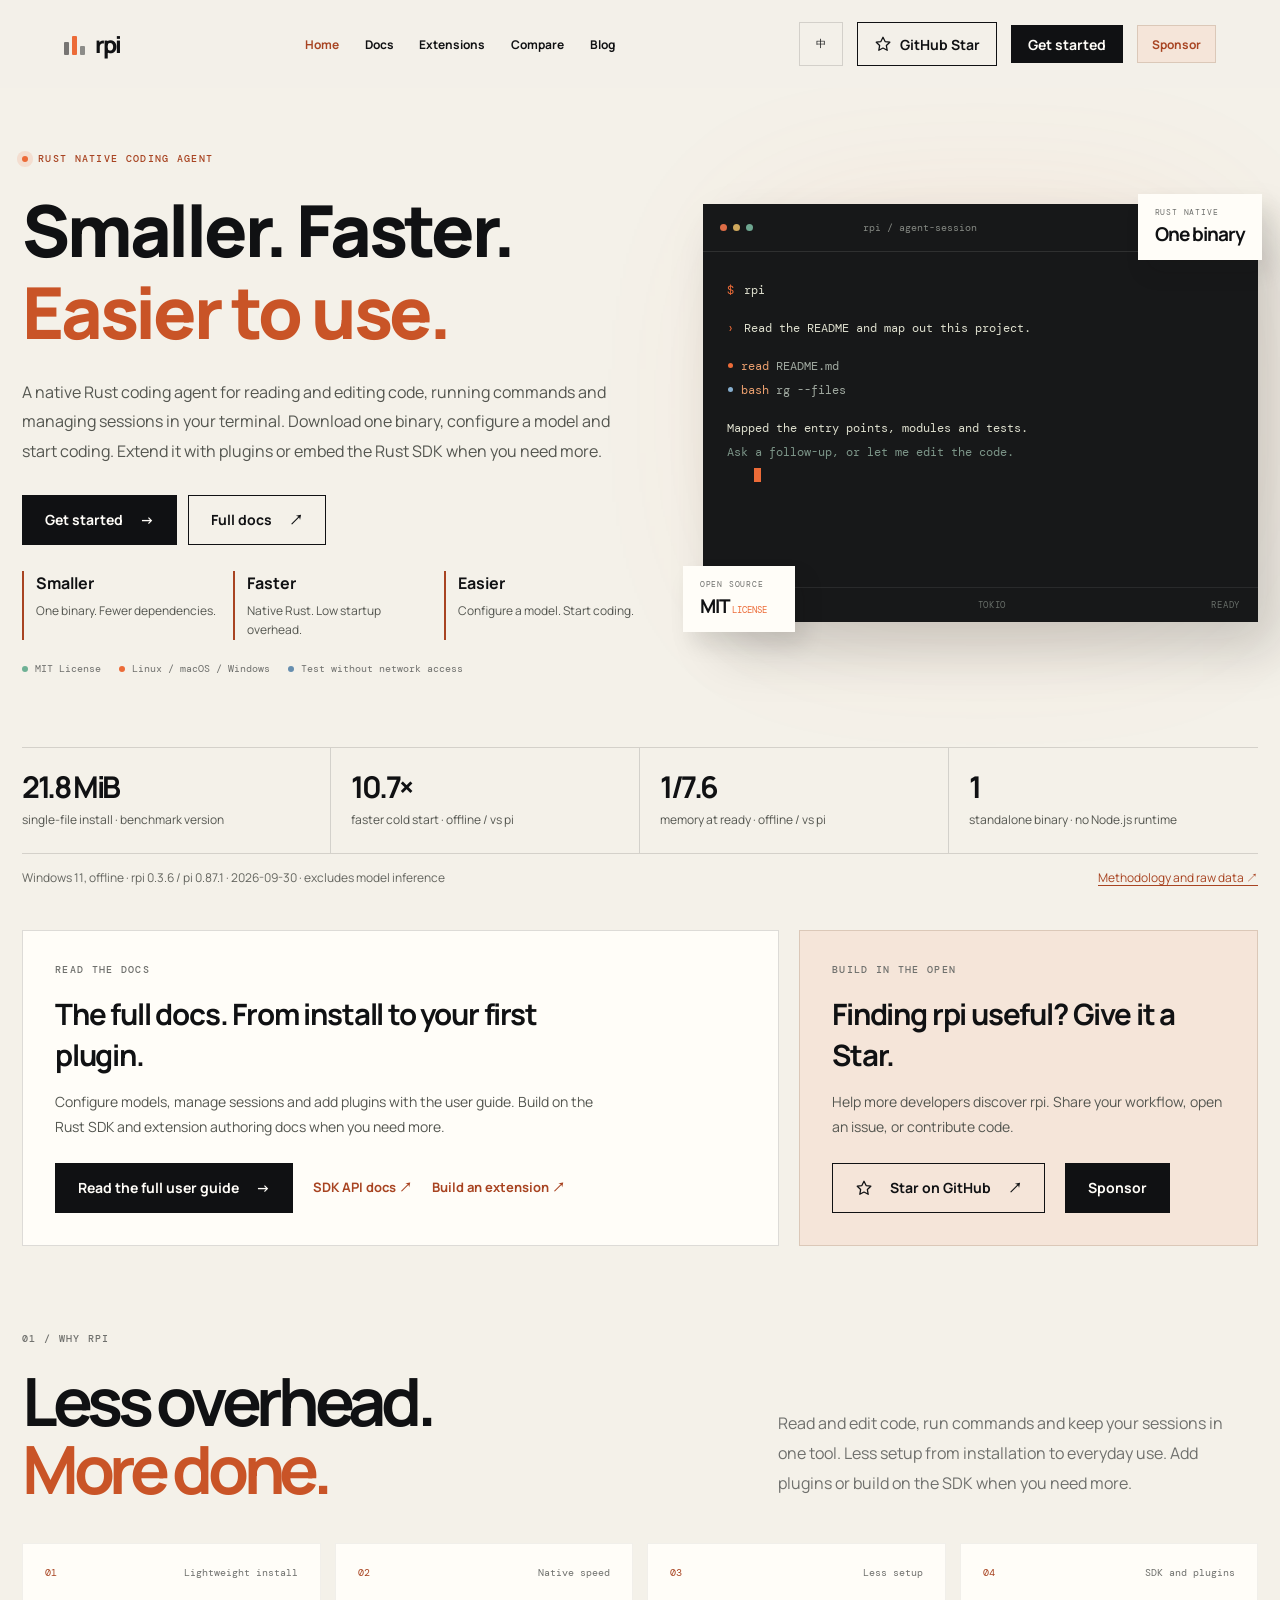
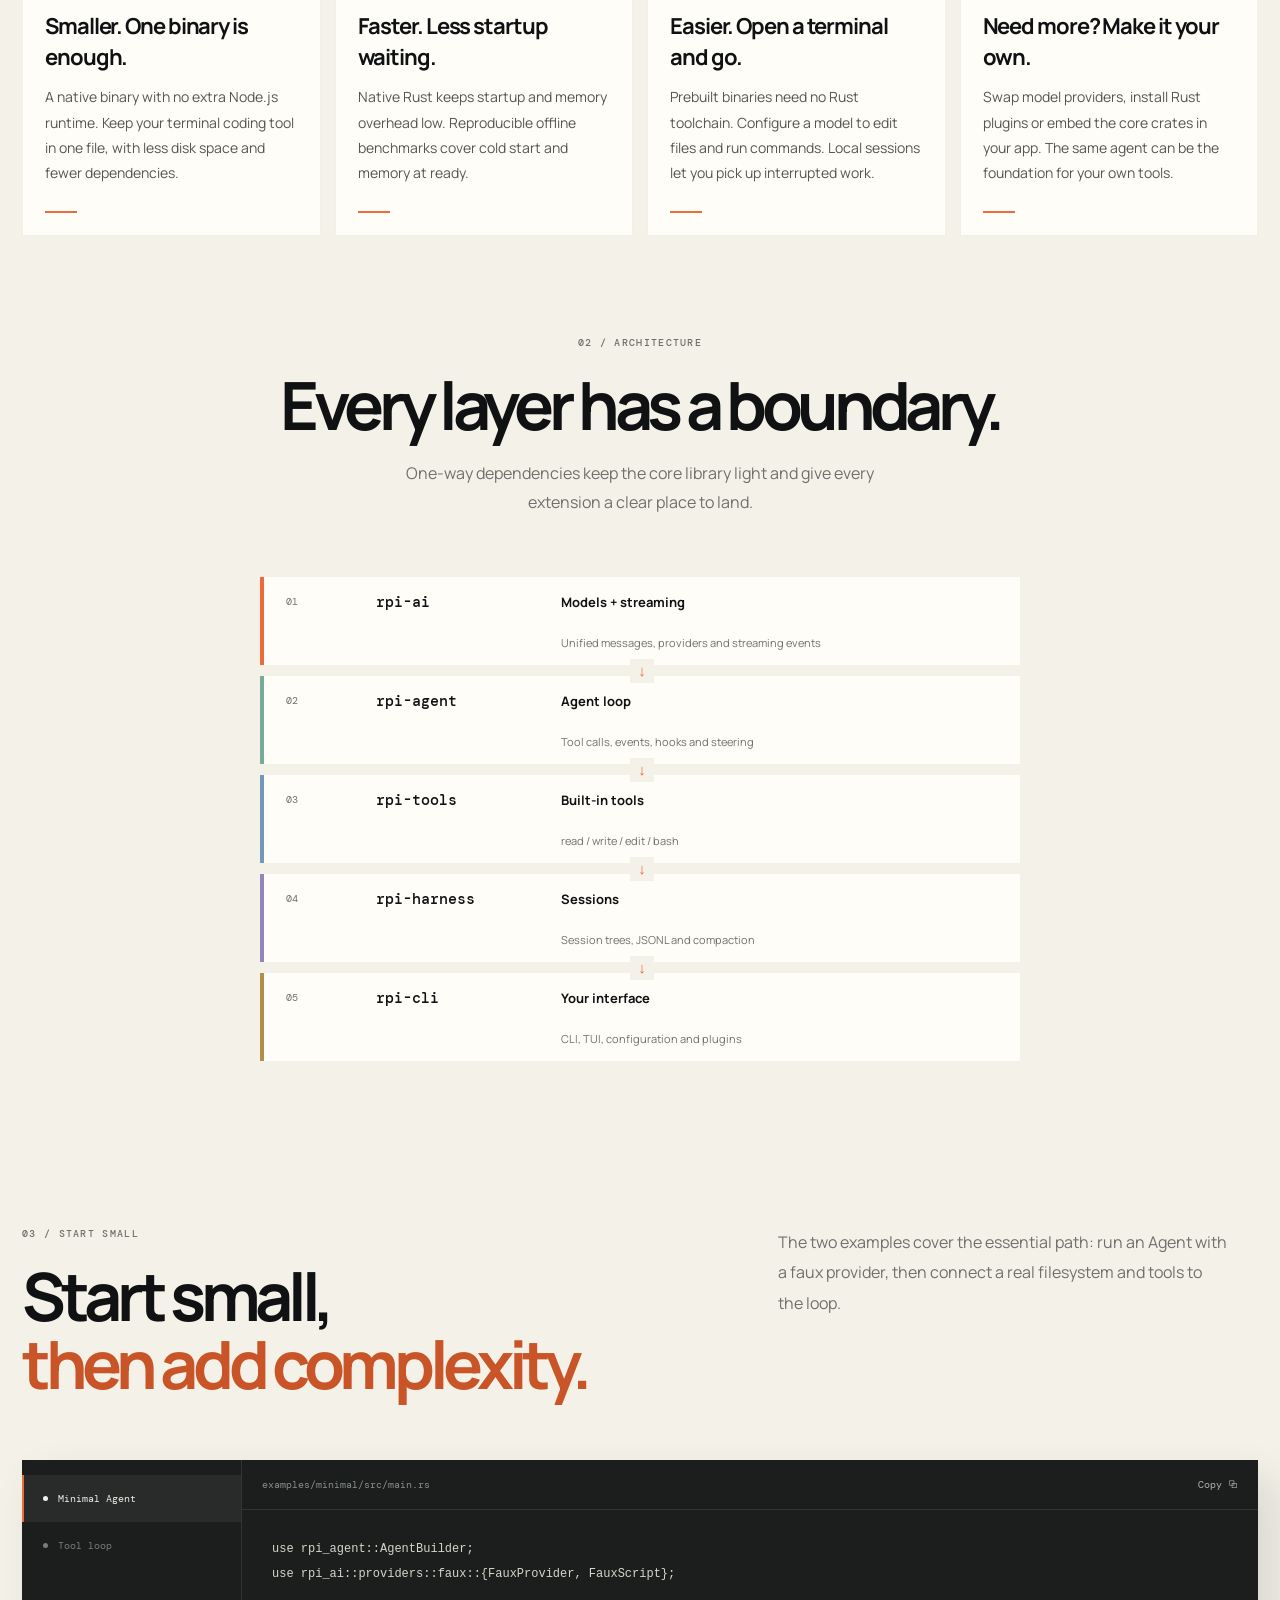
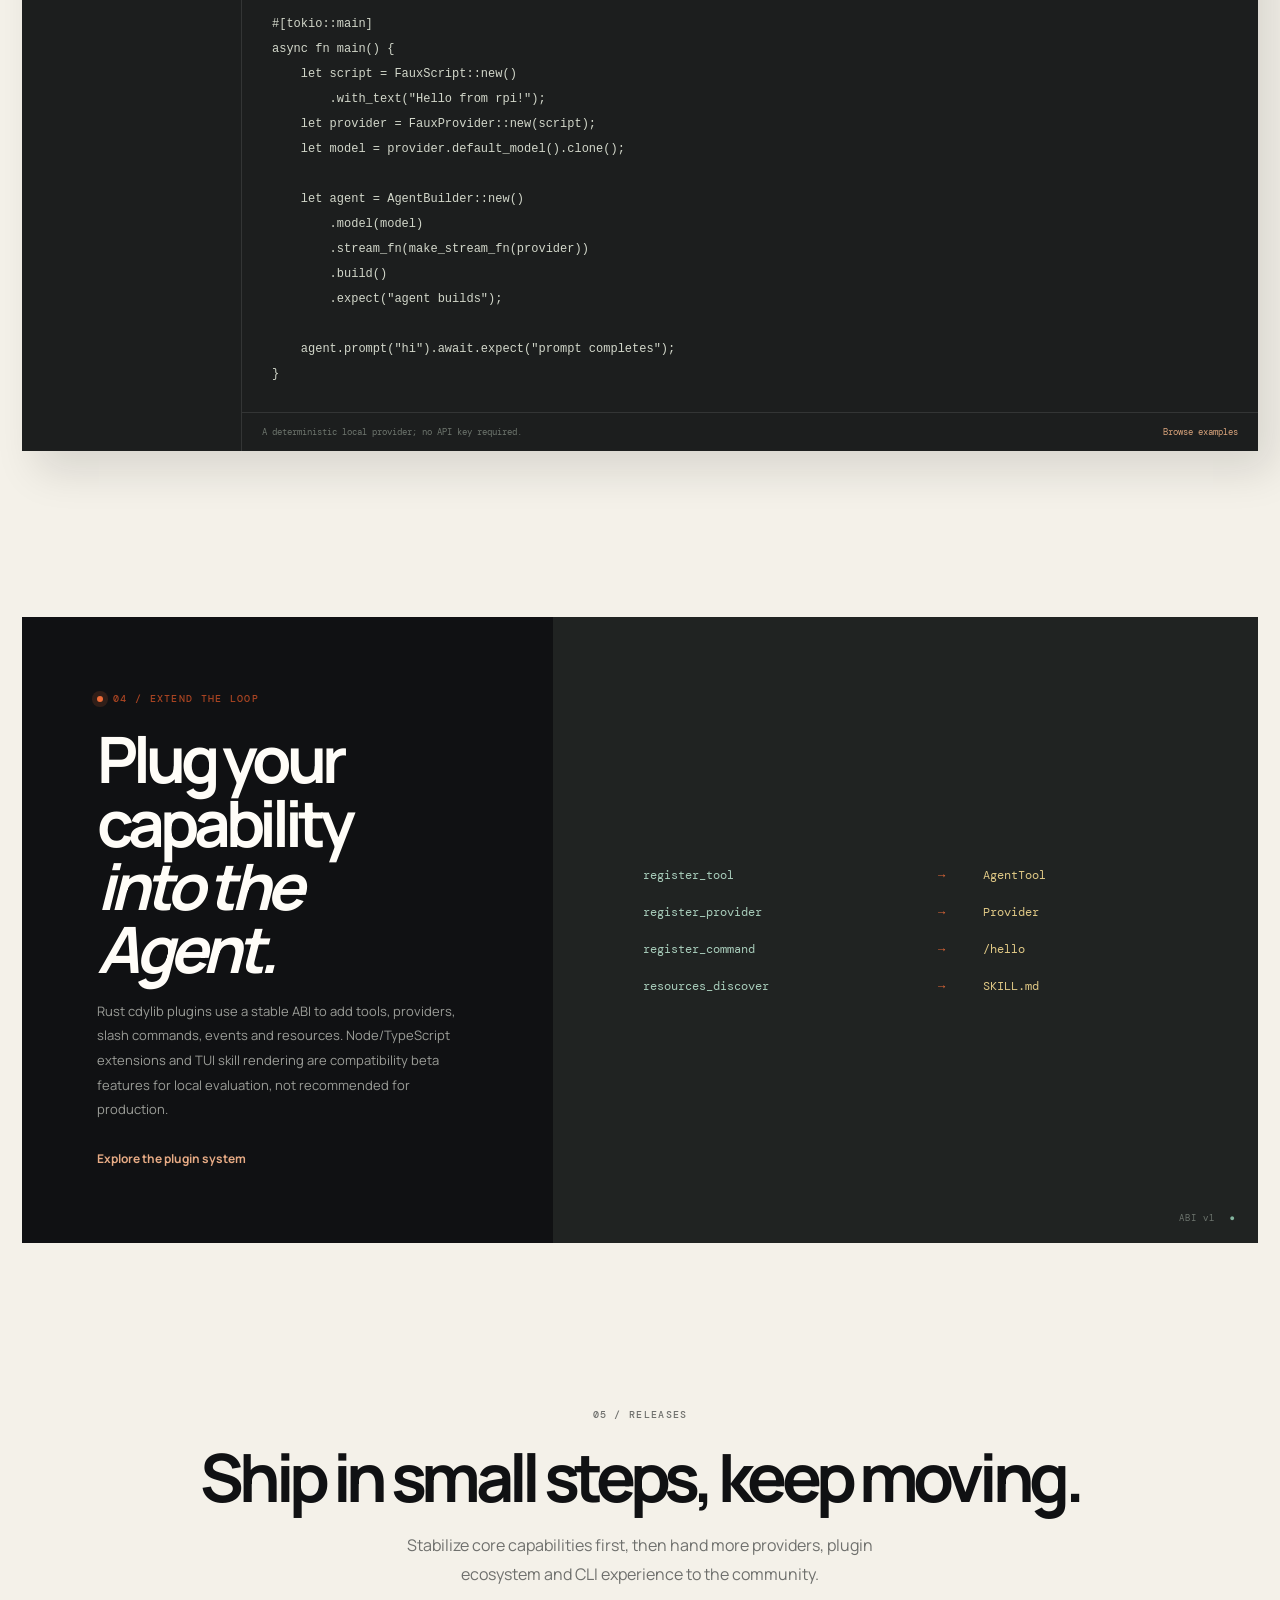
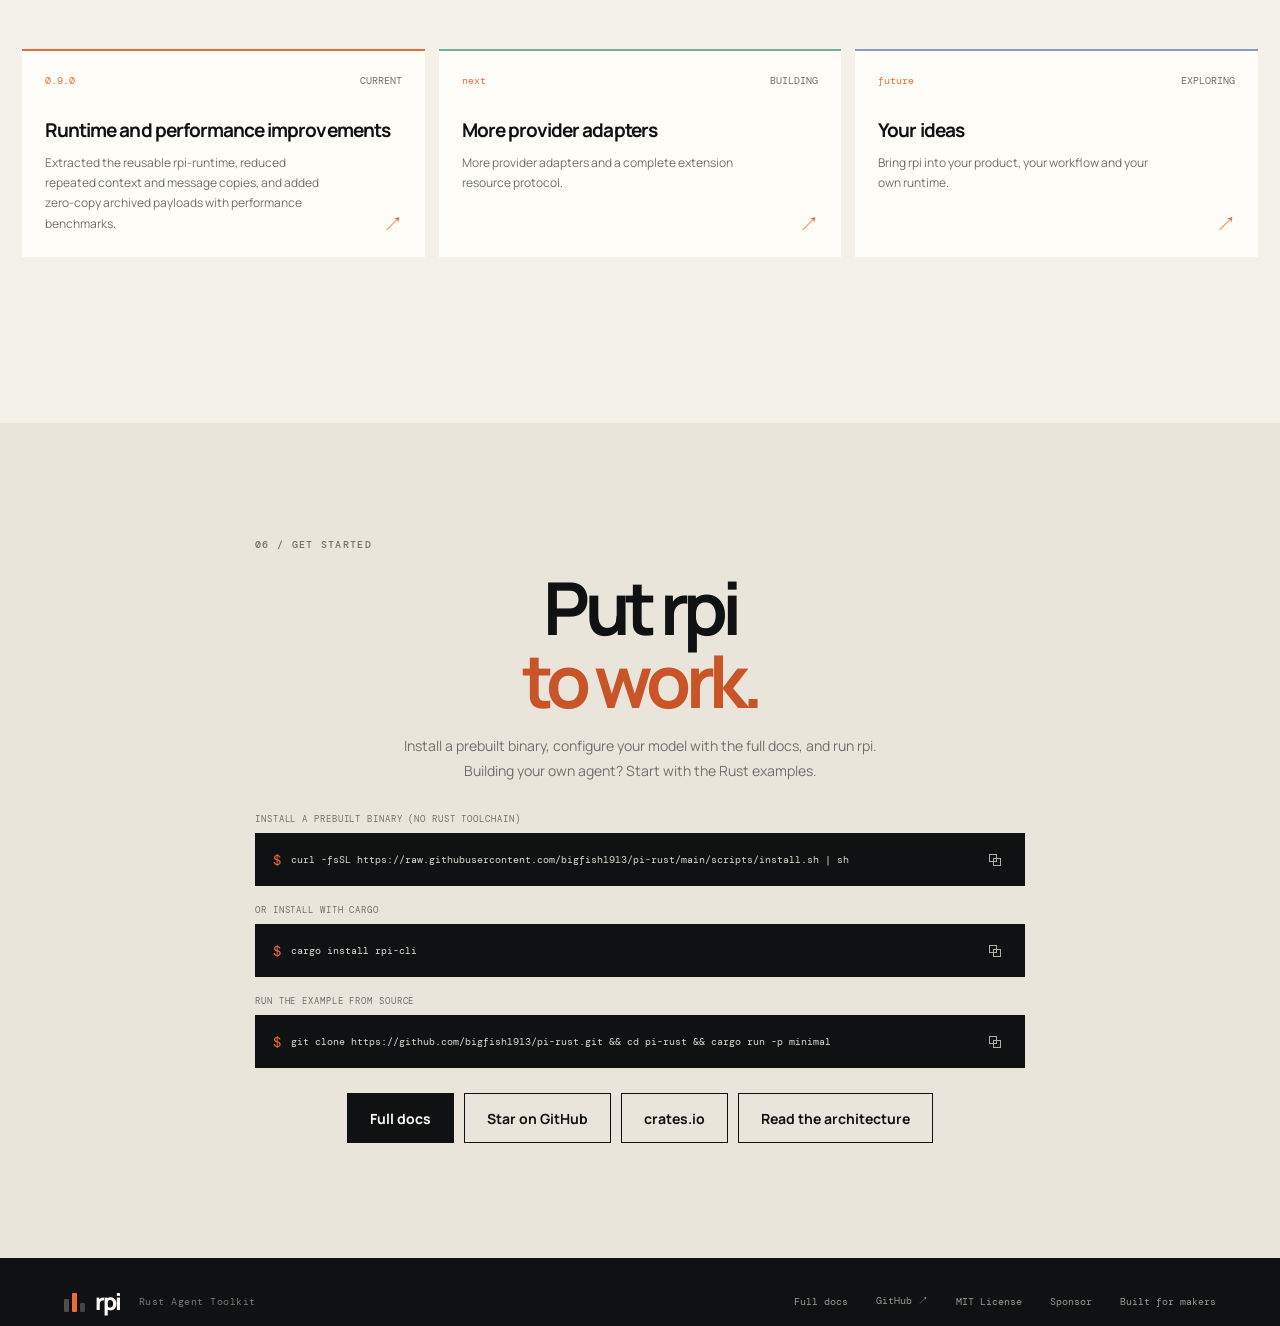
<file: website/index.html>
<!doctype html>
<html lang="zh-CN">
  <head>
    <meta charset="UTF-8" />
    <meta name="viewport" content="width=device-width, initial-scale=1.0" />
    <meta name="description" content="更小、更快、更方便的 Rust 编程 Agent。独立二进制、低启动开销、本地会话恢复：配置模型后即可在终端读写代码、执行命令，也能通过插件与 SDK 扩展。" />

    <link rel="canonical" href="https://rpi.laofu.online/" />
    <link rel="icon" type="image/svg+xml" href="./favicon.svg" />
    <link rel="apple-touch-icon" href="./apple-touch-icon.png" />
    <meta name="theme-color" content="#101113" />
    <meta name="robots" content="index, follow" />

    <meta property="og:type" content="WebSite" />
    <meta property="og:site_name" content="rpi" />
    <meta property="og:url" content="https://rpi.laofu.online/" />
    <meta property="og:title" content="rpi — 更小、更快、更方便的编程 Agent" />
    <meta property="og:description" content="更小、更快、更方便的 Rust 编程 Agent。独立二进制、低启动开销、本地会话恢复：配置模型后即可在终端读写代码、执行命令，也能通过插件与 SDK 扩展。" />
    <meta property="og:image" content="https://rpi.laofu.online/og-image.png" />
    <meta property="og:image:width" content="1200" />
    <meta property="og:image:height" content="630" />
    <meta property="og:image:alt" content="rpi interactive terminal session" />
    <meta property="og:locale" content="zh_CN" />
    <meta property="og:locale:alternate" content="en_US" />

    <meta name="twitter:card" content="summary_large_image" />
    <meta name="twitter:title" content="rpi — 更小、更快、更方便的编程 Agent" />
    <meta name="twitter:description" content="更小、更快、更方便的 Rust 编程 Agent。独立二进制、低启动开销、本地会话恢复：配置模型后即可在终端读写代码、执行命令，也能通过插件与 SDK 扩展。" />
    <meta name="twitter:image" content="https://rpi.laofu.online/og-image.png" />
    <title data-i18n="home.pageTitle">rpi — 更小、更快、更方便的编程 Agent</title>
    <link rel="preconnect" href="https://fonts.googleapis.com" />
    <link rel="preconnect" href="https://fonts.googleapis.com" crossorigin />
    <link href="https://fonts.googleapis.com/css2?family=DM+Mono:wght@400;500&family=Manrope:wght@400;500;600;700;800&display=swap" rel="stylesheet" />
    <link rel="stylesheet" href="./styles.css?v=20261014-qr-crop" />
    <script type="application/ld+json">
{
  "@context": "https://schema.org",
  "@type": "SoftwareSourceCode",
  "name": "rpi",
  "alternateName": "pi-rust",
  "description": "Rust-native, library-first coding-agent runtime: nine composable crates, a stable plugin ABI, crash-resumable sessions, and a terminal agent built on them.",
  "url": "https://rpi.laofu.online/",
  "codeRepository": "https://github.com/bigfish1913/pi-rust",
  "programmingLanguage": "Rust",
  "runtimePlatform": "Linux, macOS, Windows",
  "license": "https://github.com/bigfish1913/pi-rust/blob/main/LICENSE",
  "keywords": "rust, coding agent, llm agent, agent framework, cli, plugin abi, mcp",
  "author": {
    "@type": "Person",
    "name": "BigFish"
  },
  "offers": {
    "@type": "Offer",
    "price": "0",
    "priceCurrency": "USD"
  }
}
    </script>
    <script defer src="https://stat.laofu.online/script.js" data-website-id="ed386bec-9be6-486a-b184-d72a437dd346" data-performance="true"></script>
    <script defer src="https://stat.laofu.online/recorder.js" data-website-id="ed386bec-9be6-486a-b184-d72a437dd346"></script>
  </head>
  <body class="home-page">
    <div class="site-shell">
      <header class="topbar" data-sticky-header>
        <a class="brand" href="#top" aria-label="rpi home"><span class="brand-mark"><span></span><span></span><span></span></span><span>rpi</span></a>
        <nav class="desktop-nav" aria-label="主导航"><a class="is-current" href="#top" data-i18n="nav.home">首页</a><a href="./docs.html" data-i18n="nav.documentation">文档</a><a href="./packages.html" data-i18n="nav.packages">扩展</a><a href="./compare.html" data-i18n="nav.compare">对比</a><a href="https://blog.laofu.online/" target="_blank" rel="noreferrer" data-i18n="nav.blog">博客</a></nav>
        <div class="topbar-actions"><button class="language-switcher" type="button" data-language-toggle>EN</button><a class="button button-small button-star" aria-label="Star 支持" data-i18n-attr="aria-label|action.star" href="https://github.com/bigfish1913/pi-rust" target="_blank" rel="noreferrer"><svg class="star-icon" viewBox="0 0 24 24" fill="none" stroke="currentColor" stroke-width="1.7" stroke-linejoin="round" aria-hidden="true"><path d="m12 3 2.8 5.7 6.3.9-4.6 4.5 1.1 6.3-5.6-3-5.6 3 1.1-6.3L3 9.6l6.2-.9Z"/></svg><span data-i18n="action.star">Star 支持</span></a><a class="button button-small desktop-only" href="#get-started" data-i18n="nav.start">开始使用 <span aria-hidden="true">→</span></a><a class="button button-small button-sponsor" href="./support.html" target="_blank" rel="noopener noreferrer" data-i18n="support.author">赞助作者</a><button class="menu-toggle" type="button" aria-label="打开导航" data-i18n-attr="aria-label|nav.open" aria-expanded="false" data-menu-toggle><span></span><span></span></button></div>
      </header>
      <div class="mobile-menu" data-mobile-menu><a class="is-current" href="#top" data-i18n="nav.home">首页</a><a href="./docs.html" data-i18n="nav.documentation">文档</a><a href="./packages.html" data-i18n="nav.packages">扩展</a><a href="./compare.html" data-i18n="nav.compare">对比</a><a href="https://blog.laofu.online/" target="_blank" rel="noreferrer" data-i18n="nav.blog">博客</a></div>

      <main id="top">
        <section class="hero page-section">
          <div class="hero-copy">
            <div class="eyebrow"><span class="status-dot"></span><span data-content="hero.eyebrow">RUST NATIVE CODING AGENT</span></div>
            <h1 data-content="hero.title" data-content-html="true">更小，更快，<br /><em>更方便的 Agent。</em></h1>
            <p class="hero-lede" data-content="hero.description">一个 Rust 原生编程 Agent，把读写代码、执行命令和会话管理带进你的终端。下载独立二进制，配置模型就能开始；也支持插件扩展与 Rust SDK 嵌入。</p>
            <div class="hero-actions"><a class="button" href="#get-started"><span data-i18n="nav.start">开始使用</span><span aria-hidden="true">→</span></a><a class="button button-ghost" href="./guide.html"><span data-i18n="nav.fullDocs">完整文档</span><span aria-hidden="true">↗</span></a></div><ul class="hero-benefits"><li><strong data-i18n="hero.small">更小</strong><span data-i18n="hero.smallDetail">独立二进制，少一层依赖</span></li><li><strong data-i18n="hero.fast">更快</strong><span data-i18n="hero.fastDetail">Rust 原生，低启动开销</span></li><li><strong data-i18n="hero.easy">更方便</strong><span data-i18n="hero.easyDetail">配置模型，终端直接用</span></li></ul>
            <div class="hero-meta"><span><span class="meta-dot green"></span>MIT License</span><span><span class="meta-dot orange"></span>Linux / macOS / Windows</span><span><span class="meta-dot blue"></span><span data-i18n="hero.offline">无网络也能测试</span></span></div>
          </div>
          <div class="hero-visual" aria-label="rpi agent terminal preview">
            <div class="visual-glow"></div>
            <div class="terminal-window">
              <div class="terminal-bar"><div class="window-dots"><i></i><i></i><i></i></div><span class="terminal-title">rpi / agent-session</span><span class="terminal-preview" data-i18n="hero.preview">示例会话</span></div>
              <div class="terminal-body">
                <div class="terminal-line"><span class="prompt-mark">$</span><span class="syntax-text">rpi</span></div>
                <div class="terminal-line terminal-spacer"></div>
                <div class="terminal-line"><span class="prompt-mark">›</span><span class="syntax-text" data-i18n="hero.prompt">读一下 README，帮我梳理项目结构。</span></div>
                <div class="terminal-line terminal-spacer"></div>
                <div class="terminal-line"><span class="event-dot orange-fill"></span><span class="syntax-fn">read</span><span class="syntax-dim"> README.md</span></div>
                <div class="terminal-line"><span class="event-dot blue-fill"></span><span class="syntax-fn">bash</span><span class="syntax-dim"> rg --files</span></div>
                <div class="terminal-line terminal-spacer"></div>
                <div class="terminal-line syntax-text" data-i18n="hero.response">已梳理入口、核心模块和测试目录。</div>
                <div class="terminal-line syntax-comment" data-i18n="hero.next">你可以继续追问，也可以让我修改代码。</div>
                <div class="terminal-cursor"></div>
              </div>
              <div class="terminal-footer"><span>rpi-agent</span><span>tokio</span><span>ready</span></div>
            </div>
            <div class="floating-stat stat-top"><span class="stat-label">RUST NATIVE</span><strong data-i18n="hero.binary">一个二进制</strong></div><div class="floating-stat stat-bottom"><span class="stat-label">OPEN SOURCE</span><strong>MIT <span>LICENSE</span></strong></div>
          </div>
        </section>
        <section class="signal-strip" aria-label="项目指标"><div class="signal-item"><strong data-stat="stats.0.value">21.8 MiB</strong><span data-stat="stats.0.label">单文件安装体积 · 基准版本</span></div><div class="signal-item"><strong data-stat="stats.1.value">10.7×</strong><span data-stat="stats.1.label">冷启动更快 · 离线基准 / vs pi</span></div><div class="signal-item"><strong data-stat="stats.2.value">1/7.6</strong><span data-stat="stats.2.label">启动后内存 · 离线基准 / vs pi</span></div><div class="signal-item"><strong data-stat="stats.3.value">1</strong><span data-stat="stats.3.label">独立二进制 · 无需 Node.js 运行时</span></div></section>
        <div class="benchmark-note page-section"><span data-i18n="home.benchmarkNote">Windows 11 离线基准 · rpi 0.3.6 / pi 0.87.1 · 2026-09-30 · 不含模型推理</span><a href="https://github.com/bigfish1913/pi-rust/blob/main/docs/performance/benchmark-vs-pi.md" target="_blank" rel="noreferrer" data-i18n="home.benchmarkLink">查看测量方法与数据 ↗</a></div>
        <section class="home-resources page-section" aria-label="文档与开源支持" data-i18n-attr="aria-label|home.resourcesLabel">
          <article class="resource-card resource-docs"><div class="eyebrow eyebrow-dark">READ THE DOCS</div><h2 data-i18n="home.docsTitle">从安装到扩展，完整文档都在这里。</h2><p data-i18n="home.docsBody">跟着使用手册配置模型、管理会话、安装插件；用 SDK 文档和扩展指南，把 Agent 接进自己的产品。</p><div class="resource-links"><a class="button" href="./guide.html"><span data-i18n="home.userGuide">阅读完整使用手册</span><span aria-hidden="true">→</span></a><a href="./docs.html?mode=sdk" data-i18n="home.sdkDocs">SDK 文档 ↗</a><a href="./guide.html?doc=extension-authoring" data-i18n="home.extensionGuide">扩展开发指南 ↗</a></div></article>
          <article class="resource-card resource-support"><div class="eyebrow eyebrow-dark">BUILD IN THE OPEN</div><h2 data-i18n="home.starTitle">觉得有用？<br />给 rpi 一颗 Star。</h2><p data-i18n="home.starBody">让更多开发者发现 rpi。也欢迎提交 Issue、分享用法，或一起贡献代码。</p><div class="resource-links"><a class="button button-ghost" href="https://github.com/bigfish1913/pi-rust" target="_blank" rel="noreferrer"><svg class="star-icon" viewBox="0 0 24 24" fill="none" stroke="currentColor" stroke-width="1.7" stroke-linejoin="round" aria-hidden="true"><path d="m12 3 2.8 5.7 6.3.9-4.6 4.5 1.1 6.3-5.6-3-5.6 3 1.1-6.3L3 9.6l6.2-.9Z"/></svg><span data-i18n="action.starLong">Star on GitHub</span><span aria-hidden="true">↗</span></a><a class="button" href="./support.html" target="_blank" rel="noopener noreferrer" data-i18n="support.author">赞助作者</a></div></article>
        </section>

        <section class="intro page-section" id="why"><div class="section-heading split-heading"><div><div class="eyebrow eyebrow-dark">01 / WHY RPI</div><h2 data-i18n-html="section.whyTitle">从一条 prompt，<br /><span>长出完整系统。</span></h2></div><p data-i18n="section.whyBody">Agent 不应该被锁在一个 CLI 里。rpi 把模型、循环、工具、会话和终端体验拆成可以独立替换的 Rust 层，让你从最小实验开始，逐步长成自己的产品。</p></div><div class="feature-grid" data-features></div></section>
        <section class="architecture-section page-section" id="architecture"><div class="section-heading centered-heading"><div class="eyebrow eyebrow-dark">02 / ARCHITECTURE</div><h2 data-i18n="section.architectureTitle">每一层都有自己的边界。</h2><p data-i18n="section.architectureBody">从 Provider 到 CLI，单向依赖让核心库保持轻盈，也让你的扩展有明确的落点。</p></div><div class="architecture-map" data-architecture></div></section>
        <section class="examples-section page-section" id="examples"><div class="section-heading split-heading examples-heading"><div><div class="eyebrow eyebrow-dark">03 / START SMALL</div><h2 data-i18n-html="section.startTitle">先跑起来，<br /><span>再加复杂度。</span></h2></div><p data-i18n="section.startBody">两个示例覆盖最重要的学习路径：先用 faux provider 跑通 Agent，再把真实文件系统和工具接进循环。</p></div><div class="code-lab"><div class="code-tabs" role="tablist" aria-label="代码示例" data-example-tabs></div><div class="code-panel"><div class="code-panel-top"><span class="code-file" data-code-file>examples/minimal/src/main.rs</span><button class="copy-button" type="button" data-copy-code data-i18n-attr="aria-label|action.copyCode"><span data-i18n="action.copy">复制</span> <span aria-hidden="true">⧉</span></button></div><pre><code data-code-content></code></pre><div class="code-panel-foot"><span data-code-note>确定性的本地 provider，不需要 API key。</span><a href="https://github.com/bigfish1913/pi-rust/tree/main/examples" target="_blank" rel="noreferrer" data-i18n="action.examples">浏览 examples ↗</a></div></div></div></section>
        <section class="extension-section page-section"><div class="extension-card"><div class="extension-copy"><div class="eyebrow"><span class="status-dot"></span>04 / EXTEND THE LOOP</div><h2 data-i18n-html="section.extensionTitle">把你的能力<br /><em>插进 Agent。</em></h2><p data-i18n="section.extensionBody">Rust cdylib 插件通过稳定 ABI 接入 Tool、Provider、Slash Command、事件和资源发现。宿主保留生命周期，插件只关注自己的能力。</p><a class="text-link light-link" href="./docs.html#extensions" data-i18n="action.learnExtensions">了解插件系统 <span aria-hidden="true">→</span></a></div><div class="extension-terminal" aria-hidden="true"><div class="extension-row"><span class="extension-key">register_tool</span><span class="extension-arrow">→</span><span class="extension-value">AgentTool</span></div><div class="extension-row"><span class="extension-key">register_provider</span><span class="extension-arrow">→</span><span class="extension-value">Provider</span></div><div class="extension-row"><span class="extension-key">register_command</span><span class="extension-arrow">→</span><span class="extension-value">/hello</span></div><div class="extension-row"><span class="extension-key">resources_discover</span><span class="extension-arrow">→</span><span class="extension-value">SKILL.md</span></div><div class="extension-corner">ABI v1 <span>●</span></div></div></div></section>
        <section class="release-section page-section" id="release"><div class="section-heading centered-heading"><div class="eyebrow eyebrow-dark">05 / RELEASES</div><h2 data-i18n="section.releaseTitle">小步发布，持续靠近。</h2><p data-i18n="section.releaseBody">核心能力优先稳定下来，再把更多 Provider、插件生态和 CLI 体验交给社区。</p></div><div class="release-grid" data-releases></div></section>
        <section class="get-started-section page-section" id="get-started"><div class="get-started-inner"><div class="eyebrow eyebrow-dark">06 / GET STARTED</div><h2 data-i18n-html="section.startedTitle">你的 Agent，<br /><span>从这里开始。</span></h2><p data-i18n="section.startedBody">想直接使用 CLI 就安装 rpi-cli；想研究 Agent loop，再拉源码运行 faux provider。</p><div class="command-stack"><div class="command-label" data-i18n="section.installBinary">安装预编译二进制（无需 Rust 工具链）</div><div class="command-box"><span class="command-prompt">$</span><code>curl -fsSL https://raw.githubusercontent.com/bigfish1913/pi-rust/main/scripts/install.sh | sh</code><button type="button" data-copy-command data-i18n-attr="aria-label|action.copy">⧉</button></div><div class="command-label" data-i18n="section.installCli">直接安装 CLI</div><div class="command-box"><span class="command-prompt">$</span><code>cargo install rpi-cli</code><button type="button" data-copy-command data-i18n-attr="aria-label|action.copy">⧉</button></div><div class="command-label" data-i18n="section.runExample">从源码运行示例</div><div class="command-box"><span class="command-prompt">$</span><code>git clone https://github.com/bigfish1913/pi-rust.git && cd pi-rust && cargo run -p minimal</code><button type="button" data-copy-command data-i18n-attr="aria-label|action.copy">⧉</button></div></div><div class="get-started-links"><a class="button" href="./guide.html" data-i18n="nav.fullDocs">完整文档</a><a class="button button-ghost" href="https://github.com/bigfish1913/pi-rust" target="_blank" rel="noreferrer" data-i18n="action.starLong">Star on GitHub</a><a class="button button-ghost" href="https://crates.io/crates/rpi-cli" target="_blank" rel="noreferrer" data-i18n="action.crates">crates.io <span aria-hidden="true">↗</span></a><a class="button button-ghost" href="https://github.com/bigfish1913/pi-rust/blob/main/docs/architecture/overview.md" target="_blank" rel="noreferrer" data-i18n="action.readArchitecture">读架构文档 <span aria-hidden="true">→</span></a></div></div></section>


      </main>
      <footer class="footer"><div class="footer-brand"><span class="brand-mark"><span></span><span></span><span></span></span><span>rpi</span><span class="footer-tagline">Rust Agent Toolkit</span></div><div class="footer-links"><a href="./guide.html" data-i18n="nav.fullDocs">完整文档</a><a href="https://github.com/bigfish1913/pi-rust" target="_blank" rel="noreferrer">GitHub ↗</a><a href="https://github.com/bigfish1913/pi-rust/blob/main/LICENSE" target="_blank" rel="noreferrer">MIT License</a><a href="./support.html" target="_blank" rel="noopener noreferrer" data-i18n="support.author">赞助作者</a><span data-i18n="footer.makers">Built for makers</span></div></footer>
      <div class="toast" role="status" aria-live="polite" data-toast></div>
    </div>
    <script src="./app.js?v=20261014-language-fix" type="module"></script>
  </body>
</html>
</file>
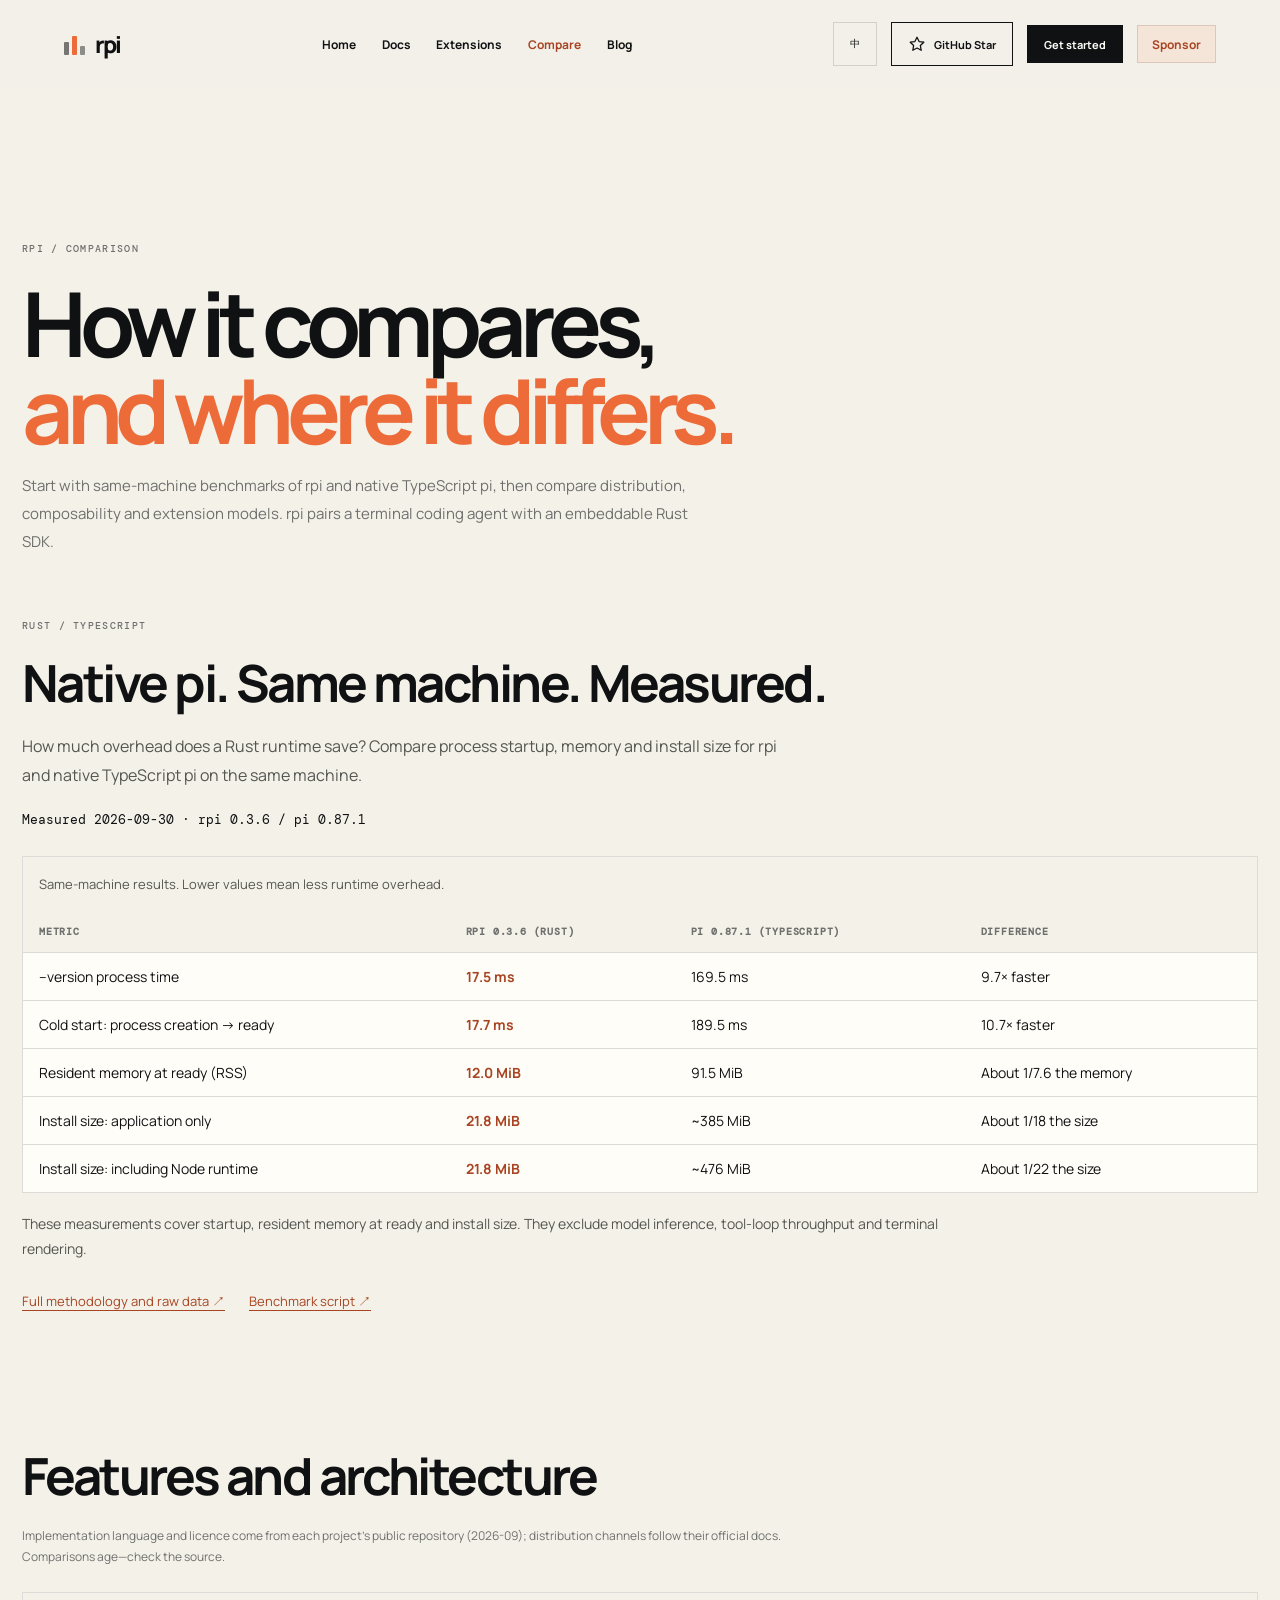
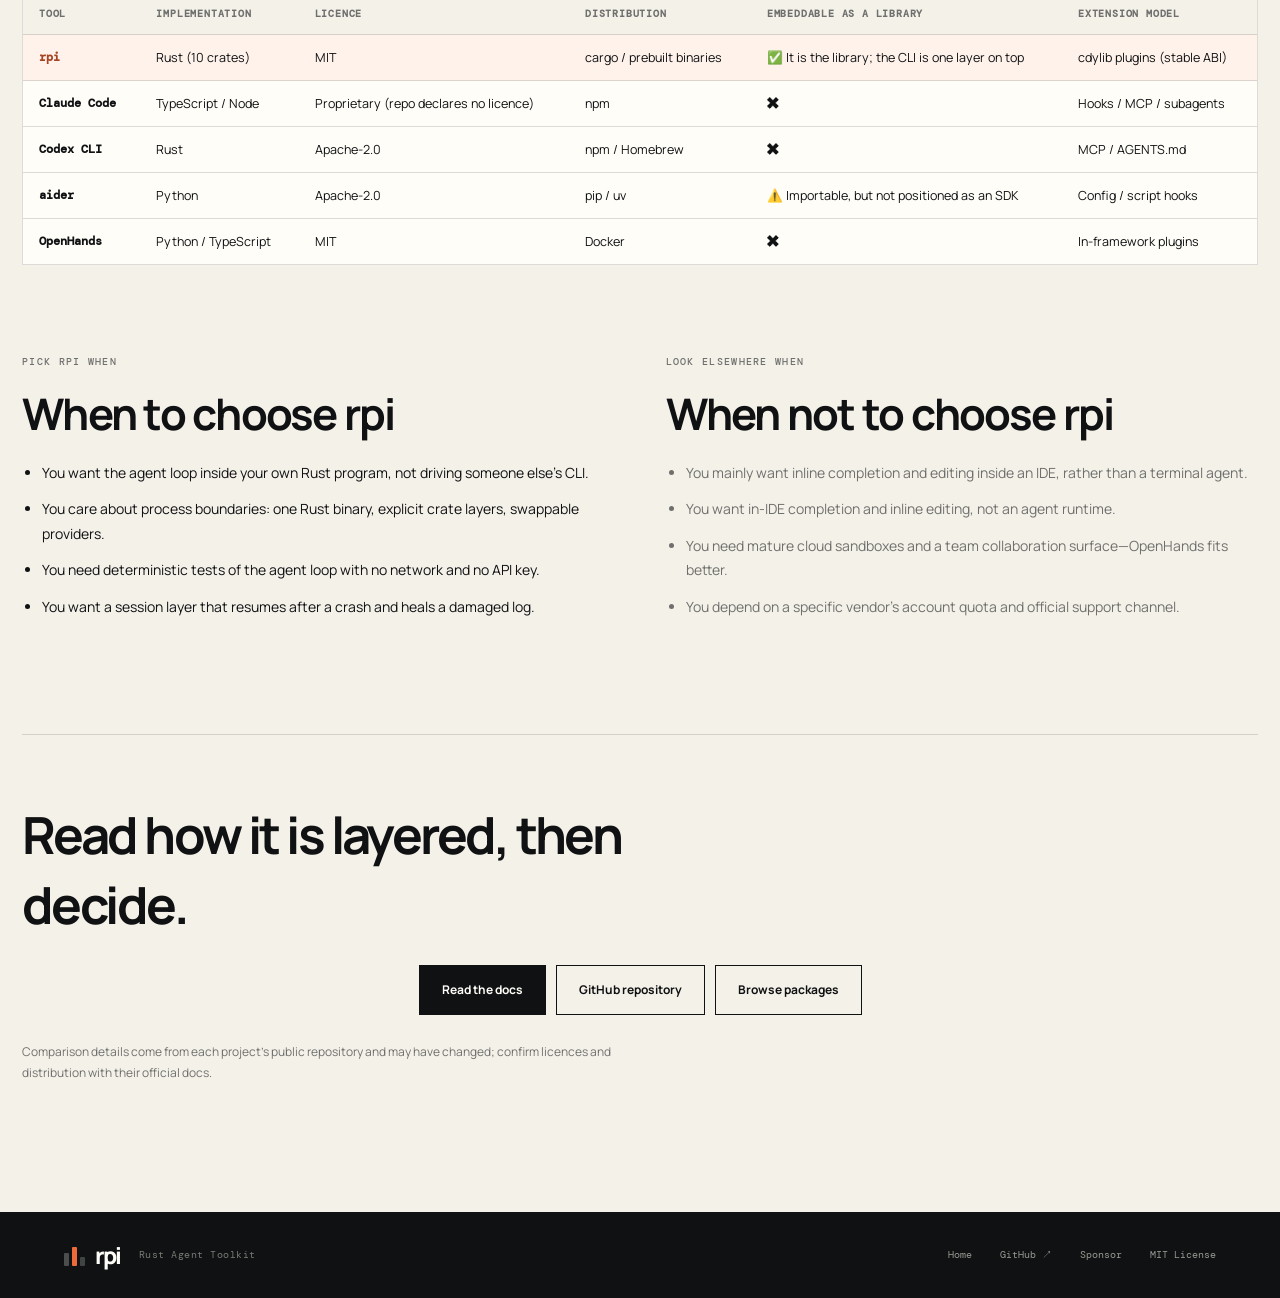
<file: website/compare.html>
<!doctype html>
<html lang="zh-CN">
  <head>
    <meta charset="UTF-8" />
    <meta name="viewport" content="width=device-width, initial-scale=1.0" />
    <meta name="description" content="rpi 与原生 TypeScript pi 的冷启动、内存与安装体积同机实测，以及与 Claude Code、Codex CLI、aider、OpenHands 的功能与架构对比。包含测试版本、环境、方法与原始数据。" />

    <link rel="canonical" href="https://rpi.laofu.online/compare.html" />
    <link rel="icon" type="image/svg+xml" href="./favicon.svg" />
    <link rel="apple-touch-icon" href="./apple-touch-icon.png" />
    <meta name="theme-color" content="#101113" />
    <meta name="robots" content="index, follow" />

    <meta property="og:type" content="article" />
    <meta property="og:site_name" content="rpi" />
    <meta property="og:url" content="https://rpi.laofu.online/compare.html" />
    <meta property="og:title" content="rpi vs pi · Claude Code · Codex CLI · aider · OpenHands" />
    <meta property="og:description" content="rpi 与原生 TypeScript pi 的冷启动、内存与安装体积同机实测，以及与 Claude Code、Codex CLI、aider、OpenHands 的功能与架构对比。包含测试版本、环境、方法与原始数据。" />
    <meta property="og:image" content="https://rpi.laofu.online/og-image.png" />
    <meta property="og:image:width" content="1200" />
    <meta property="og:image:height" content="630" />
    <meta property="og:image:alt" content="rpi interactive terminal session" />
    <meta property="og:locale" content="zh_CN" />
    <meta property="og:locale:alternate" content="en_US" />

    <meta name="twitter:card" content="summary_large_image" />
    <meta name="twitter:title" content="rpi vs pi · Claude Code · Codex CLI · aider · OpenHands" />
    <meta name="twitter:description" content="rpi 与原生 TypeScript pi 的冷启动、内存与安装体积同机实测，以及与 Claude Code、Codex CLI、aider、OpenHands 的功能与架构对比。包含测试版本、环境、方法与原始数据。" />
    <meta name="twitter:image" content="https://rpi.laofu.online/og-image.png" />
    <title>对比 · rpi — Rust coding-agent runtime</title>
    <link rel="preconnect" href="https://fonts.googleapis.com" />
    <link rel="preconnect" href="https://fonts.gstatic.com" crossorigin />
    <link href="https://fonts.googleapis.com/css2?family=DM+Mono:wght@400;500&family=Manrope:wght@400;500;600;700;800&display=swap" rel="stylesheet" />
    <link rel="stylesheet" href="./styles.css?v=20261014-qr-crop" />
    <script defer src="https://stat.laofu.online/script.js" data-website-id="ed386bec-9be6-486a-b184-d72a437dd346" data-performance="true"></script>
    <script defer src="https://stat.laofu.online/recorder.js" data-website-id="ed386bec-9be6-486a-b184-d72a437dd346"></script>
  </head>
  <body class="compare-page">
    <div class="site-shell">
      <header class="topbar" data-sticky-header>
        <a class="brand" href="./index.html#top" aria-label="rpi home"><span class="brand-mark"><span></span><span></span><span></span></span><span>rpi</span></a>
        <nav class="desktop-nav" aria-label="主导航"><a href="./index.html#top" data-i18n="nav.home">首页</a><a href="./docs.html" data-i18n="nav.documentation">文档</a><a href="./packages.html" data-i18n="nav.packages">扩展</a><a class="is-current" href="./compare.html" data-i18n="nav.compare">对比</a><a href="https://blog.laofu.online/" target="_blank" rel="noreferrer" data-i18n="nav.blog">博客</a></nav>
        <div class="topbar-actions"><button class="language-switcher" type="button" data-language-toggle>EN</button><a class="button button-small button-star" aria-label="Star 支持" data-i18n-attr="aria-label|action.star" href="https://github.com/bigfish1913/pi-rust" target="_blank" rel="noreferrer"><svg class="star-icon" viewBox="0 0 24 24" fill="none" stroke="currentColor" stroke-width="1.7" stroke-linejoin="round" aria-hidden="true"><path d="m12 3 2.8 5.7 6.3.9-4.6 4.5 1.1 6.3-5.6-3-5.6 3 1.1-6.3L3 9.6l6.2-.9Z"/></svg><span data-i18n="action.star">Star 支持</span></a><a class="button button-small desktop-only" href="./index.html#get-started" data-i18n="nav.start">开始使用 <span aria-hidden="true">→</span></a><a class="button button-small button-sponsor" href="./support.html" target="_blank" rel="noopener noreferrer" data-i18n="support.author">赞助作者</a><button class="menu-toggle" type="button" aria-label="打开导航" data-i18n-attr="aria-label|nav.open" aria-expanded="false" data-menu-toggle><span></span><span></span></button></div>
      </header>
      <div class="mobile-menu" data-mobile-menu><a href="./index.html#top" data-i18n="nav.home">首页</a><a href="./docs.html" data-i18n="nav.documentation">文档</a><a href="./packages.html" data-i18n="nav.packages">扩展</a><a class="is-current" href="./compare.html" data-i18n="nav.compare">对比</a><a href="https://blog.laofu.online/" target="_blank" rel="noreferrer" data-i18n="nav.blog">博客</a></div>

      <main>
        <section class="compare-hero page-section">
          <div class="eyebrow eyebrow-dark" data-i18n="compare.eyebrow">RPI / 对比</div>
          <h1 data-i18n-html="compare.heroTitle">和别人比，<br /><em>差别在哪。</em></h1>
          <p data-i18n="compare.heroBody">先看 rpi 与原生 TypeScript pi 的同机性能实测，再比较分发方式、可组合性与扩展模型。rpi 提供终端编程 Agent，也把同一套能力开放为 Rust SDK。</p>
        </section>


        <section class="compare-performance page-section" id="pi-performance" aria-labelledby="pi-performance-title">
          <div class="eyebrow eyebrow-dark">RUST / TYPESCRIPT</div>
          <h2 id="pi-performance-title" data-i18n="compare.performance.title">与原生 pi，同机实测。</h2>
          <p class="performance-intro" data-i18n="compare.performance.intro">Rust 原生的运行时开销有多小？对同一台机器上的 rpi 和原生 TypeScript pi，比较进程启动、内存与安装体积。</p>
          <p class="performance-versions" data-i18n="compare.performance.versions">测试日期 2026-09-30 · rpi 0.3.6 / pi 0.87.1</p>
          <div class="compare-table-wrap performance-table-wrap" tabindex="0" role="region" aria-label="rpi 与原生 TypeScript pi 性能数据" data-i18n-attr="aria-label|compare.performance.tableLabel">
            <table class="compare-table performance-table">
              <caption data-i18n="compare.performance.tableCaption">同机基准结果；数值越小，运行时开销越低。</caption>
              <thead><tr><th scope="col" data-i18n="compare.performance.metric">指标</th><th scope="col" data-i18n="compare.performance.rpiColumn">rpi 0.3.6（Rust）</th><th scope="col" data-i18n="compare.performance.piColumn">pi 0.87.1（TypeScript）</th><th scope="col" data-i18n="compare.performance.difference">差异</th></tr></thead>
              <tbody>
                  <tr><th scope="row" data-i18n="compare.performance.versionTime">--version 启动耗时</th><td>17.5 ms</td><td>169.5 ms</td><td data-i18n="compare.performance.versionGain">快 9.7×</td></tr>
                  <tr><th scope="row" data-i18n="compare.performance.readyTime">冷启动：进程启动 → 会话就绪</th><td>17.7 ms</td><td>189.5 ms</td><td data-i18n="compare.performance.coldGain">快 10.7×</td></tr>
                  <tr><th scope="row" data-i18n="compare.performance.rss">会话就绪时驻留内存（RSS）</th><td>12.0 MiB</td><td>91.5 MiB</td><td data-i18n="compare.performance.memoryGain">约 1/7.6 内存</td></tr>
                  <tr><th scope="row" data-i18n="compare.performance.disk">安装体积：仅应用</th><td>21.8 MiB</td><td>~385 MiB</td><td data-i18n="compare.performance.installGain">约 1/18 体积</td></tr>
                  <tr><th scope="row" data-i18n="compare.performance.diskWithRuntime">安装体积：包含 Node 运行时</th><td>21.8 MiB</td><td>~476 MiB</td><td data-i18n="compare.performance.diskRuntimeGain">约 1/22 体积</td></tr>
              </tbody>
            </table>
          </div>
          <p class="performance-scope" data-i18n="compare.performance.scope">这里测量进程启动、就绪时内存与安装体积，不包含模型推理、工具循环吞吐或终端渲染性能。</p>
          <div class="performance-sources"><a href="https://github.com/bigfish1913/pi-rust/blob/main/docs/performance/benchmark-vs-pi.md" target="_blank" rel="noreferrer" data-i18n="compare.performance.rawData">完整方法与原始数据 ↗</a><a href="https://github.com/bigfish1913/pi-rust/blob/main/scripts/bench-vs-pi.mjs" target="_blank" rel="noreferrer" data-i18n="compare.performance.script">查看基准脚本 ↗</a></div>
        </section>

        <section class="compare-table-section page-section">
          <h2 class="comparison-structure-title" data-i18n="compare.structureTitle">功能与架构对比</h2>
          <p class="compare-note" data-i18n="compare.tableNote">语言与许可证取自各项目官方仓库（2026-09），分发方式以各自官方文档为准。对比会过时，请以官方为准。</p>

          <div class="compare-table-wrap">
            <table class="compare-table">
              <thead>
                <tr>
                  <th scope="col" data-i18n="compare.th.tool">工具</th>
                  <th scope="col" data-i18n="compare.th.impl">实现</th>
                  <th scope="col" data-i18n="compare.th.license">许可证</th>
                  <th scope="col" data-i18n="compare.th.dist">分发</th>
                  <th scope="col" data-i18n="compare.th.embed">当库嵌入</th>
                  <th scope="col" data-i18n="compare.th.extend">扩展模型</th>
                </tr>
              </thead>
              <tbody>
                <tr class="is-rpi">
                  <th scope="row">rpi</th>
                  <td data-i18n="compare.rpi.impl">Rust（10 个 crate）</td>
                  <td data-i18n="compare.rpi.license">MIT</td>
                  <td data-i18n="compare.rpi.dist">cargo / 预编译二进制</td>
                  <td data-i18n="compare.rpi.embed">✅ 就是库，CLI 只是其中一层</td>
                  <td data-i18n="compare.rpi.extend">cdylib 插件（稳定 ABI）</td>
                </tr>
                <tr>
                  <th scope="row">Claude Code</th>
                  <td data-i18n="compare.claude.impl">TypeScript / Node</td>
                  <td data-i18n="compare.claude.license">闭源（仓库未声明许可证）</td>
                  <td data-i18n="compare.claude.dist">npm</td>
                  <td data-i18n="compare.claude.embed">✖</td>
                  <td data-i18n="compare.claude.extend">Hooks / MCP / 子代理</td>
                </tr>
                <tr>
                  <th scope="row">Codex CLI</th>
                  <td data-i18n="compare.codex.impl">Rust</td>
                  <td data-i18n="compare.codex.license">Apache-2.0</td>
                  <td data-i18n="compare.codex.dist">npm / Homebrew</td>
                  <td data-i18n="compare.codex.embed">✖</td>
                  <td data-i18n="compare.codex.extend">MCP / AGENTS.md</td>
                </tr>
                <tr>
                  <th scope="row">aider</th>
                  <td data-i18n="compare.aider.impl">Python</td>
                  <td data-i18n="compare.aider.license">Apache-2.0</td>
                  <td data-i18n="compare.aider.dist">pip / uv</td>
                  <td data-i18n="compare.aider.embed">⚠️ 可 import，但不是 SDK 定位</td>
                  <td data-i18n="compare.aider.extend">配置 / 脚本钩子</td>
                </tr>
                <tr>
                  <th scope="row">OpenHands</th>
                  <td data-i18n="compare.openhands.impl">Python / TypeScript</td>
                  <td data-i18n="compare.openhands.license">MIT</td>
                  <td data-i18n="compare.openhands.dist">Docker</td>
                  <td data-i18n="compare.openhands.embed">✖</td>
                  <td data-i18n="compare.openhands.extend">框架内插件</td>
                </tr>
              </tbody>
            </table>
          </div>
        </section>

        <section class="compare-verdict page-section">
          <div class="compare-verdict-col">
            <div class="eyebrow eyebrow-dark" data-i18n="compare.whenEyebrow">PICK RPI WHEN</div>
            <h2 data-i18n="compare.whenTitle">什么时候选 rpi</h2>
            <ul class="compare-list">
              <li data-i18n="compare.when.0">你要把 agent loop 放进自己的 Rust 程序，而不是驱动一个别人的 CLI。</li>
              <li data-i18n="compare.when.1">你关心进程边界：Rust 二进制、明确的 crate 分层、可替换的 Provider。</li>
              <li data-i18n="compare.when.2">你需要在无网络、无 API key 的环境里对 agent 循环写确定性的测试。</li>
              <li data-i18n="compare.when.3">你想要一个崩溃后可续跑、日志损坏能自愈的会话层。</li>
            </ul>
          </div>
          <div class="compare-verdict-col">
            <div class="eyebrow eyebrow-dark" data-i18n="compare.whenNotEyebrow">LOOK ELSEWHERE WHEN</div>
            <h2 data-i18n="compare.whenNotTitle">什么时候别选 rpi</h2>
            <ul class="compare-list compare-list-muted">
              <li data-i18n="compare.whenNot.0">你只想装完就用，不想碰 Rust 工具链——直接用 Claude Code 或 Codex CLI。</li>
              <li data-i18n="compare.whenNot.1">你要的是 IDE 里的补全和行内编辑，而不是一个 agent runtime。</li>
              <li data-i18n="compare.whenNot.2">你需要成熟的云端沙箱和团队协作面板——OpenHands 更合适。</li>
              <li data-i18n="compare.whenNot.3">你依赖某个特定厂商的账号额度与官方支持渠道。</li>
            </ul>
          </div>
        </section>

        <section class="compare-cta page-section">
          <div class="compare-cta-inner">
            <h2 data-i18n="compare.ctaTitle">先看它怎么分层，再决定要不要用。</h2>
            <div class="get-started-links">
              <a class="button" href="./docs.html" data-i18n="compare.ctaDocs">读文档 <span aria-hidden="true">→</span></a>
              <a class="button button-ghost" href="https://github.com/bigfish1913/pi-rust" target="_blank" rel="noreferrer" data-i18n="compare.ctaGithub">GitHub 仓库 <span aria-hidden="true">↗</span></a>
              <a class="button button-ghost" href="./packages.html" data-i18n="compare.ctaPackages">看软件包 <span aria-hidden="true">→</span></a>
            </div>
            <p class="compare-footnote" data-i18n="compare.footnote">对比信息取自各项目公开仓库，可能已变化；许可证与分发方式请以各自官方文档为准。</p>
          </div>
        </section>
      </main>
      <footer class="footer"><div class="footer-brand"><span class="brand-mark"><span></span><span></span><span></span></span><span>rpi</span><span class="footer-tagline">Rust Agent Toolkit</span></div><div class="footer-links"><a href="./index.html" data-i18n="footer.home">首页</a><a href="https://github.com/bigfish1913/pi-rust" target="_blank" rel="noreferrer">GitHub ↗</a><a href="./support.html" target="_blank" rel="noopener noreferrer" data-i18n="support.author">赞助作者</a><span>MIT License</span></div></footer>
      <div class="toast" role="status" aria-live="polite" data-toast></div>
    </div>
    <script src="./compare.js?v=20261014-language-fix" type="module"></script>
  </body>
</html>
</file>
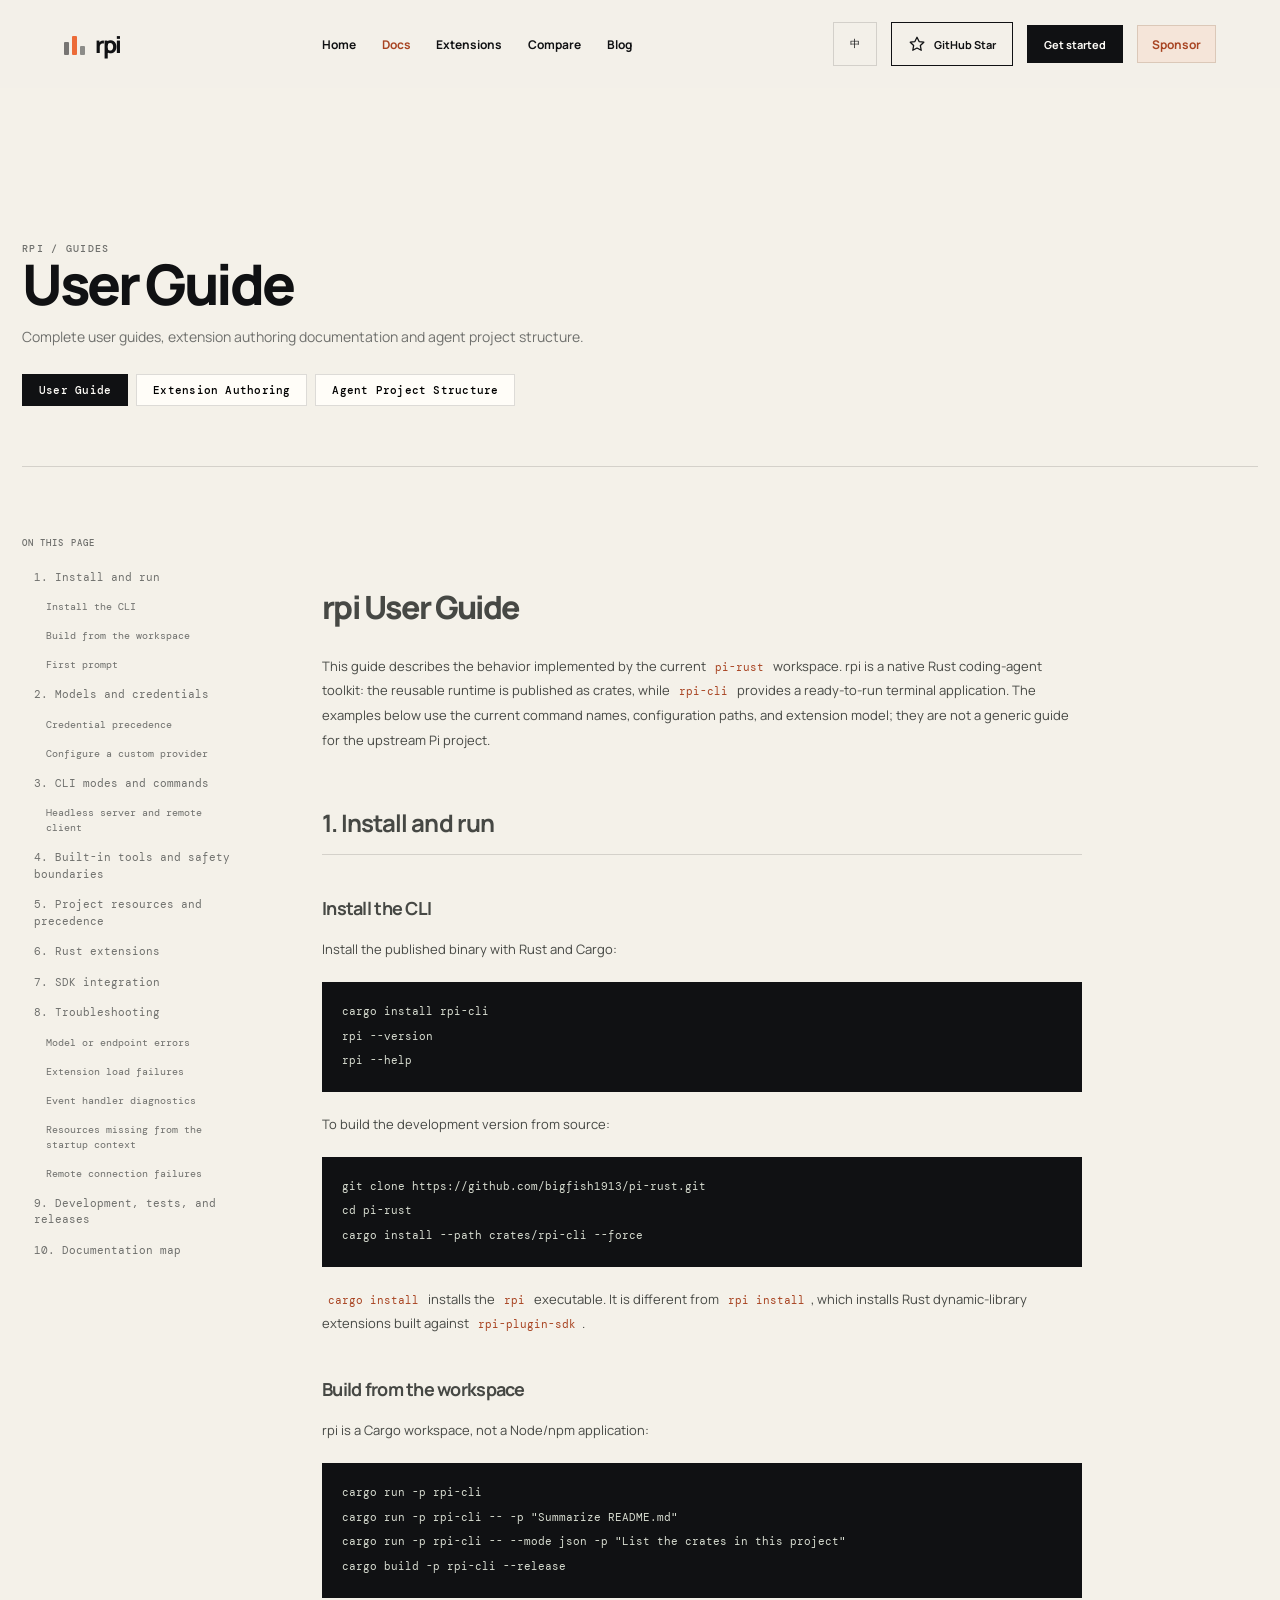
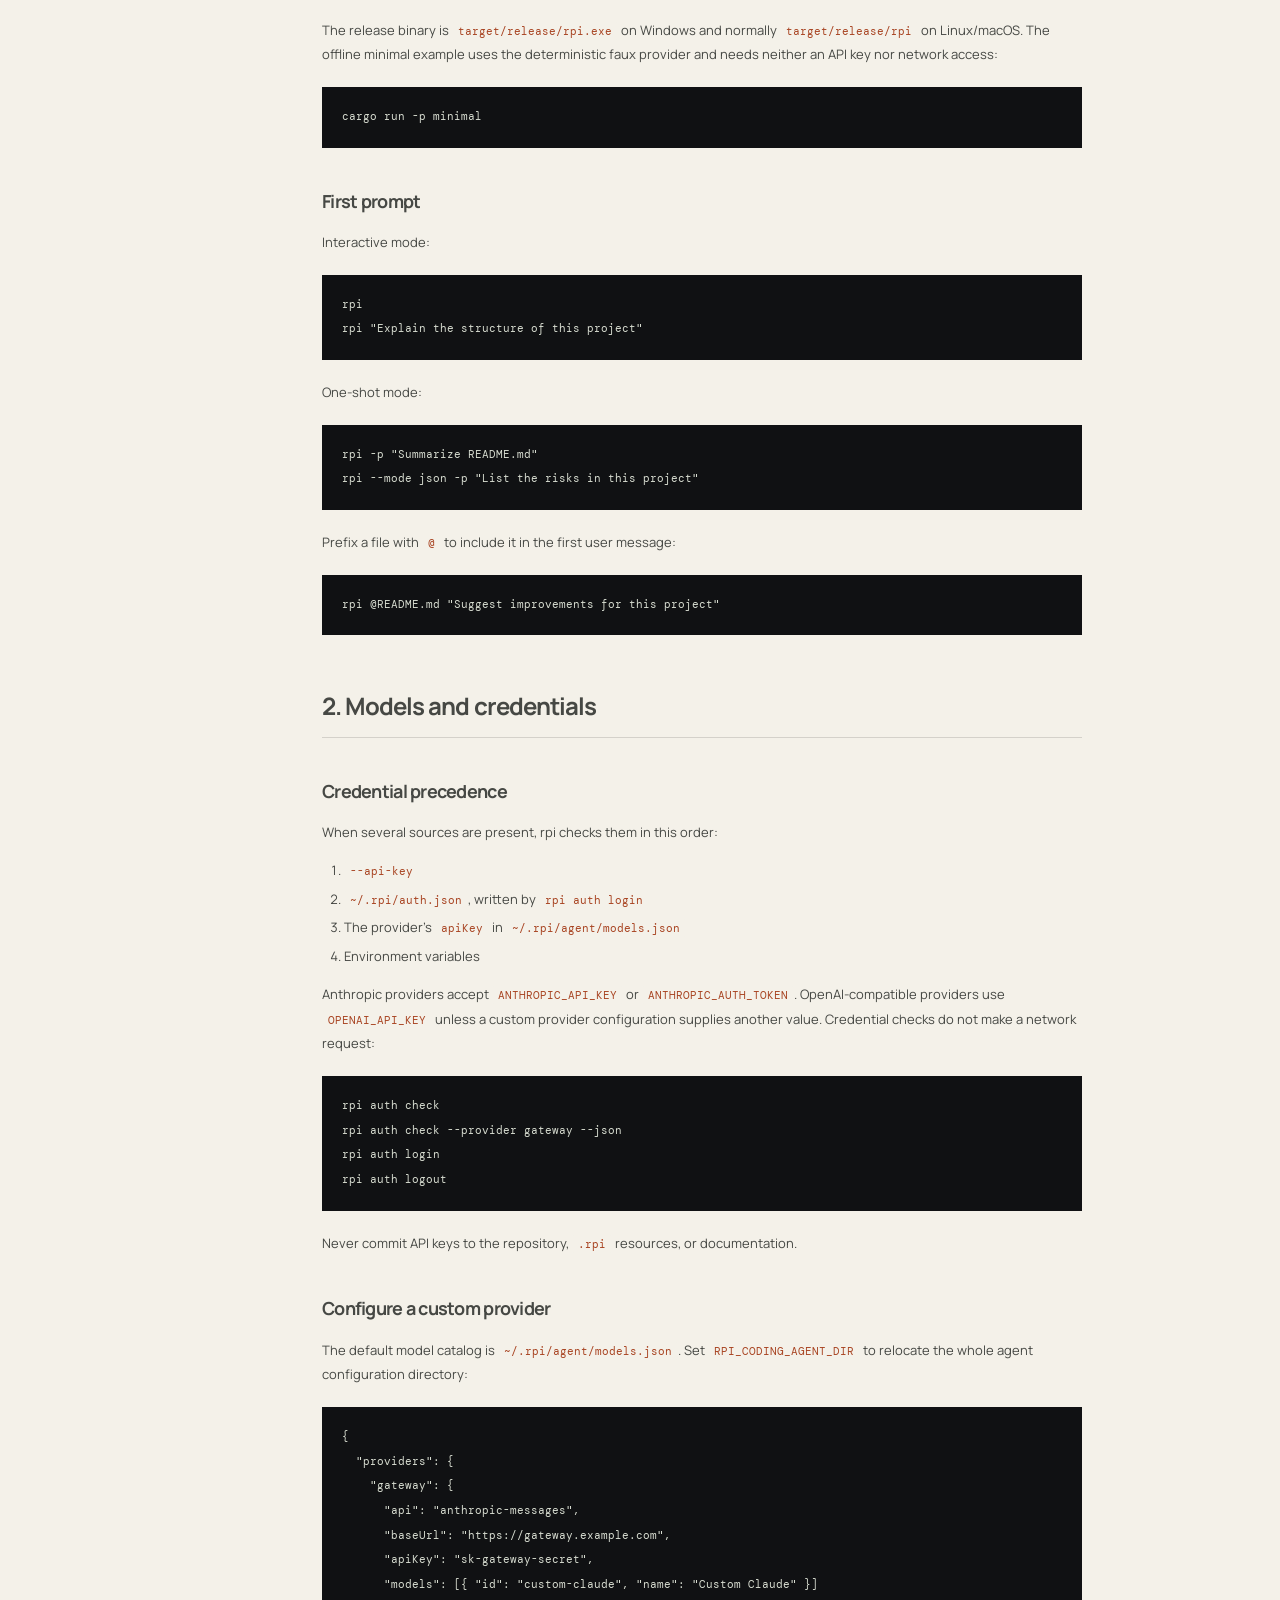
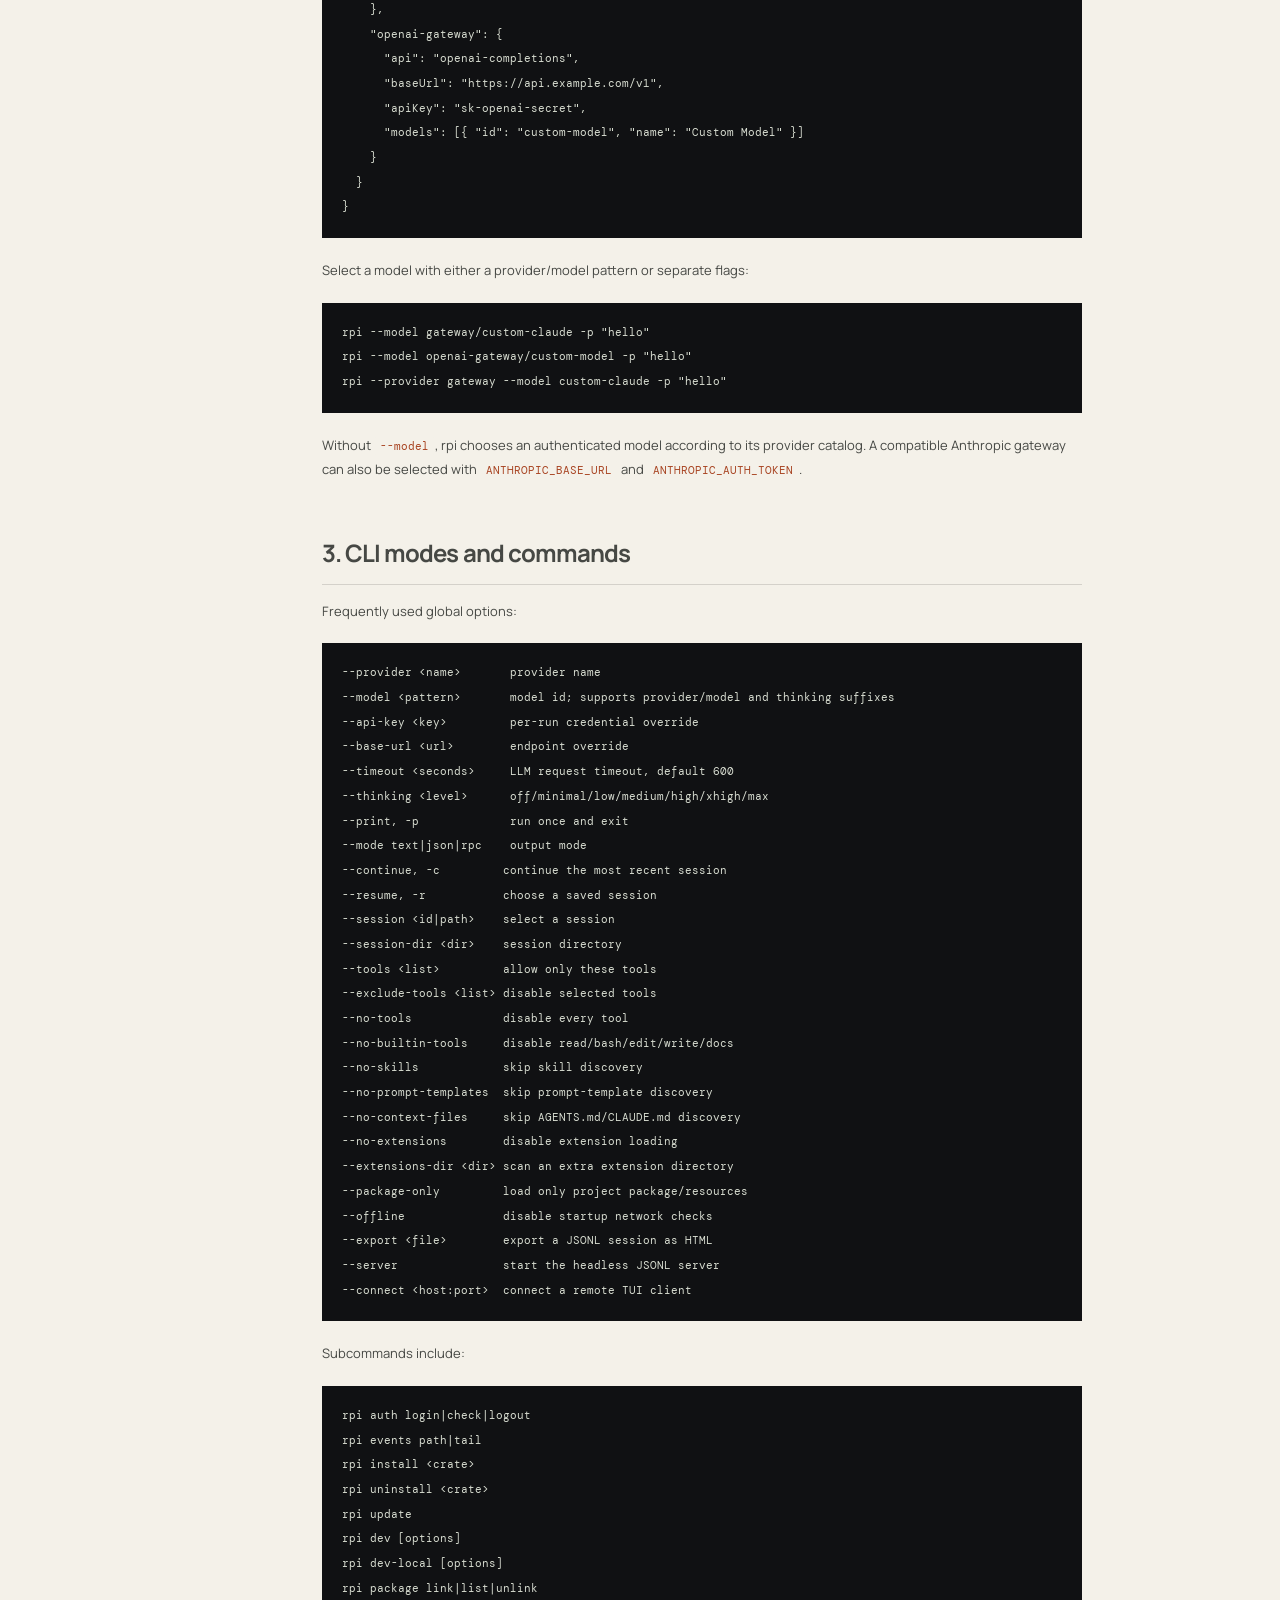
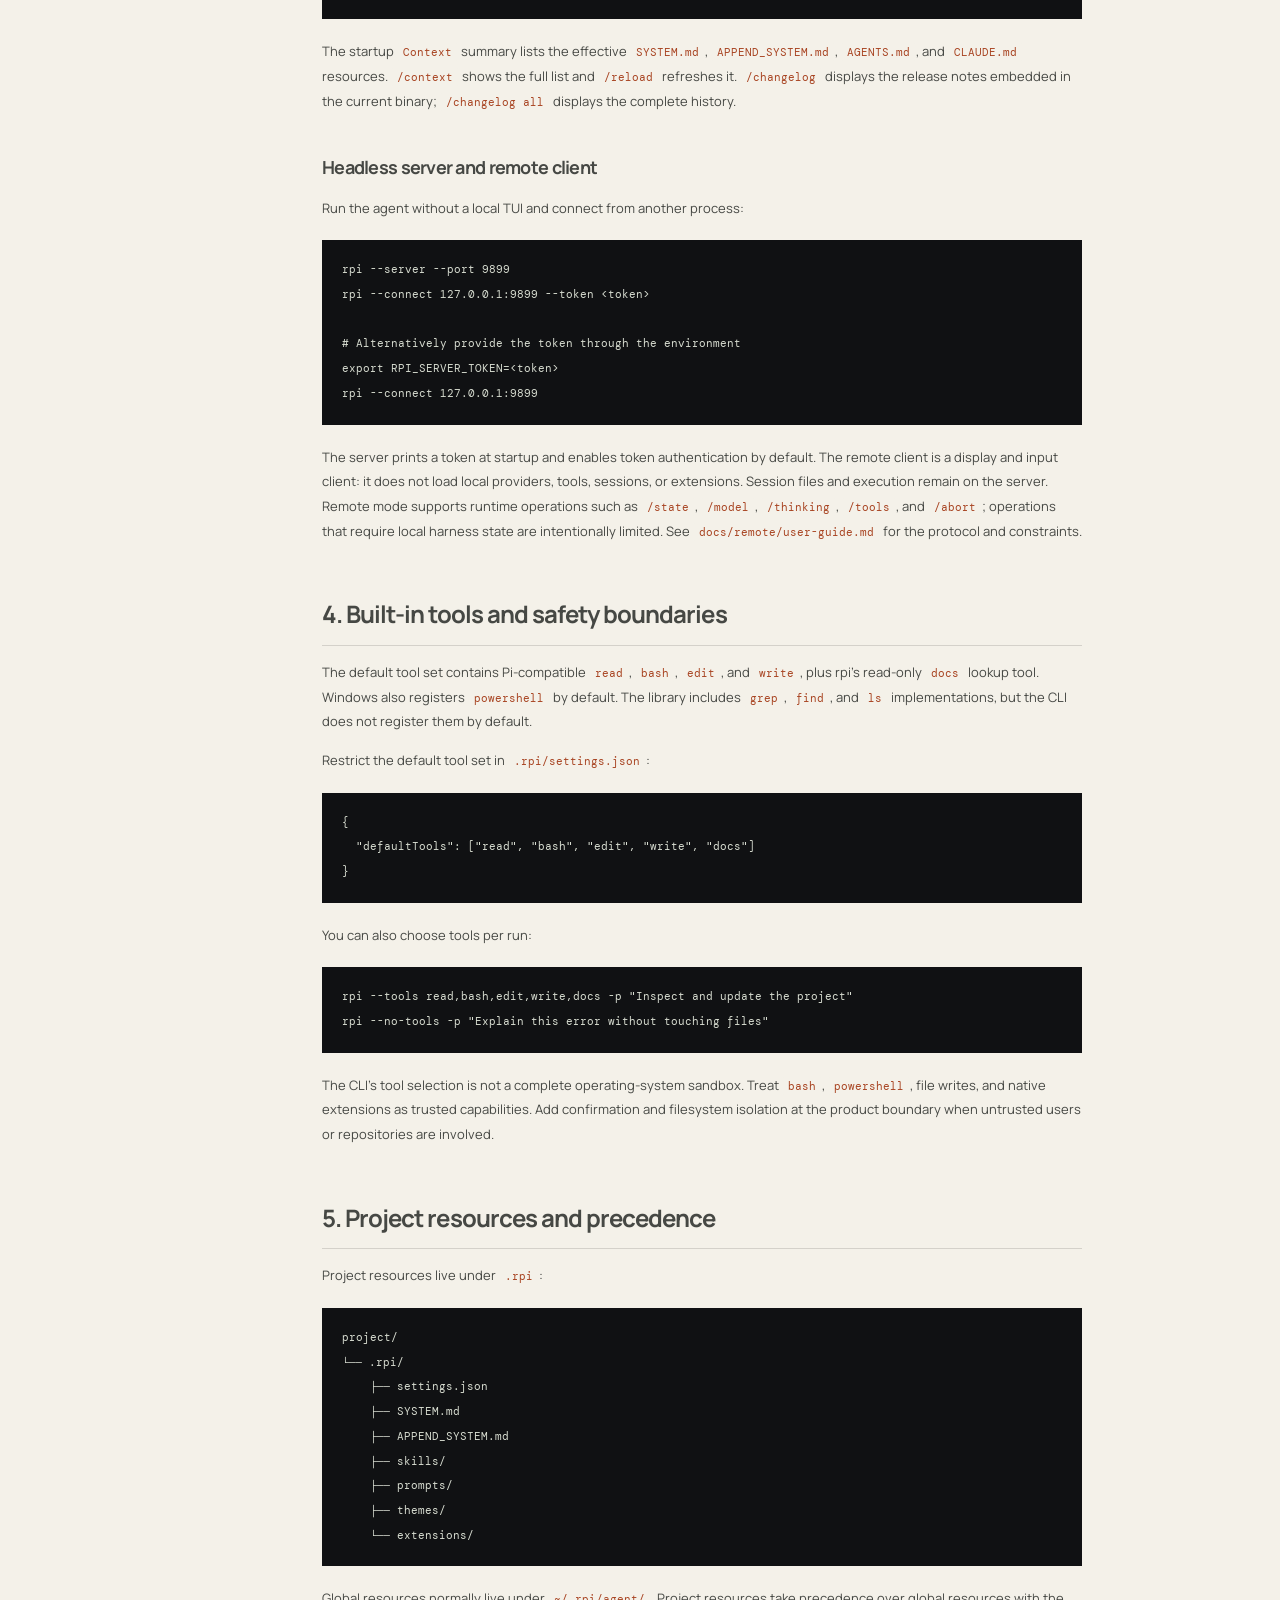
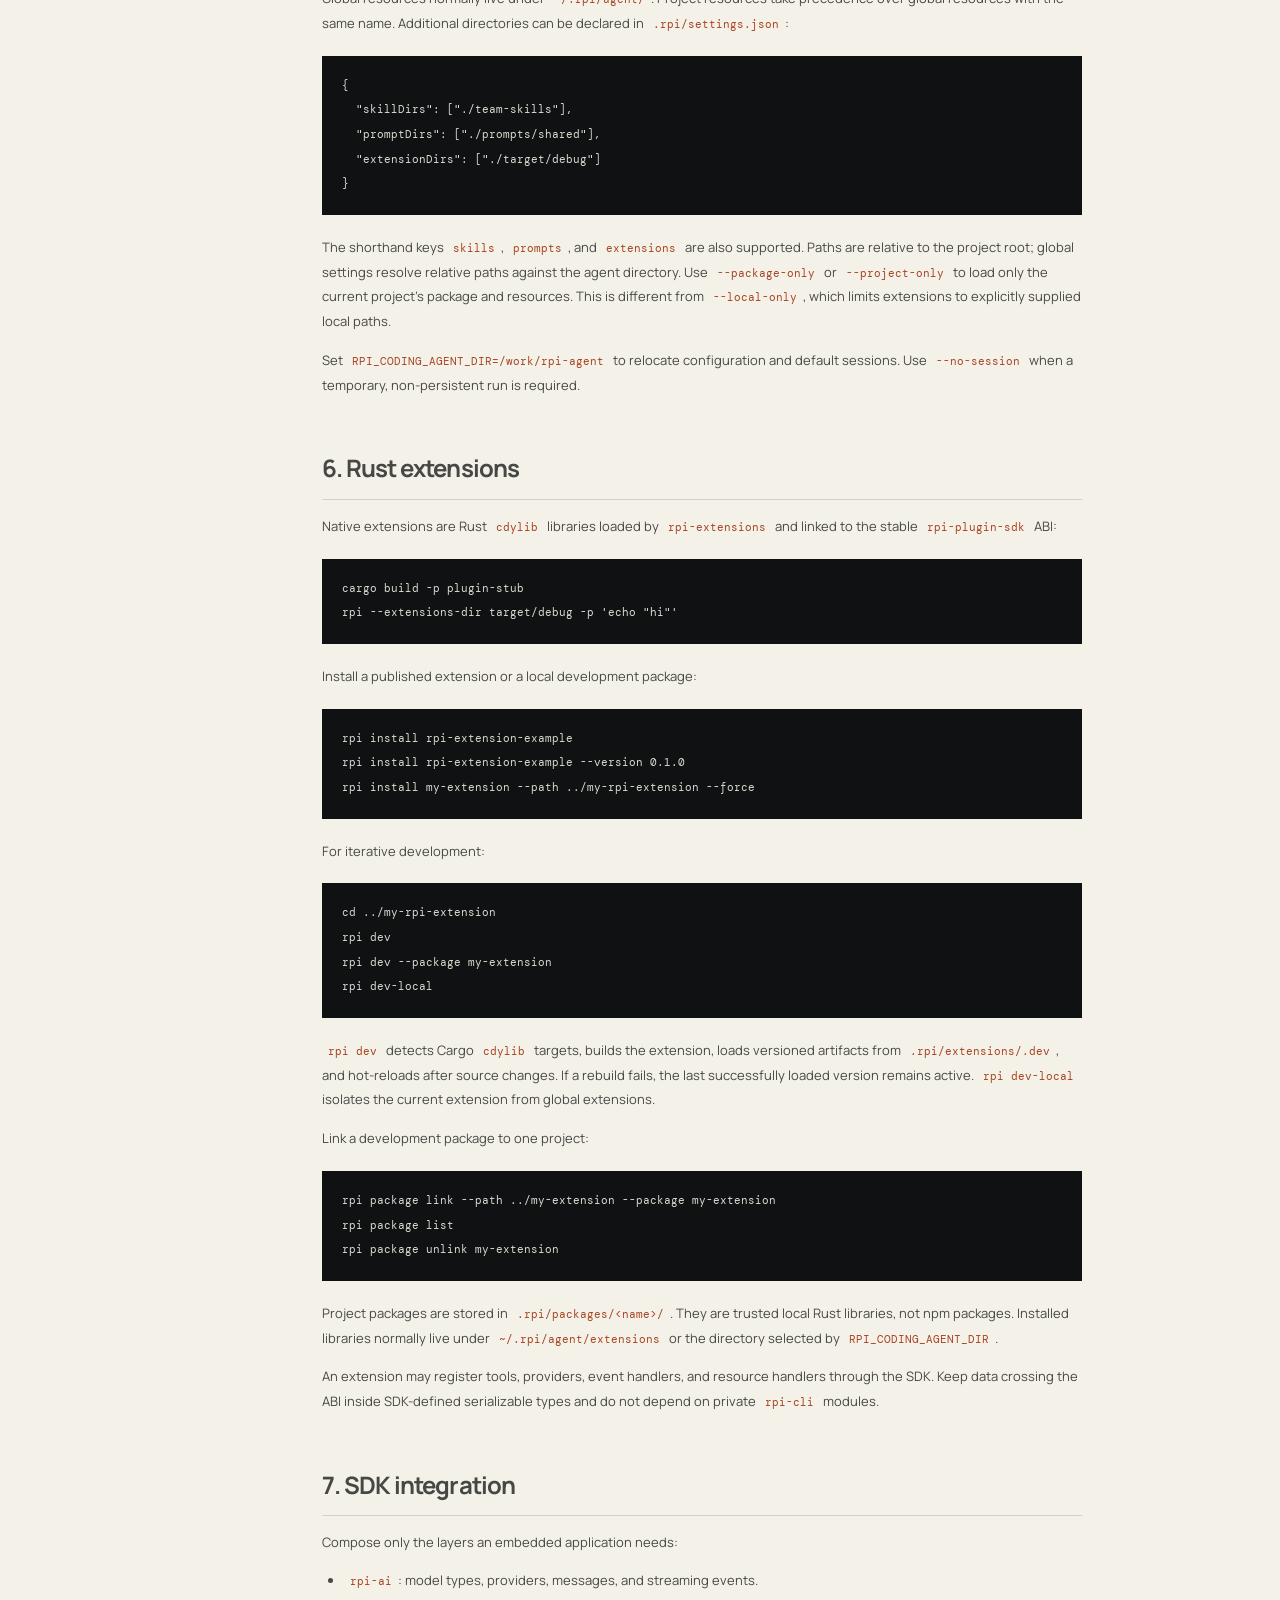
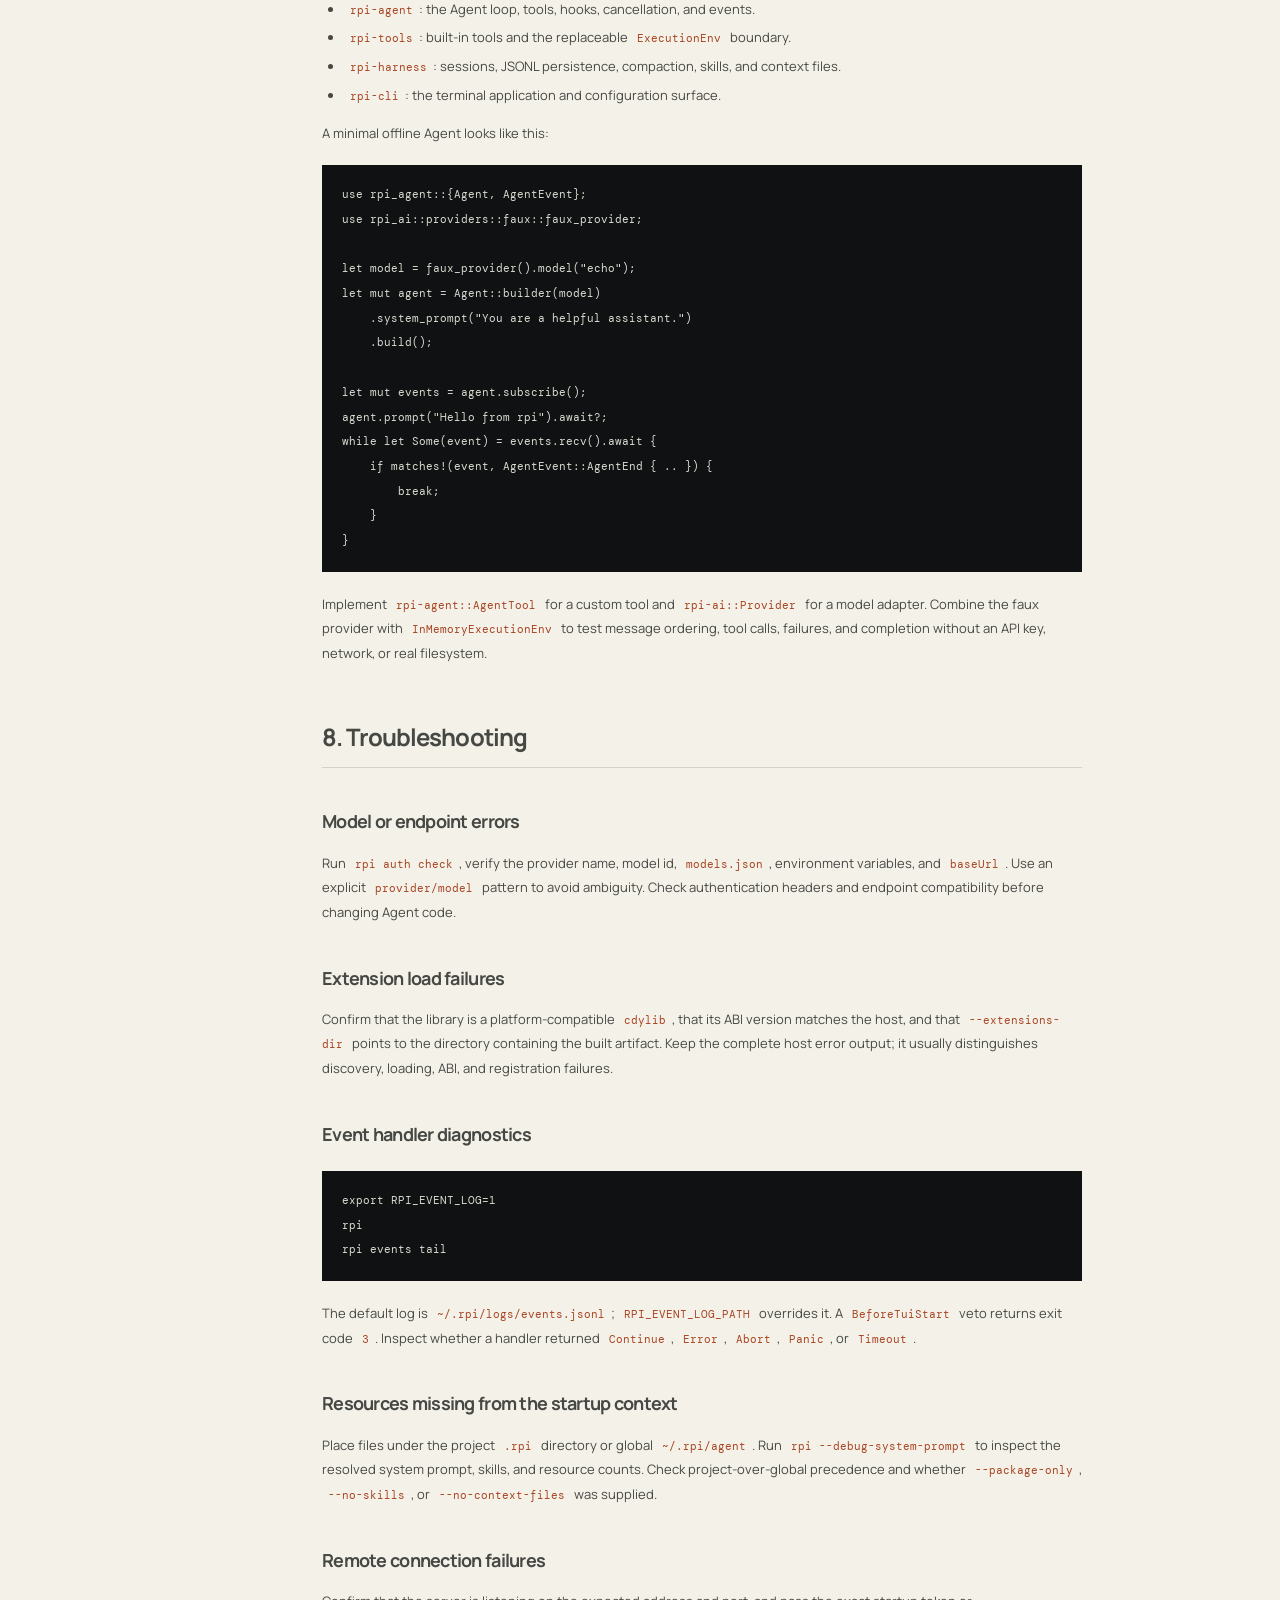
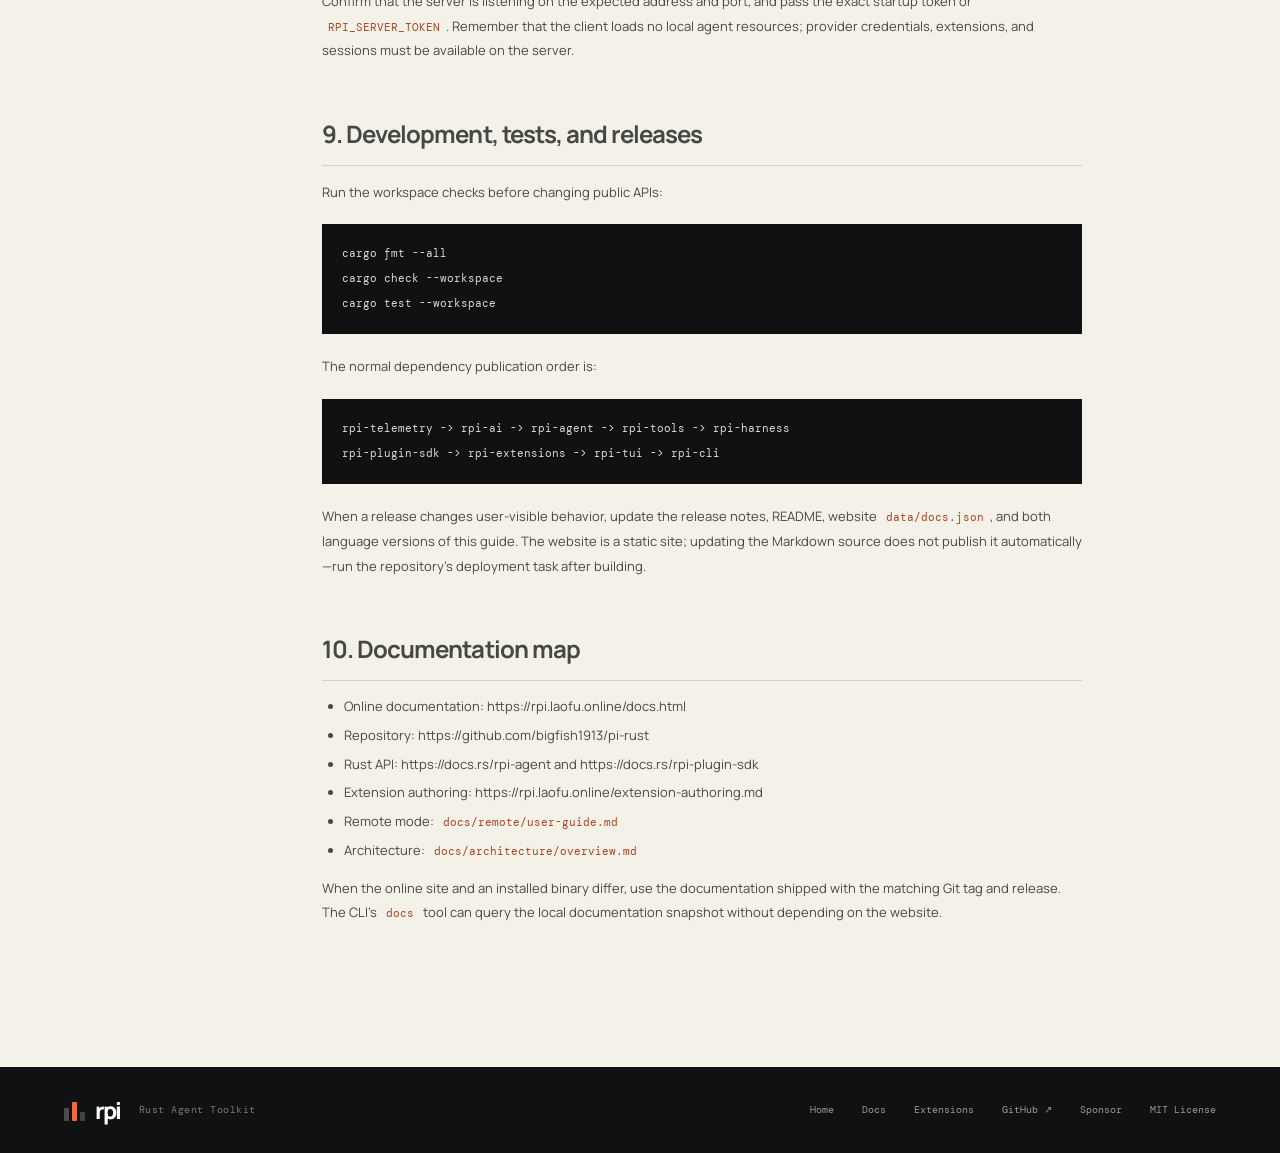
<file: website/guide.html>
<!doctype html>
<html lang="zh-CN">
  <head>
    <meta charset="UTF-8" />
    <meta name="viewport" content="width=device-width, initial-scale=1.0" />
    <meta name="description" content="rpi 使用指南与扩展开发文档" />

    <link rel="canonical" href="https://rpi.laofu.online/guide.html" />
    <link rel="icon" type="image/svg+xml" href="./favicon.svg" />
    <link rel="apple-touch-icon" href="./apple-touch-icon.png" />
    <meta name="theme-color" content="#101113" />
    <meta name="robots" content="index, follow" />

    <meta property="og:type" content="Article" />
    <meta property="og:site_name" content="rpi" />
    <meta property="og:url" content="https://rpi.laofu.online/guide.html" />
    <meta property="og:title" content="Guide · rpi" />
    <meta property="og:description" content="rpi 使用指南与扩展开发文档" />
    <meta property="og:image" content="https://rpi.laofu.online/og-image.png" />
    <meta property="og:image:width" content="1200" />
    <meta property="og:image:height" content="630" />
    <meta property="og:locale" content="zh_CN" />
    <meta property="og:locale:alternate" content="en_US" />

    <title data-guide-title>使用指南 · rpi</title>
    <link rel="preconnect" href="https://fonts.googleapis.com" />
    <link rel="preconnect" href="https://fonts.gstatic.com" crossorigin />
    <link href="https://fonts.googleapis.com/css2?family=DM+Mono:wght@400;500&family=Manrope:wght@400;500;600;700;800&display=swap" rel="stylesheet" />
    <link rel="stylesheet" href="./styles.css?v=20261014-qr-crop" />
    <style>
      .guide-page { background: var(--paper); }
      .guide-hero {
        padding-top: clamp(90px, 12vw, 155px);
        padding-bottom: clamp(35px, 5vw, 60px);
        border-bottom: 1px solid var(--line);
      }
      .guide-hero h1 {
        margin: 0 0 12px;
        font-size: clamp(32px, 5vw, 56px);
        line-height: 1.05;
        letter-spacing: -.06em;
        font-weight: 800;
      }
      .guide-hero > p {
        max-width: 610px;
        margin: 0;
        color: var(--muted);
        font-size: 14px;
        line-height: 1.75;
      }
      .guide-selector {
        display: flex;
        gap: 8px;
        margin-top: 24px;
        flex-wrap: wrap;
      }
      .guide-selector button {
        padding: 8px 16px;
        border: 1px solid var(--line);
        background: var(--white);
        font: 11px var(--mono);
        font-weight: 500;
        letter-spacing: .02em;
        cursor: pointer;
        transition: all .2s;
      }
      .guide-selector button:hover {
        border-color: var(--orange);
        color: var(--orange-deep);
      }
      .guide-selector button.is-active {
        background: var(--ink);
        color: var(--white);
        border-color: var(--ink);
      }
      .guide-workspace {
        padding-top: clamp(40px, 6vw, 70px);
        padding-bottom: clamp(80px, 10vw, 130px);
      }
      .guide-layout {
        display: grid;
        grid-template-columns: 240px 1fr;
        gap: clamp(30px, 5vw, 60px);
        align-items: start;
      }
      .guide-toc {
        position: sticky;
        top: 100px;
        max-height: calc(100vh - 140px);
        overflow-y: auto;
        padding-right: 12px;
      }
      .guide-toc-label {
        display: block;
        margin-bottom: 14px;
        color: var(--muted);
        font: 9px var(--mono);
        font-weight: 500;
        letter-spacing: .12em;
        text-transform: uppercase;
      }
      .guide-toc nav {
        display: flex;
        flex-direction: column;
        gap: 2px;
      }
      .guide-toc a {
        display: block;
        padding: 6px 10px;
        color: var(--muted);
        font: 11px var(--mono);
        text-decoration: none;
        border-left: 2px solid transparent;
        transition: all .15s;
        line-height: 1.5;
      }
      .guide-toc a:hover {
        color: var(--ink);
        border-left-color: var(--line);
      }
      .guide-toc a.is-active {
        color: var(--orange-deep);
        border-left-color: var(--orange);
      }
      .guide-toc a.level-3 {
        padding-left: 22px;
        font-size: 10px;
      }
      .guide-content {
        min-width: 0;
      }
      .guide-body {
        color: #464844;
        font-size: 13px;
        line-height: 1.9;
        max-width: 760px;
      }
      .guide-body p {
        margin: 0 0 14px;
      }
      .guide-body h1 {
        margin: 40px 0 16px;
        font-size: 32px;
        letter-spacing: -.05em;
        font-weight: 800;
      }
      .guide-body h2 {
        margin: 48px 0 14px;
        font-size: 24px;
        letter-spacing: -.04em;
        font-weight: 700;
        padding-bottom: 8px;
        border-bottom: 1px solid var(--line);
      }
      .guide-body h3 {
        margin: 36px 0 12px;
        font-size: 18px;
        letter-spacing: -.04em;
        font-weight: 700;
      }
      .guide-body h4 {
        margin: 28px 0 10px;
        font-size: 15px;
        letter-spacing: -.03em;
        font-weight: 700;
      }
      .guide-body code {
        padding: 2px 6px;
        background: var(--paper);
        color: var(--orange-deep);
        font: 11px var(--mono);
        border-radius: 2px;
      }
      .guide-body pre {
        margin: 20px 0;
        padding: 18px 20px;
        background: var(--ink);
        color: #d7dcd0;
        overflow: auto;
        border-radius: 0;
      }
      .guide-body pre code {
        padding: 0;
        background: transparent;
        color: inherit;
        font: 11px/1.8 var(--mono);
      }
      .guide-body ul, .guide-body ol {
        margin: 0 0 14px;
        padding-left: 22px;
      }
      .guide-body li {
        margin-bottom: 6px;
        color: #464844;
        font-size: 13px;
        line-height: 1.75;
      }
      .guide-body strong {
        font-weight: 700;
        color: var(--ink);
      }
      .guide-body a {
        color: var(--orange-deep);
        text-decoration: underline;
        text-underline-offset: 2px;
      }
      .guide-body a:hover {
        color: var(--orange);
      }
      .guide-body table {
        width: 100%;
        margin: 20px 0;
        border-collapse: collapse;
        font-size: 12px;
      }
      .guide-body th, .guide-body td {
        padding: 10px 12px;
        text-align: left;
        border: 1px solid var(--line);
      }
      .guide-body th {
        background: var(--paper);
        font-weight: 600;
        font-size: 11px;
        letter-spacing: .02em;
      }
      .guide-body blockquote {
        margin: 20px 0;
        padding: 12px 20px;
        border-left: 3px solid var(--orange);
        background: var(--paper);
        color: var(--muted);
      }
      .guide-body blockquote p {
        margin: 0;
      }
      .guide-loading {
        padding: 60px 20px;
        text-align: center;
        color: var(--muted);
        font: 12px var(--mono);
      }
      .guide-error {
        padding: 60px 20px;
        text-align: center;
        color: var(--muted);
        font: 12px var(--mono);
        border: 1px dashed var(--line);
      }
      @media (max-width: 900px) {
        .guide-layout {
          grid-template-columns: 1fr;
        }
        .guide-toc {
          position: static;
          max-height: none;
          margin-bottom: 30px;
          padding-right: 0;
          border-bottom: 1px solid var(--line);
          padding-bottom: 20px;
        }
      }
    </style>
    <script defer src="https://stat.laofu.online/script.js" data-website-id="ed386bec-9be6-486a-b184-d72a437dd346" data-performance="true"></script>
    <script defer src="https://stat.laofu.online/recorder.js" data-website-id="ed386bec-9be6-486a-b184-d72a437dd346"></script>
  </head>
  <body class="guide-page">
    <div class="site-shell">
      <header class="topbar" data-sticky-header>
        <a class="brand" href="./index.html#top" aria-label="rpi home"><span class="brand-mark"><span></span><span></span><span></span></span><span>rpi</span></a>
        <nav class="desktop-nav" aria-label="主导航"><a href="./index.html#top" data-i18n="nav.home">首页</a><a class="is-current" href="./docs.html" data-i18n="nav.documentation">文档</a><a href="./packages.html" data-i18n="nav.packages">扩展</a><a href="./compare.html" data-i18n="nav.compare">对比</a><a href="https://blog.laofu.online/" target="_blank" rel="noreferrer" data-i18n="nav.blog">博客</a></nav>
        <div class="topbar-actions"><button class="language-switcher" type="button" data-language-toggle>EN</button><a class="button button-small button-star" aria-label="Star 支持" data-i18n-attr="aria-label|action.star" href="https://github.com/bigfish1913/pi-rust" target="_blank" rel="noreferrer"><svg class="star-icon" viewBox="0 0 24 24" fill="none" stroke="currentColor" stroke-width="1.7" stroke-linejoin="round" aria-hidden="true"><path d="m12 3 2.8 5.7 6.3.9-4.6 4.5 1.1 6.3-5.6-3-5.6 3 1.1-6.3L3 9.6l6.2-.9Z"/></svg><span data-i18n="action.star">Star 支持</span></a><a class="button button-small desktop-only" href="./index.html#get-started" data-i18n="nav.start">开始使用 <span aria-hidden="true">→</span></a><a class="button button-small button-sponsor" href="./support.html" target="_blank" rel="noopener noreferrer" data-i18n="support.author">赞助作者</a><button class="menu-toggle" type="button" aria-label="打开导航" data-i18n-attr="aria-label|nav.open" aria-expanded="false" data-menu-toggle><span></span><span></span></button></div>
      </header>
      <div class="mobile-menu" data-mobile-menu><a href="./index.html#top" data-i18n="nav.home">首页</a><a class="is-current" href="./docs.html" data-i18n="nav.documentation">文档</a><a href="./packages.html" data-i18n="nav.packages">扩展</a><a href="./compare.html" data-i18n="nav.compare">对比</a><a href="https://blog.laofu.online/" target="_blank" rel="noreferrer" data-i18n="nav.blog">博客</a></div>

      <main>
        <section class="guide-hero page-section">
          <div class="eyebrow eyebrow-dark">RPI / GUIDES</div>
          <h1 data-guide-title>使用指南</h1>
          <p data-guide-description data-i18n="guide.description">详细的使用手册、扩展开发指南与项目结构说明。</p>
          <div class="guide-selector" data-guide-selector></div>
        </section>
        <section class="guide-workspace page-section">
          <div class="guide-layout">
            <aside class="guide-toc">
              <span class="guide-toc-label" data-i18n="docs.onThisPage">ON THIS PAGE</span>
              <nav data-guide-toc></nav>
            </aside>
            <div class="guide-content">
              <div class="guide-body" data-guide-body>
                <div class="guide-loading">加载中...</div>
              </div>
            </div>
          </div>
        </section>
      </main>
      <footer class="footer"><div class="footer-brand"><span class="brand-mark"><span></span><span></span><span></span></span><span>rpi</span><span class="footer-tagline">Rust Agent Toolkit</span></div><div class="footer-links"><a href="./index.html" data-i18n="footer.home">首页</a><a href="./docs.html" data-i18n="nav.documentation">文档</a><a href="./packages.html" data-i18n="nav.packages">软件包</a><a href="https://github.com/bigfish1913/pi-rust" target="_blank" rel="noreferrer">GitHub ↗</a><a href="./support.html" target="_blank" rel="noopener noreferrer" data-i18n="support.author">赞助作者</a><span>MIT License</span></div></footer>
      <div class="toast" role="status" aria-live="polite" data-toast></div>
    </div>
    <script src="./guide.js?v=20261014-language-fix" type="module"></script>
  </body>
</html>
</file>
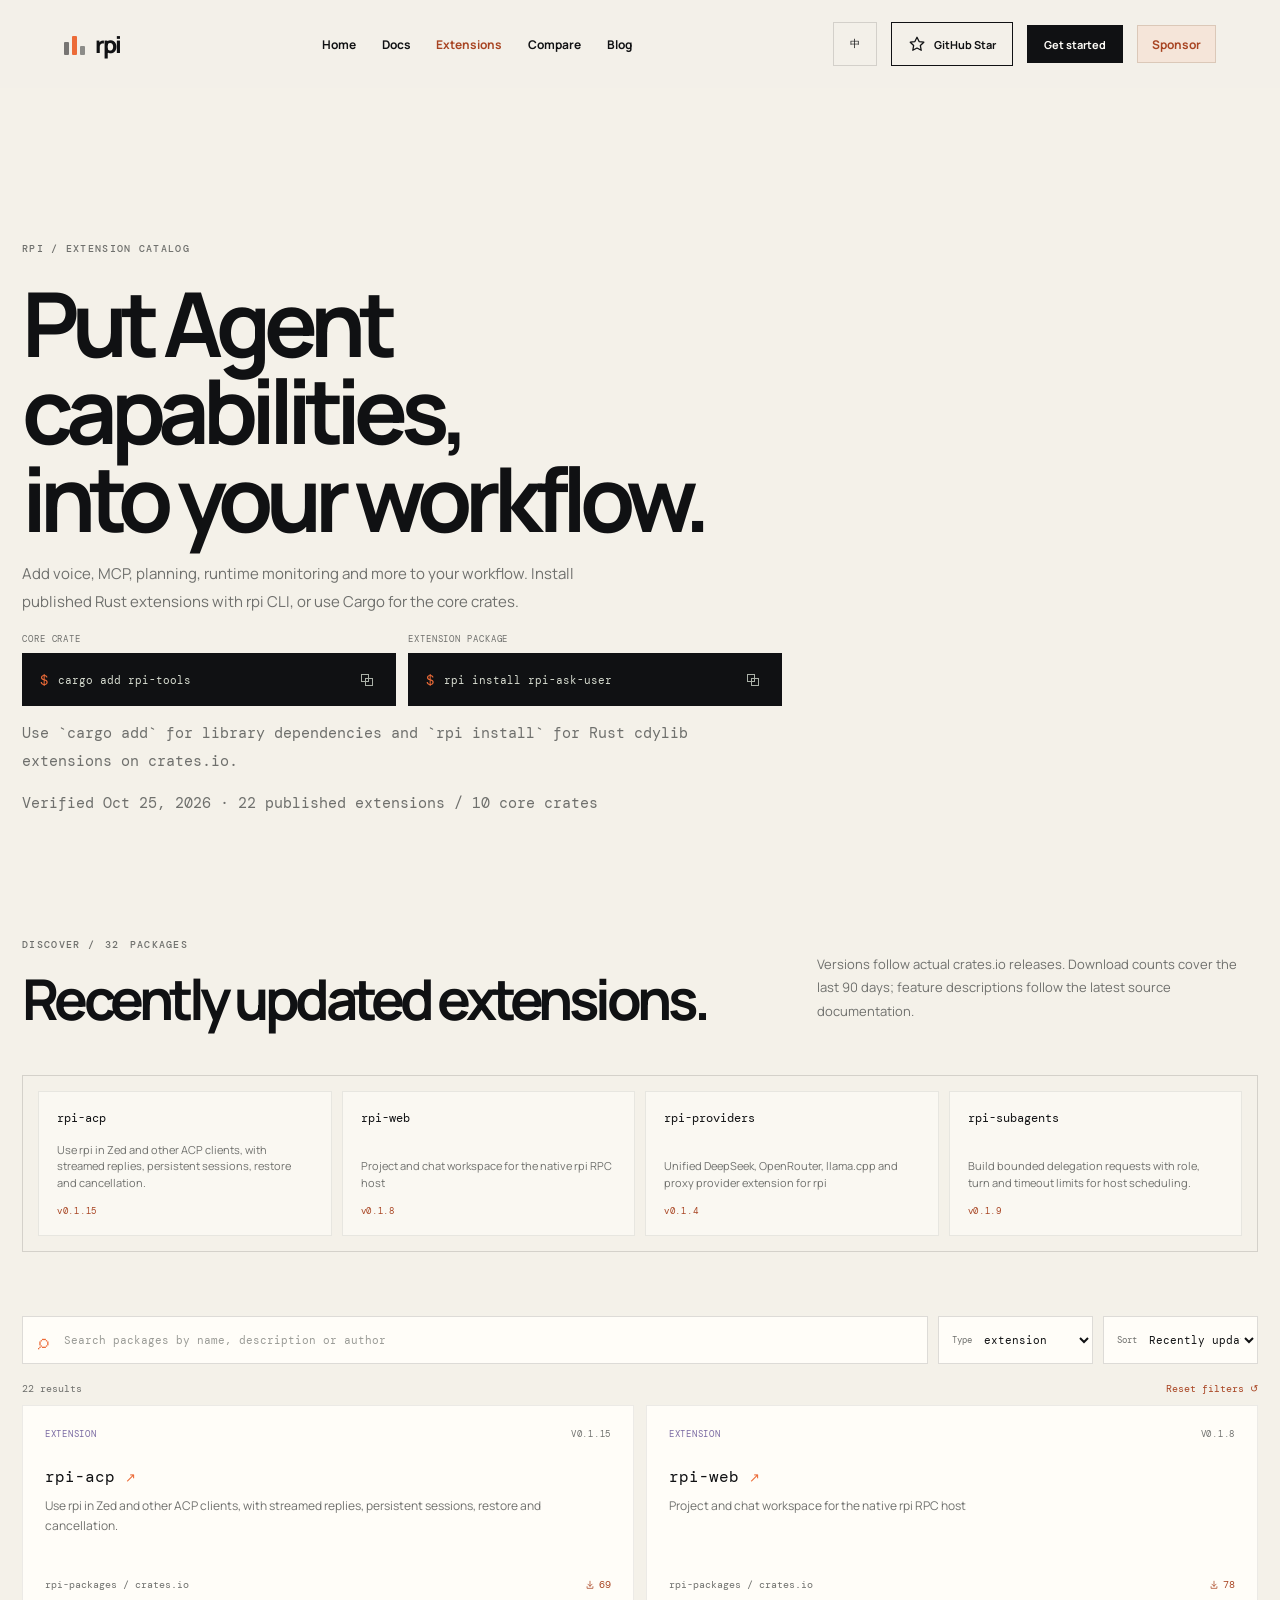
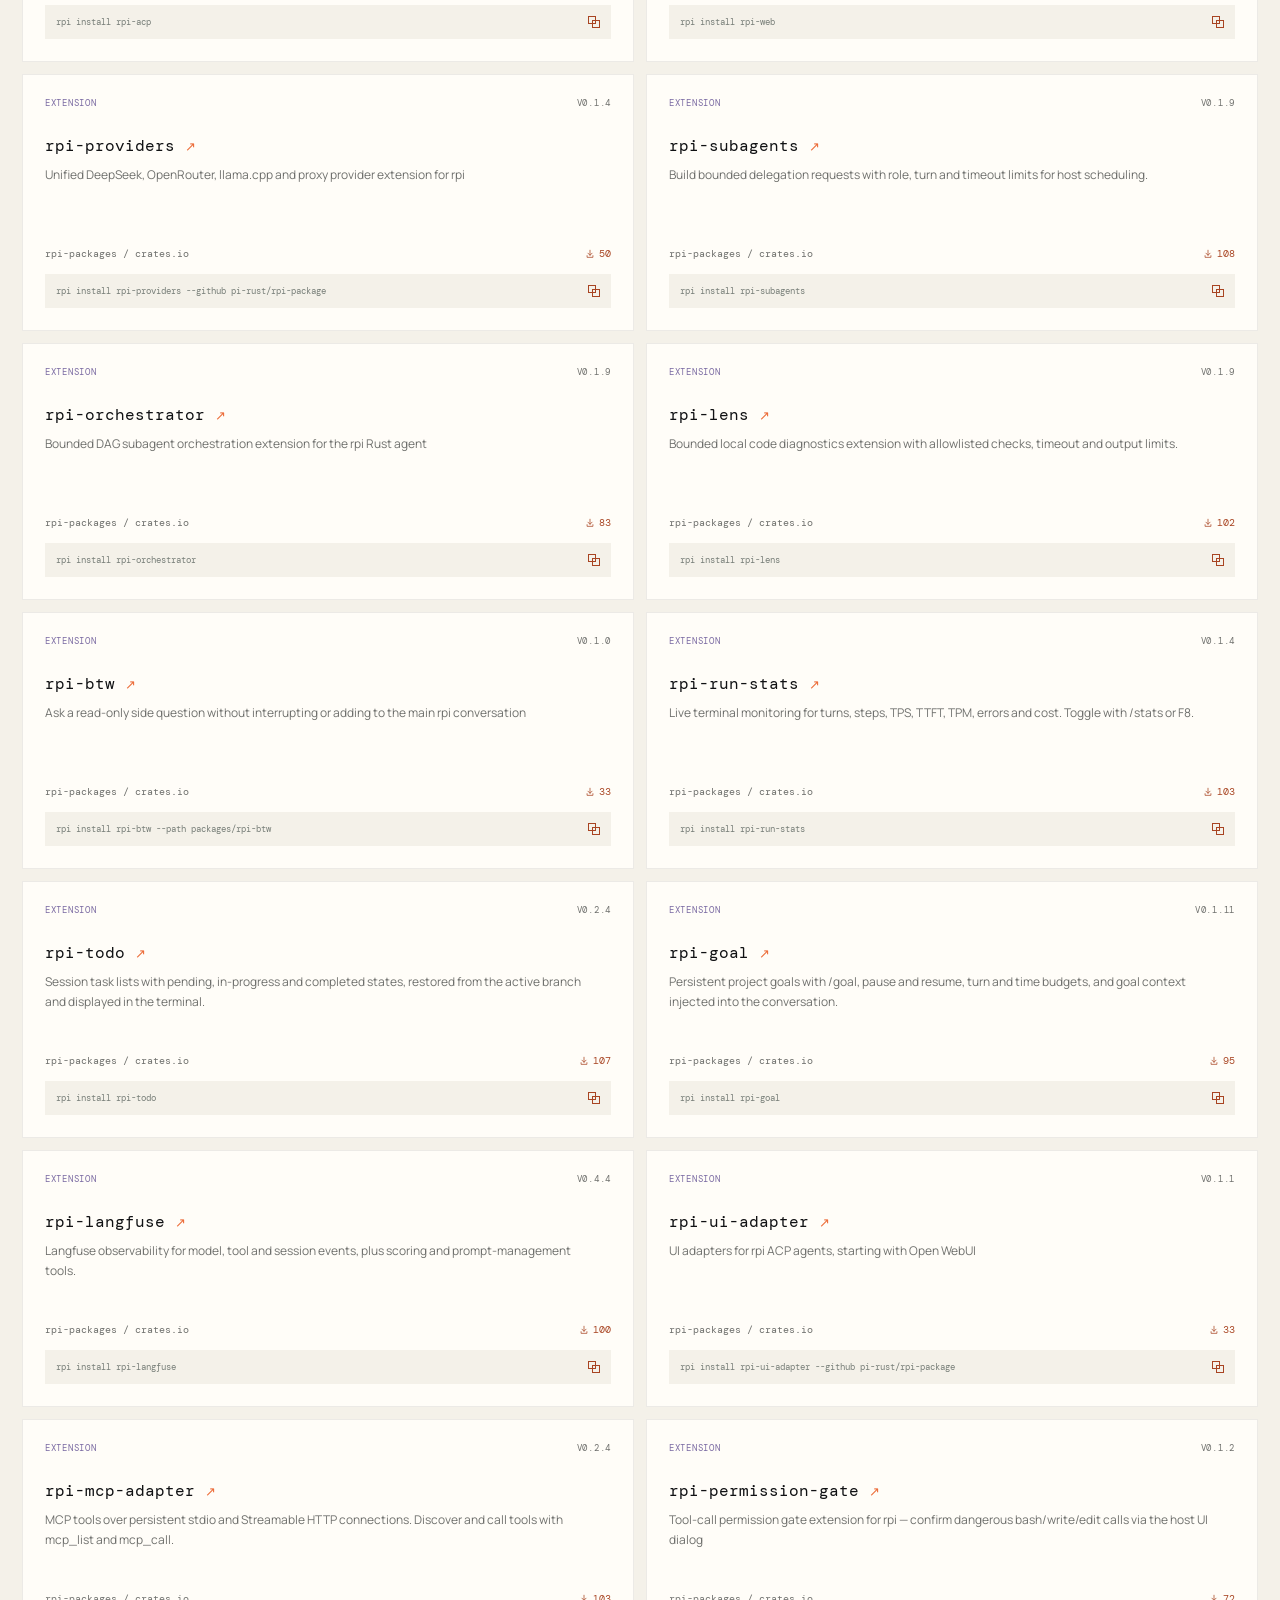
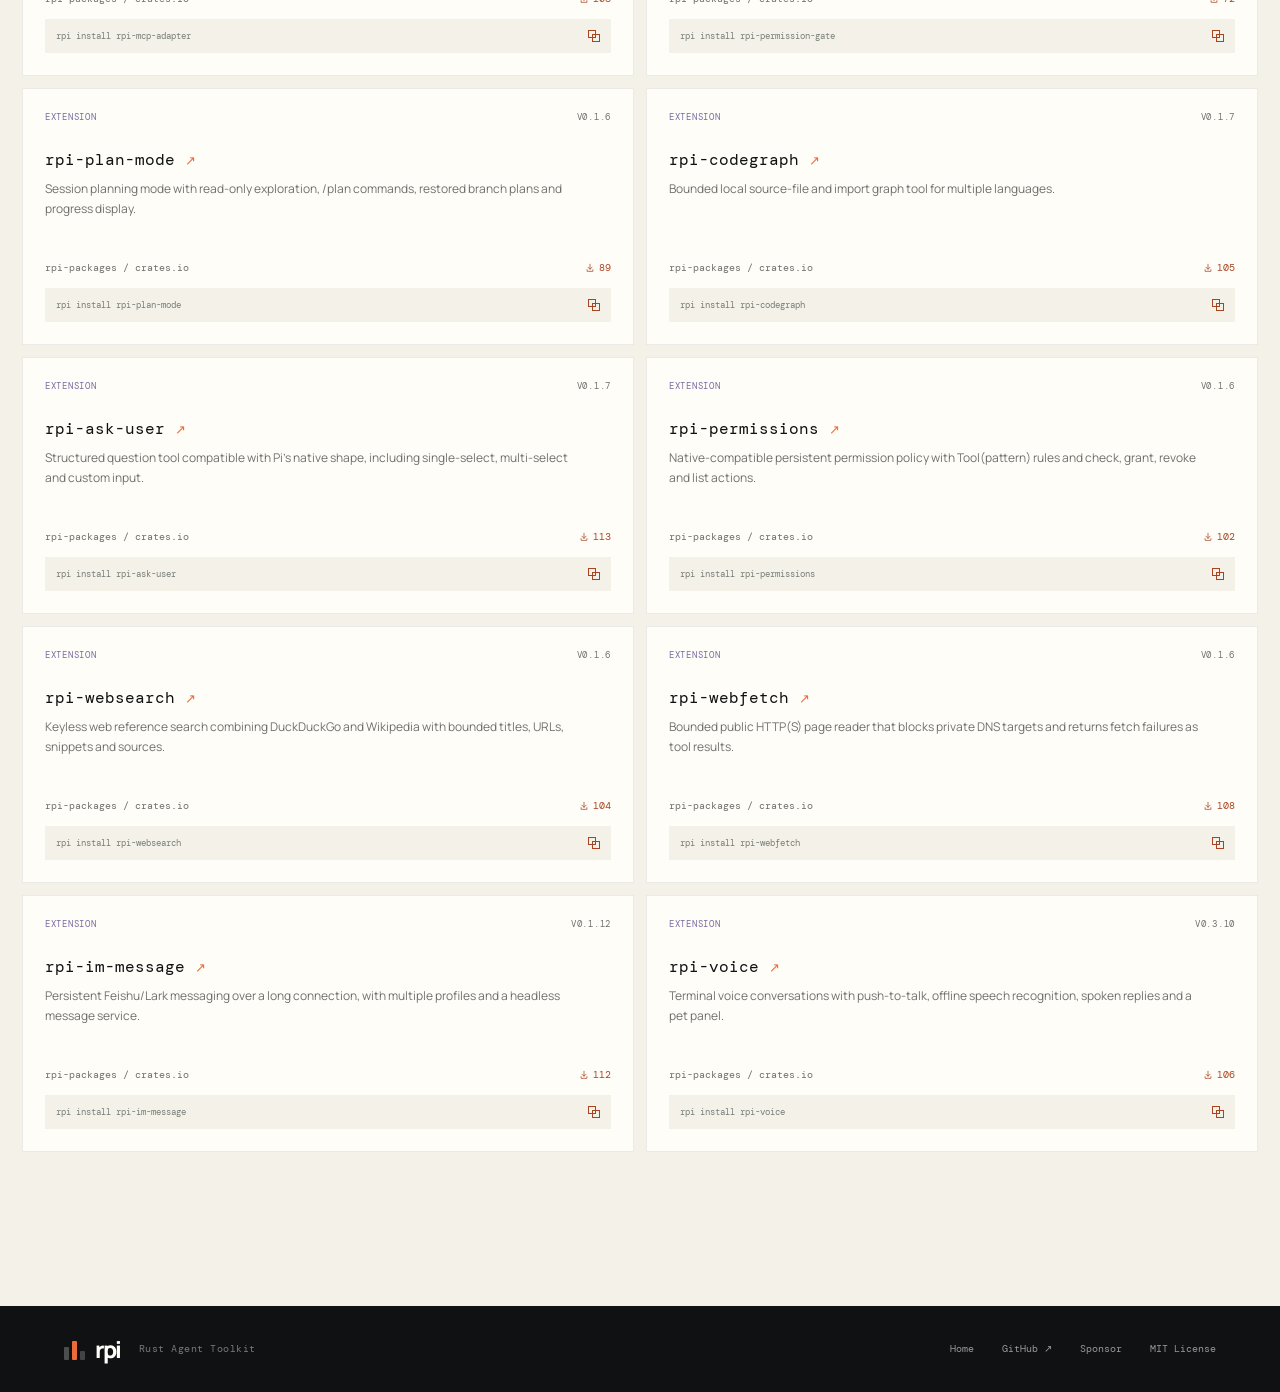
<file: website/packages.html>
<!doctype html>
<html lang="zh-CN">
  <head>
    <meta charset="UTF-8" />
    <meta name="viewport" content="width=device-width, initial-scale=1.0" />
    <meta name="description" content="rpi 软件包目录：10 个核心 crate 与 22 个可安装扩展，均可从 crates.io 获取。" />

    <link rel="canonical" href="https://rpi.laofu.online/packages.html" />
    <link rel="icon" type="image/svg+xml" href="./favicon.svg" />
    <link rel="apple-touch-icon" href="./apple-touch-icon.png" />
    <meta name="theme-color" content="#101113" />
    <meta name="robots" content="index, follow" />

    <meta property="og:type" content="CollectionPage" />
    <meta property="og:site_name" content="rpi" />
    <meta property="og:url" content="https://rpi.laofu.online/packages.html" />
    <meta property="og:title" content="Packages · rpi" />
    <meta property="og:description" content="rpi 软件包目录：10 个核心 crate 与 22 个可安装扩展，均可从 crates.io 获取。" />
    <meta property="og:image" content="https://rpi.laofu.online/og-image.png" />
    <meta property="og:image:width" content="1200" />
    <meta property="og:image:height" content="630" />
    <meta property="og:image:alt" content="rpi interactive terminal session" />
    <meta property="og:locale" content="zh_CN" />
    <meta property="og:locale:alternate" content="en_US" />

    <meta name="twitter:card" content="summary_large_image" />
    <meta name="twitter:title" content="Packages · rpi" />
    <meta name="twitter:description" content="rpi 软件包目录：10 个核心 crate 与 22 个可安装扩展，均可从 crates.io 获取。" />
    <meta name="twitter:image" content="https://rpi.laofu.online/og-image.png" />
    <title>Packages · rpi</title>
    <link rel="preconnect" href="https://fonts.googleapis.com" />
    <link rel="preconnect" href="https://fonts.gstatic.com" crossorigin />
    <link href="https://fonts.googleapis.com/css2?family=DM+Mono:wght@400;500&family=Manrope:wght@400;500;600;700;800&display=swap" rel="stylesheet" />
    <link rel="stylesheet" href="./styles.css?v=20261014-qr-crop" />
    <script defer src="https://stat.laofu.online/script.js" data-website-id="ed386bec-9be6-486a-b184-d72a437dd346" data-performance="true"></script>
    <script defer src="https://stat.laofu.online/recorder.js" data-website-id="ed386bec-9be6-486a-b184-d72a437dd346"></script>
  </head>
  <body class="packages-page">
    <div class="site-shell">
      <header class="topbar" data-sticky-header>
        <a class="brand" href="./index.html#top" aria-label="rpi home"><span class="brand-mark"><span></span><span></span><span></span></span><span>rpi</span></a>
        <nav class="desktop-nav" aria-label="主导航"><a href="./index.html#top" data-i18n="nav.home">首页</a><a href="./docs.html" data-i18n="nav.documentation">文档</a><a class="is-current" href="./packages.html" data-i18n="nav.packages">扩展</a><a href="./compare.html" data-i18n="nav.compare">对比</a><a href="https://blog.laofu.online/" target="_blank" rel="noreferrer" data-i18n="nav.blog">博客</a></nav>
        <div class="topbar-actions"><button class="language-switcher" type="button" data-language-toggle>EN</button><a class="button button-small button-star" aria-label="Star 支持" data-i18n-attr="aria-label|action.star" href="https://github.com/bigfish1913/pi-rust" target="_blank" rel="noreferrer"><svg class="star-icon" viewBox="0 0 24 24" fill="none" stroke="currentColor" stroke-width="1.7" stroke-linejoin="round" aria-hidden="true"><path d="m12 3 2.8 5.7 6.3.9-4.6 4.5 1.1 6.3-5.6-3-5.6 3 1.1-6.3L3 9.6l6.2-.9Z"/></svg><span data-i18n="action.star">Star 支持</span></a><a class="button button-small desktop-only" href="./index.html#get-started" data-i18n="nav.start">开始使用 <span aria-hidden="true">→</span></a><a class="button button-small button-sponsor" href="./support.html" target="_blank" rel="noopener noreferrer" data-i18n="support.author">赞助作者</a><button class="menu-toggle" type="button" aria-label="打开导航" data-i18n-attr="aria-label|nav.open" aria-expanded="false" data-menu-toggle><span></span><span></span></button></div>
      </header>
      <div class="mobile-menu" data-mobile-menu><a href="./index.html#top" data-i18n="nav.home">首页</a><a href="./docs.html" data-i18n="nav.documentation">文档</a><a class="is-current" href="./packages.html" data-i18n="nav.packages">扩展</a><a href="./compare.html" data-i18n="nav.compare">对比</a><a href="https://blog.laofu.online/" target="_blank" rel="noreferrer" data-i18n="nav.blog">博客</a></div>

      <main>
        <section class="packages-hero page-section">
          <div class="eyebrow eyebrow-dark" data-i18n="packages.eyebrow">RPI / 软件包目录</div>
          <h1 data-i18n-html="packages.heroTitle">把 Agent 的能力，<br /><em>装进你的工作流。</em></h1>
          <p data-i18n="packages.heroBody">语音、MCP、计划模式、运行统计与更多工具，按需接入你的工作流。已发布的 Rust 扩展用 rpi CLI 安装，核心 crate 用 Cargo 接入项目。</p>
          <div class="packages-install-grid">
            <div><div class="command-label" data-i18n="packages.coreCrate">核心 crate</div><div class="packages-install"><span class="command-prompt">$</span><code>cargo add rpi-tools</code><button type="button" data-copy-command data-i18n-attr="aria-label|action.copy">⧉</button></div></div>
            <div><div class="command-label" data-i18n="packages.extension">扩展包</div><div class="packages-install"><span class="command-prompt">$</span><code>rpi install rpi-ask-user</code><button type="button" data-copy-command data-i18n-attr="aria-label|action.copy">⧉</button></div></div>
          </div>
          <p class="packages-install-note" data-i18n="packages.installNote">`cargo add` 适用于库依赖；`rpi install` 适用于 crates.io 上的 Rust cdylib 扩展。</p>
          <p class="packages-install-note" data-catalog-updated></p>
        </section>

        <section class="package-catalog page-section">
          <div class="catalog-heading"><div><div class="eyebrow eyebrow-dark"><span data-i18n="packages.discover">DISCOVER /</span> <span data-package-count>0</span> <span data-i18n="packages.catalogLabel">软件包</span></div><h2 data-i18n="packages.catalogTitle">最近更新的扩展。</h2></div><p data-i18n="packages.catalogBody">目录版本以 crates.io 的实际发布记录为准。下载量统计近 90 天，扩展功能说明同步自最新源码文档。</p></div>
          <div class="recent-packages" data-recent-packages></div>
          <div class="catalog-toolbar"><label class="search-field"><span aria-hidden="true">⌕</span><input type="search" data-i18n-attr="placeholder|packages.search" aria-label="搜索软件包" data-package-search /></label><label class="select-field"><span data-i18n="packages.type">类型</span><select aria-label="按类型筛选" data-i18n-attr="aria-label|packages.type" data-package-type><option value="all" data-i18n="packages.allTypes">全部类型</option><option value="crate" data-i18n="packages.type.crate">crate</option><option value="extension" selected data-i18n="packages.type.extension">扩展</option><option value="skill" data-i18n="packages.type.skill">技能包</option><option value="provider" data-i18n="packages.type.provider">Provider</option><option value="prompt" data-i18n="packages.type.prompt">提示词</option></select></label><label class="select-field"><span data-i18n="packages.sort">排序</span><select aria-label="包排序" data-i18n-attr="aria-label|packages.sort" data-package-sort><option value="downloads" data-i18n="packages.downloads">下载量</option><option value="recent" selected data-i18n="packages.recent">最近更新</option><option value="name" data-i18n="packages.name">名称 A-Z</option></select></label></div>
          <div class="catalog-meta"><span data-results-count>0 个结果</span><button type="button" class="reset-button" data-reset data-i18n="packages.reset">重置筛选 ↺</button></div>
          <div class="package-list" data-package-list></div>
          <div class="empty-state" data-empty-state hidden data-i18n="packages.empty">当前还没有发布软件包，后续接入 registry 后会显示在这里。</div>
        </section>
      </main>
      <footer class="footer"><div class="footer-brand"><span class="brand-mark"><span></span><span></span><span></span></span><span>rpi</span><span class="footer-tagline">Rust Agent Toolkit</span></div><div class="footer-links"><a href="./index.html" data-i18n="footer.home">首页</a><a href="https://github.com/bigfish1913/pi-rust" target="_blank" rel="noreferrer">GitHub ↗</a><a href="./support.html" target="_blank" rel="noopener noreferrer" data-i18n="support.author">赞助作者</a><span>MIT License</span></div></footer>
      <div class="toast" role="status" aria-live="polite" data-toast></div>
    </div>
    <script src="./packages.js?v=20261014-language-fix" type="module"></script>
  </body>
</html>
</file>
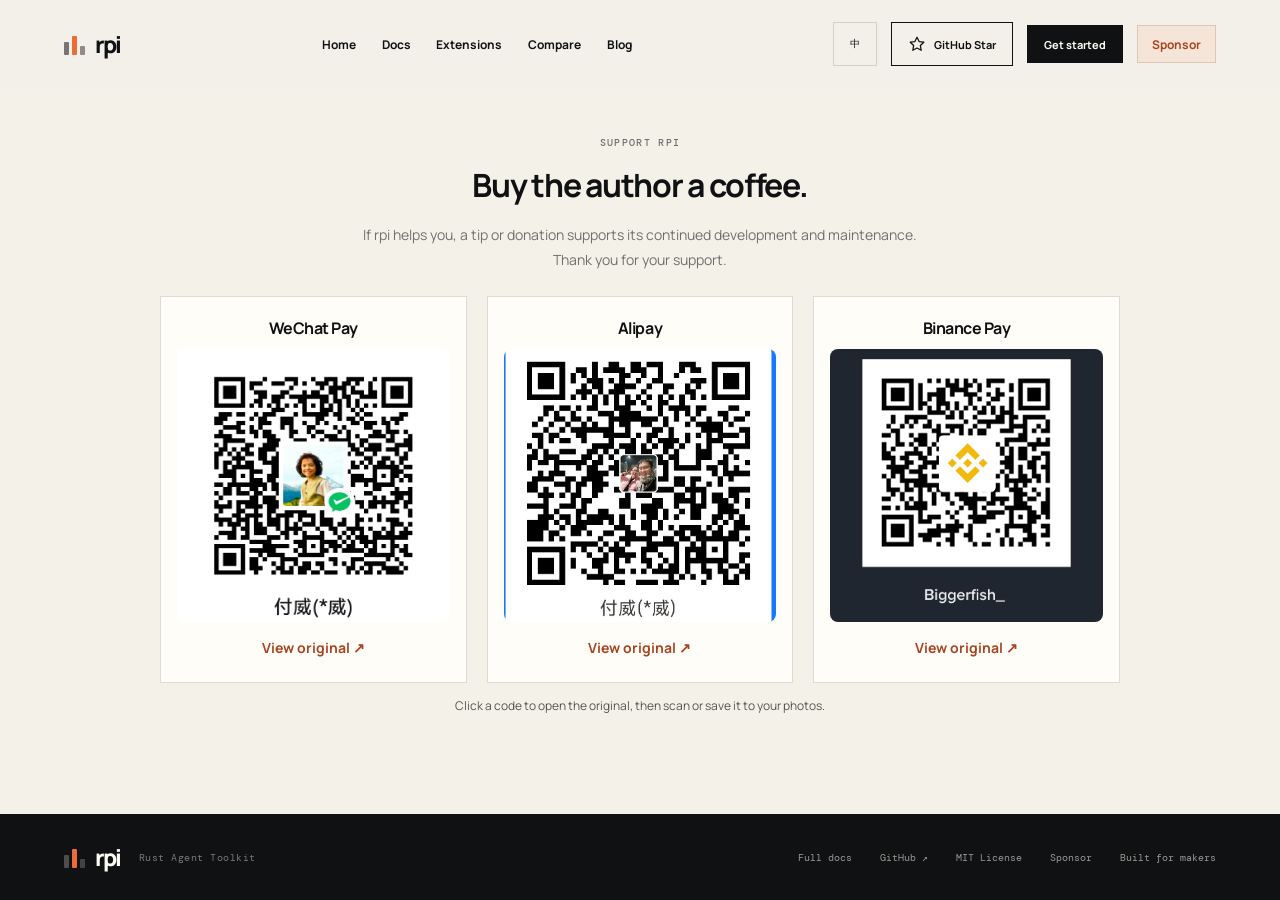
<file: website/support.html>
<!doctype html>
<html lang="zh-CN">
  <head>
    <meta charset="UTF-8" />
    <meta name="viewport" content="width=device-width, initial-scale=1.0" />
    <meta name="description" content="通过微信支付、支付宝或 Binance Pay 赞赏 rpi 作者，支持持续开发与维护。" />
    <link rel="canonical" href="https://rpi.laofu.online/support.html" />
    <link rel="icon" type="image/svg+xml" href="./favicon.svg" />
    <link rel="apple-touch-icon" href="./apple-touch-icon.png" />
    <meta name="theme-color" content="#101113" />
    <title data-i18n="support.pageTitle">赞助作者 — rpi</title>
    <link href="https://fonts.googleapis.com/css2?family=DM+Mono:wght@400;500&family=Manrope:wght@400;500;600;700;800&display=swap" rel="stylesheet" />
    <link rel="stylesheet" href="./styles.css?v=20261014-qr-crop" />
    <script defer src="https://stat.laofu.online/script.js" data-website-id="ed386bec-9be6-486a-b184-d72a437dd346" data-performance="true"></script>
    <script defer src="https://stat.laofu.online/recorder.js" data-website-id="ed386bec-9be6-486a-b184-d72a437dd346"></script>
  </head>
  <body class="support-page">
    <div class="site-shell">
      <header class="topbar" data-sticky-header>
        <a class="brand" href="./index.html#top" aria-label="rpi home"><span class="brand-mark"><span></span><span></span><span></span></span><span>rpi</span></a>
        <nav class="desktop-nav" aria-label="主导航"><a href="./index.html#top" data-i18n="nav.home">首页</a><a href="./docs.html" data-i18n="nav.documentation">文档</a><a href="./packages.html" data-i18n="nav.packages">扩展</a><a href="./compare.html" data-i18n="nav.compare">对比</a><a href="https://blog.laofu.online/" target="_blank" rel="noreferrer" data-i18n="nav.blog">博客</a></nav>
        <div class="topbar-actions"><button class="language-switcher" type="button" data-language-toggle>EN</button><a class="button button-small button-star" aria-label="Star 支持" data-i18n-attr="aria-label|action.star" href="https://github.com/bigfish1913/pi-rust" target="_blank" rel="noreferrer"><svg class="star-icon" viewBox="0 0 24 24" fill="none" stroke="currentColor" stroke-width="1.7" stroke-linejoin="round" aria-hidden="true"><path d="m12 3 2.8 5.7 6.3.9-4.6 4.5 1.1 6.3-5.6-3-5.6 3 1.1-6.3L3 9.6l6.2-.9Z"/></svg><span data-i18n="action.star">Star 支持</span></a><a class="button button-small desktop-only" href="./index.html#get-started" data-i18n="nav.start">开始使用 <span aria-hidden="true">→</span></a><a class="button button-small button-sponsor" href="./support.html" target="_blank" rel="noopener noreferrer" data-i18n="support.author">赞助作者</a><button class="menu-toggle" type="button" aria-label="打开导航" data-i18n-attr="aria-label|nav.open" aria-expanded="false" data-menu-toggle><span></span><span></span></button></div>
      </header>
      <div class="mobile-menu" data-mobile-menu><a href="./index.html#top" data-i18n="nav.home">首页</a><a href="./docs.html" data-i18n="nav.documentation">文档</a><a href="./packages.html" data-i18n="nav.packages">扩展</a><a href="./compare.html" data-i18n="nav.compare">对比</a><a href="https://blog.laofu.online/" target="_blank" rel="noreferrer" data-i18n="nav.blog">博客</a></div>
      <main>
        <section class="support-section page-section" id="support" aria-labelledby="support-title">
          <div class="section-heading centered-heading"><div class="eyebrow eyebrow-dark">SUPPORT RPI</div><h1 id="support-title" data-i18n="support.title">请作者喝杯咖啡。</h1><p data-i18n="support.body">如果 rpi 帮到了你，欢迎赞赏或捐助，支持持续开发与维护。感谢每一份支持。</p></div>
          <div class="donation-grid">
            <article class="donation-card donation-wechat">
              <h2 data-i18n="support.wechat">微信支付</h2>
              <p data-i18n="support.wechatHint">使用微信扫一扫</p>
              <a class="donation-image" href="./images/support/wechat.png" target="_blank" rel="noopener noreferrer" aria-label="查看微信支付收款码原图" data-i18n-attr="aria-label|support.wechatOpen"><span class="donation-crop"><img src="./images/support/wechat.png" loading="lazy" decoding="async" alt="微信支付赞赏收款码" data-i18n-attr="alt|support.wechatAlt" /></span></a>
              <a class="donation-original" href="./images/support/wechat.png" target="_blank" rel="noopener noreferrer" data-i18n="support.original">查看原图 ↗</a>
            </article>
            <article class="donation-card donation-alipay">
              <h2 data-i18n="support.alipay">支付宝</h2>
              <p data-i18n="support.alipayHint">使用支付宝扫一扫</p>
              <a class="donation-image" href="./images/support/alipay.jpg" target="_blank" rel="noopener noreferrer" aria-label="查看支付宝收款码原图" data-i18n-attr="aria-label|support.alipayOpen"><span class="donation-crop"><img src="./images/support/alipay.jpg" loading="lazy" decoding="async" alt="支付宝赞赏收款码" data-i18n-attr="alt|support.alipayAlt" /></span></a>
              <a class="donation-original" href="./images/support/alipay.jpg" target="_blank" rel="noopener noreferrer" data-i18n="support.original">查看原图 ↗</a>
            </article>
            <article class="donation-card donation-binance">
              <h2 data-i18n="support.binance">Binance Pay</h2>
              <p data-i18n="support.binanceHint">使用币安 App 扫码支付</p>
              <a class="donation-image" href="./images/support/binance.png" target="_blank" rel="noopener noreferrer" aria-label="查看Binance Pay收款码原图" data-i18n-attr="aria-label|support.binanceOpen"><span class="donation-crop"><img src="./images/support/binance.png" loading="lazy" decoding="async" alt="Binance Pay 赞赏收款码" data-i18n-attr="alt|support.binanceAlt" /></span></a>
              <a class="donation-original" href="./images/support/binance.png" target="_blank" rel="noopener noreferrer" data-i18n="support.original">查看原图 ↗</a>
            </article>
          </div>
          <p class="donation-note" data-i18n="support.note">点击收款码查看原图，扫码或保存到相册后识别。</p>
        </section>
      </main>
      <footer class="footer"><div class="footer-brand"><span class="brand-mark"><span></span><span></span><span></span></span><span>rpi</span><span class="footer-tagline">Rust Agent Toolkit</span></div><div class="footer-links"><a href="./guide.html" data-i18n="nav.fullDocs">完整文档</a><a href="https://github.com/bigfish1913/pi-rust" target="_blank" rel="noreferrer">GitHub ↗</a><a href="https://github.com/bigfish1913/pi-rust/blob/main/LICENSE" target="_blank" rel="noreferrer">MIT License</a><a href="./support.html" target="_blank" rel="noopener noreferrer" data-i18n="support.author">赞助作者</a><span data-i18n="footer.makers">Built for makers</span></div></footer>
    </div>
    <script src="./support.js?v=20261014-language-fix" type="module"></script>
  </body>
</html>
</file>
<file: website/styles.css>
:root {
  --ink: #101113; --paper: #f4f1e9; --paper-deep: #e9e5da; --muted: #6f706d; --line: rgba(16, 17, 19, .14);
  --orange: #ec6b38; --orange-deep: #a84422; --white: #fffdf8;
  --mono: 'DM Mono', 'SFMono-Regular', Consolas, monospace; --sans: 'Manrope', 'PingFang SC', 'Microsoft YaHei', sans-serif;
}

* { box-sizing: border-box; }
html:not([data-i18n-ready]) .site-shell { visibility: hidden; }
html { scroll-behavior: smooth; }
body { margin: 0; background: var(--paper); color: var(--ink); font-family: var(--sans); -webkit-font-smoothing: antialiased; }
a { color: inherit; text-decoration: none; } button { font: inherit; } .site-shell { overflow: hidden; }
.scroll-marker { position: absolute; top: 0; left: 0; width: 1px; height: 1px; }
.topbar { position: sticky; top: 0; z-index: 20; display: flex; align-items: center; justify-content: space-between; width: 100%; padding: 22px clamp(22px, 5vw, 76px); background: rgba(244,241,233,.94); transition: box-shadow .3s, padding .3s; }
.topbar.is-scrolled { box-shadow: 0 8px 25px rgba(16,17,19,.08); padding-top: 15px; padding-bottom: 15px; backdrop-filter: blur(12px); }
.brand, .footer-brand { display: inline-flex; align-items: center; gap: 10px; font-size: 23px; font-weight: 800; letter-spacing: -.06em; }
.brand-mark { display: inline-flex; align-items: flex-end; gap: 3px; height: 22px; }.brand-mark span { width: 5px; border-radius: 1px; background: var(--ink); display: block; }.brand-mark span:nth-child(1) { height: 13px; opacity: .55; }.brand-mark span:nth-child(2) { height: 19px; background: var(--orange); }.brand-mark span:nth-child(3) { height: 9px; opacity: .45; }
.desktop-nav { display: flex; gap: clamp(18px, 3vw, 40px); margin-left: 10vw; font-size: 12px; font-weight: 700; }.desktop-nav a, .text-link { transition: color .2s; }.desktop-nav a:hover, .text-link:hover { color: var(--orange-deep); }
.topbar-actions { display: flex; align-items: center; gap: 25px; }.text-link { font-size: 12px; font-weight: 700; }.language-switcher { border: 1px solid var(--line); background: transparent; color: var(--ink); min-width: 34px; height: 30px; padding: 0 8px; cursor: pointer; font-family: var(--mono); font-size: 10px; font-weight: 500; transition: border-color .2s, color .2s, background .2s; }.language-switcher:hover { border-color: var(--orange); color: var(--orange-deep); background: rgba(236,107,56,.08); }.button { display: inline-flex; align-items: center; justify-content: center; gap: 17px; min-height: 50px; padding: 0 22px; background: var(--ink); color: var(--white); border: 1px solid var(--ink); font-size: 12px; font-weight: 700; transition: transform .2s, background .2s, color .2s; }.button:hover { transform: translateY(-2px); background: var(--orange); border-color: var(--orange); }.button-small { min-height: 38px; padding: 0 16px; gap: 12px; font-size: 11px; }.button-ghost { color: var(--ink); background: transparent; }.button-ghost:hover { color: var(--white); }
.menu-toggle { display: none; border: 0; background: transparent; padding: 7px 0 7px 12px; cursor: pointer; }.menu-toggle span { display: block; width: 22px; height: 1px; background: var(--ink); margin: 5px 0; }.mobile-menu { display: none; }
.page-section { width: min(1320px, calc(100% - 44px)); margin: 0 auto; }
.hero { min-height: 680px; display: grid; grid-template-columns: minmax(0, .95fr) minmax(500px, 1.05fr); align-items: center; gap: clamp(30px, 5vw, 78px); padding-top: clamp(60px, 8vw, 105px); padding-bottom: clamp(70px, 10vw, 135px); }
.eyebrow { display: flex; align-items: center; gap: 10px; color: var(--orange); font-family: var(--mono); font-size: 10px; font-weight: 500; letter-spacing: .13em; }.eyebrow-dark { color: var(--muted); }.status-dot { width: 6px; height: 6px; background: var(--orange); border-radius: 50%; box-shadow: 0 0 0 5px rgba(236,107,56,.14); }
.hero h1 { max-width: 700px; margin: 28px 0 24px; font-size: clamp(52px, 6vw, 84px); line-height: .98; letter-spacing: -.08em; font-weight: 800; } .hero-title-line { display: inline-block; white-space: nowrap; } h1 em, h2 span { color: var(--orange); font-style: normal; }.hero-lede { max-width: 500px; margin: 0; color: var(--muted); font-size: 16px; line-height: 1.85; }.hero-actions { display: flex; gap: 11px; margin-top: 34px; }.hero-meta { display: flex; flex-wrap: wrap; gap: 18px; margin-top: 34px; color: var(--muted); font-size: 10px; font-family: var(--mono); }.meta-dot { display: inline-block; width: 6px; height: 6px; margin-right: 7px; border-radius: 50%; }.green { background: #6eb195; }.orange { background: var(--orange); }.blue { background: #668eaf; }
.hero-visual { position: relative; padding: 30px 0 30px 30px; }.visual-glow { position: absolute; width: 75%; height: 75%; top: 12%; left: 14%; background: var(--orange); filter: blur(90px); opacity: .12; }.terminal-window { position: relative; overflow: hidden; background: #171819; color: #d9ddd3; box-shadow: 20px 28px 50px rgba(16,17,19,.18); }.terminal-bar { height: 48px; display: flex; align-items: center; padding: 0 17px; border-bottom: 1px solid rgba(255,255,255,.1); font-family: var(--mono); font-size: 10px; }.window-dots { display: flex; gap: 6px; margin-right: auto; }.window-dots i { width: 7px; height: 7px; display: block; border-radius: 50%; background: #555; }.window-dots i:first-child { background: #dd6c46; }.window-dots i:nth-child(2) { background: #cfa85c; }.window-dots i:nth-child(3) { background: #6ea690; }.terminal-title { position: absolute; left: 50%; transform: translateX(-50%); color: #858983; }.terminal-live { margin-left: auto; color: #7eb59d; font-size: 9px; }.terminal-live span { display: inline-block; width: 5px; height: 5px; margin-right: 5px; border-radius: 50%; background: #7eb59d; box-shadow: 0 0 0 3px rgba(126,181,157,.16); }
.terminal-body { min-height: 355px; padding: 28px 25px; font-family: var(--mono); font-size: 12px; line-height: 2.1; }.terminal-line { white-space: pre-wrap; }.terminal-muted, .syntax-dim { color: #6f756f; }.terminal-spacer { height: 14px; }.prompt-mark { color: var(--orange); margin-right: 10px; }.line-index { display: inline-block; width: 26px; color: #464b48; user-select: none; }.syntax-key { color: #b8d3c3; }.syntax-punct { color: #777e78; }.syntax-fn { color: #eca06f; }.syntax-text { color: #dedfce; }.syntax-string { color: #d9c886; }.syntax-comment { color: #7d9689; }.event-dot { display: inline-block; width: 5px; height: 5px; margin: 0 8px 2px 1px; border-radius: 50%; }.orange-fill { background: var(--orange); }.blue-fill { background: #86aece; }.terminal-success { color: #9ec7ae; }.terminal-cursor { display: inline-block; width: 7px; height: 14px; margin-left: 27px; background: var(--orange); vertical-align: -2px; animation: blink 1.1s steps(2) infinite; }.terminal-footer { display: flex; justify-content: space-between; padding: 11px 18px; color: #686e69; border-top: 1px solid rgba(255,255,255,.08); font: 9px var(--mono); text-transform: uppercase; letter-spacing: .08em; } @keyframes blink { 50% { opacity: 0; } }
.floating-stat { position: absolute; z-index: 2; display: flex; flex-direction: column; background: var(--white); box-shadow: 8px 12px 22px rgba(16,17,19,.1); padding: 13px 17px; min-width: 112px; }.stat-top { top: 3%; right: -8px; }.stat-bottom { bottom: 3%; left: -4px; }.stat-label { color: var(--muted); font: 8px var(--mono); letter-spacing: .1em; }.floating-stat strong { margin-top: 4px; font-size: 19px; letter-spacing: -.05em; }.floating-stat strong span { color: var(--orange); font: 9px var(--mono); letter-spacing: 0; }
.signal-strip { display: grid; grid-template-columns: repeat(4, 1fr); border-top: 1px solid var(--line); border-bottom: 1px solid var(--line); width: min(1320px, calc(100% - 44px)); margin: 0 auto; }.signal-item { padding: 25px 20px; border-right: 1px solid var(--line); }.signal-item:first-child { padding-left: 0; }.signal-item:last-child { border-right: 0; }.signal-item strong { display: block; font-size: 30px; line-height: 1; letter-spacing: -.08em; }.signal-item span { display: block; margin-top: 8px; color: var(--muted); font: 10px var(--mono); }
.intro { padding-top: clamp(100px, 13vw, 175px); padding-bottom: clamp(100px, 12vw, 160px); }.section-heading h2 { margin: 22px 0 0; font-size: clamp(37px, 5.2vw, 69px); line-height: 1.02; letter-spacing: -.08em; }.split-heading { display: grid; grid-template-columns: 1fr minmax(290px, .7fr); gap: 70px; align-items: end; }.split-heading > p { max-width: 450px; margin: 0 0 4px; color: var(--muted); font-size: 14px; line-height: 1.9; }.feature-grid { display: grid; grid-template-columns: repeat(4, 1fr); gap: 14px; margin-top: 70px; }.feature-card { min-height: 265px; position: relative; display: flex; flex-direction: column; padding: 22px; background: var(--white); border: 1px solid rgba(16,17,19,.06); }.feature-top { display: flex; align-items: center; justify-content: space-between; }.feature-number, .feature-tag { font: 10px var(--mono); }.feature-number { color: var(--orange); }.feature-tag { color: var(--muted); }.feature-card h3 { margin: auto 0 12px; font-size: 20px; letter-spacing: -.05em; }.feature-card p { margin: 0; color: var(--muted); font-size: 12px; line-height: 1.7; }.feature-line { width: 32px; height: 2px; margin-top: 26px; background: var(--orange); }
.architecture-section { padding-bottom: clamp(100px, 13vw, 175px); }.centered-heading { text-align: center; }.centered-heading .eyebrow { justify-content: center; }.centered-heading > p { max-width: 500px; margin: 20px auto 0; color: var(--muted); font-size: 14px; line-height: 1.8; }.architecture-map { position: relative; max-width: 760px; margin: 60px auto 0; }.architecture-layer { position: relative; display: grid; grid-template-columns: 70px 165px 1fr; gap: 20px; align-items: center; min-height: 83px; padding: 15px 22px; background: var(--white); border-left: 4px solid var(--orange); }.architecture-layer + .architecture-layer { margin-top: 11px; }.layer-index { color: var(--muted); font: 10px var(--mono); }.layer-name { font: 15px var(--mono); font-weight: 500; }.layer-label { font-size: 13px; font-weight: 700; }.architecture-layer p { grid-column: 3; margin: 3px 0 0; color: var(--muted); font-size: 11px; }.layer-arrow { position: absolute; bottom: -18px; left: 50%; z-index: 2; display: grid; place-items: center; width: 24px; height: 24px; background: var(--paper); color: var(--orange); font: 15px var(--mono); transform: translateX(-50%); }.tone-mint { border-left-color: #75ad98; }.tone-blue { border-left-color: #7399ba; }.tone-violet { border-left-color: #9185bb; }.tone-cream { border-left-color: #b18e4a; }
.examples-section { padding-bottom: clamp(105px, 13vw, 175px); }.examples-heading { align-items: start; }.code-lab { display: grid; grid-template-columns: 220px 1fr; gap: 0; margin-top: 62px; background: #1c1e1e; box-shadow: 15px 20px 40px rgba(16,17,19,.12); }.code-tabs { display: flex; flex-direction: column; padding: 15px 0; border-right: 1px solid rgba(255,255,255,.1); }.code-tab { display: flex; align-items: center; gap: 10px; width: 100%; padding: 17px 19px; border: 0; border-left: 2px solid transparent; color: #777d78; background: transparent; text-align: left; cursor: pointer; font: 10px var(--mono); transition: background .2s, color .2s; }.code-tab:hover { color: #d3d7ca; }.code-tab.is-active { border-left-color: var(--orange); color: #f0f0e9; background: rgba(255,255,255,.06); }.tab-dot { width: 5px; height: 5px; border-radius: 50%; background: currentColor; }.code-panel { min-width: 0; }.code-panel-top { display: flex; justify-content: space-between; align-items: center; height: 50px; padding: 0 20px; border-bottom: 1px solid rgba(255,255,255,.1); }.code-file { color: #888f88; font: 10px var(--mono); }.copy-button { padding: 4px 0; border: 0; color: #aeb5ab; background: transparent; cursor: pointer; font: 10px var(--mono); }.copy-button:hover { color: var(--orange); }.code-panel pre { min-height: 315px; overflow: auto; margin: 0; padding: 26px 30px; color: #d2d7ca; font: 12px/2 var(--mono); tab-size: 4; }.code-panel-foot { display: flex; justify-content: space-between; gap: 15px; padding: 13px 20px; border-top: 1px solid rgba(255,255,255,.1); color: #6e766e; font: 9px var(--mono); }.code-panel-foot a { color: #d8a37b; }
.extension-section { padding-bottom: clamp(100px, 13vw, 165px); }.extension-card { display: grid; grid-template-columns: .86fr 1.14fr; overflow: hidden; min-height: 390px; background: var(--ink); color: var(--white); }.extension-copy { padding: clamp(35px, 6vw, 75px); }.extension-copy h2 { margin: 22px 0 18px; font-size: clamp(38px, 5vw, 65px); line-height: .99; letter-spacing: -.08em; }.extension-copy p { max-width: 410px; margin: 0; color: #9b9d98; font-size: 13px; line-height: 1.9; }.light-link { display: inline-block; margin-top: 28px; color: #e7ab85; }.extension-terminal { position: relative; display: flex; flex-direction: column; justify-content: center; gap: 21px; padding: 45px clamp(25px, 7vw, 100px); background: #202322; }.extension-row { display: grid; grid-template-columns: minmax(150px, 1fr) 35px minmax(110px, .65fr); gap: 10px; align-items: center; font: 12px var(--mono); }.extension-key { color: #a8cdbb; }.extension-arrow { color: var(--orange); }.extension-value { color: #e0c986; }.extension-corner { position: absolute; right: 22px; bottom: 19px; color: #6d756e; font: 9px var(--mono); letter-spacing: .12em; }.extension-corner span { color: #83b49e; margin-left: 8px; }
.release-section { padding-bottom: clamp(100px, 13vw, 170px); }.release-grid { display: grid; grid-template-columns: repeat(3, 1fr); gap: 14px; margin-top: 60px; }.release-card { position: relative; min-height: 205px; padding: 23px; border-top: 2px solid var(--ink); background: var(--white); }.release-current { border-top-color: var(--orange); }.release-building { border-top-color: #75ad98; }.release-exploring { border-top-color: #8c9bb8; }.release-top { display: flex; justify-content: space-between; font: 10px var(--mono); }.release-version { color: var(--orange); }.release-status { color: var(--muted); text-transform: uppercase; }.release-card h3 { margin: 30px 0 10px; font-size: 19px; letter-spacing: -.05em; }.release-card p { max-width: 290px; margin: 0; color: var(--muted); font-size: 12px; line-height: 1.7; }.release-mark { position: absolute; right: 22px; bottom: 19px; color: var(--orange); font-size: 20px; }
.get-started-section { width: 100%; padding: clamp(75px, 9vw, 115px) 22px; background: var(--paper-deep); }.get-started-inner { width: min(770px, 100%); margin: 0 auto; text-align: center; }.get-started-inner h2 { margin: 20px 0 17px; font-size: clamp(40px, 5.7vw, 73px); line-height: .99; letter-spacing: -.08em; }.get-started-inner > p { max-width: 520px; margin: 0 auto; color: var(--muted); font-size: 14px; line-height: 1.8; }.command-box { display: flex; align-items: center; margin-top: 34px; padding: 0 13px 0 18px; min-height: 53px; background: var(--ink); color: #d7dcd0; text-align: left; }.command-prompt { margin-right: 10px; color: var(--orange); font: 14px var(--mono); }.command-box code { overflow: auto; flex: 1; white-space: nowrap; font: 10px var(--mono); }.command-box button { padding: 9px; border: 0; color: #aaaFA8; background: transparent; cursor: pointer; }.command-box button:hover { color: var(--orange); }.get-started-links { display: flex; justify-content: center; gap: 10px; margin-top: 25px; }
.command-stack { margin-top: 30px; text-align: left; }.command-label { margin: 18px 0 8px; color: var(--muted); font: 9px var(--mono); letter-spacing: .1em; text-transform: uppercase; }.command-stack .command-box { margin-top: 0; }
.footer { display: flex; align-items: center; justify-content: space-between; padding: 27px clamp(22px, 5vw, 76px); background: var(--ink); color: var(--white); }.footer .brand-mark span:nth-child(1), .footer .brand-mark span:nth-child(3) { background: #7d827d; }.footer-tagline { margin-left: 8px; color: #777b75; font: 10px var(--mono); letter-spacing: .05em; }.footer-links { display: flex; align-items: center; gap: 28px; color: #969b92; font: 10px var(--mono); }.footer-links a:hover { color: var(--orange); }.toast { position: fixed; z-index: 30; right: 22px; bottom: 22px; padding: 12px 16px; color: var(--white); background: var(--ink); box-shadow: 0 8px 25px rgba(16,17,19,.2); font: 10px var(--mono); opacity: 0; transform: translateY(10px); pointer-events: none; transition: opacity .2s, transform .2s; }.toast.is-visible { opacity: 1; transform: translateY(0); }
@media (max-width: 980px) { .desktop-nav { margin-left: 0; }.hero { grid-template-columns: 1fr; padding-top: 75px; }.hero-copy { max-width: 720px; }.hero-visual { width: min(720px, 100%); margin: 0 auto; padding-left: 20px; }.feature-grid { grid-template-columns: repeat(2, 1fr); }.extension-card { grid-template-columns: 1fr; }.extension-terminal { min-height: 280px; }.split-heading { gap: 35px; }.topbar-actions { gap: 15px; } }
@media (max-width: 680px) {
  .desktop-nav, .desktop-only { display: none; }.menu-toggle { display: block; }.mobile-menu { display: flex; position: fixed; z-index: 19; top: 69px; left: 0; right: 0; flex-direction: column; padding: 13px 22px 24px; background: rgba(244,241,233,.98); border-bottom: 1px solid var(--line); transform: translateY(-120%); transition: transform .25s; }.mobile-menu.is-open { transform: translateY(0); }.mobile-menu a { padding: 15px 0; border-bottom: 1px solid var(--line); font-size: 12px; font-weight: 700; }.topbar { padding: 18px 22px; }.page-section, .signal-strip { width: min(100% - 36px, 1320px); }.hero { min-height: 0; padding-top: 66px; padding-bottom: 80px; }.hero h1 { font-size: clamp(47px, 14vw, 73px); }.hero-lede { font-size: 14px; }.hero-actions, .get-started-links { flex-wrap: wrap; }.hero-meta { gap: 11px; font-size: 9px; }.hero-visual { padding: 20px 0 28px; }.terminal-body { min-height: 320px; padding: 20px 15px; font-size: 10px; }.terminal-title { display: none; }.floating-stat { padding: 10px 12px; min-width: 91px; }.stat-top { right: -5px; }.stat-bottom { left: -5px; }.signal-strip { grid-template-columns: repeat(2, 1fr); }.signal-item, .signal-item:first-child { padding: 18px 12px; }.signal-item:nth-child(2) { border-right: 0; }.signal-item:nth-child(-n+2) { border-bottom: 1px solid var(--line); }.signal-item strong { font-size: 25px; }.signal-item span { font-size: 9px; }.split-heading { grid-template-columns: 1fr; gap: 25px; }.section-heading h2 { font-size: clamp(40px, 12vw, 58px); }.feature-grid { grid-template-columns: 1fr; margin-top: 43px; }.feature-card { min-height: 205px; }.architecture-map { margin-top: 42px; }.architecture-layer { grid-template-columns: 42px 1fr; gap: 8px 15px; min-height: 92px; padding: 15px; }.layer-label { grid-column: 2; }.architecture-layer p { grid-column: 2; margin-top: 0; }.layer-arrow { bottom: -18px; }.code-lab { grid-template-columns: 1fr; margin-top: 42px; }.code-tabs { flex-direction: row; overflow: auto; border-right: 0; border-bottom: 1px solid rgba(255,255,255,.1); }.code-tab { min-width: max-content; border-left: 0; border-bottom: 2px solid transparent; padding: 14px 16px; }.code-tab.is-active { border-left: 0; border-bottom-color: var(--orange); }.code-panel pre { min-height: 280px; padding: 21px 16px; font-size: 10px; }.code-panel-foot { flex-direction: column; gap: 8px; }.extension-copy { padding: 38px 24px; }.extension-terminal { padding: 35px 20px; gap: 17px; }.extension-row { grid-template-columns: 1fr 22px .8fr; font-size: 10px; }.release-grid { grid-template-columns: 1fr; margin-top: 42px; }.release-card { min-height: 180px; }.get-started-section { padding-left: 18px; padding-right: 18px; }.command-box { align-items: flex-start; padding-top: 15px; padding-bottom: 15px; }.command-box code { white-space: normal; line-height: 1.5; }.footer { align-items: flex-start; flex-direction: column; gap: 22px; padding: 28px 22px; }.footer-links { flex-wrap: wrap; gap: 15px 22px; }.footer-tagline { display: none; }
}

/* Package catalog */
.desktop-nav .is-current { color: var(--orange-deep); }
.packages-hero { padding-top: clamp(90px, 12vw, 155px); padding-bottom: clamp(75px, 10vw, 120px); }.packages-hero h1 { max-width: 800px; margin: 24px 0 18px; font-size: clamp(50px, 7vw, 90px); line-height: .98; letter-spacing: -.08em; }.packages-hero h1 em { color: var(--orange); font-style: normal; }.packages-hero > p { max-width: 565px; margin: 0; color: var(--muted); font-size: 15px; line-height: 1.85; }.packages-install { display: flex; align-items: center; width: min(520px, 100%); min-height: 53px; margin-top: 32px; padding: 0 13px 0 18px; color: #d7dcd0; background: var(--ink); }.packages-install code { flex: 1; font: 11px var(--mono); }.packages-install button { padding: 8px; border: 0; color: #aab0a7; background: transparent; cursor: pointer; }.packages-install button:hover { color: var(--orange); }
.packages-install-grid { display: grid; grid-template-columns: repeat(2, minmax(0, 1fr)); gap: 12px; width: min(760px, 100%); margin-top: 18px; }.packages-install-grid .command-label { margin: 0 0 8px; }.packages-install-grid .packages-install { width: 100%; margin-top: 0; }.packages-install-note { max-width: 760px !important; margin-top: 14px !important; color: var(--muted); font: 10px var(--mono); }
.package-catalog { padding-bottom: clamp(90px, 12vw, 160px); }.catalog-heading { display: grid; grid-template-columns: 1fr minmax(270px, .6fr); gap: 60px; align-items: end; }.catalog-heading h2 { margin: 20px 0 0; font-size: clamp(36px, 4.4vw, 60px); line-height: 1; letter-spacing: -.08em; }.catalog-heading > p { max-width: 420px; margin: 0 0 4px; color: var(--muted); font-size: 13px; line-height: 1.8; }.recent-packages { display: grid; grid-template-columns: repeat(4, 1fr); gap: 10px; margin-top: 48px; padding: 15px; border: 1px solid var(--line); }.recent-package { min-height: 145px; display: flex; flex-direction: column; padding: 18px; background: rgba(255,253,248,.62); border: 1px solid rgba(16,17,19,.08); transition: transform .2s, border-color .2s; }.recent-package:hover { transform: translateY(-3px); border-color: var(--orange); }.recent-package strong { font: 12px var(--mono); }.recent-package span { margin-top: auto; color: var(--muted); font-size: 11px; line-height: 1.5; }.recent-package small { margin-top: 14px; color: var(--orange-deep); font: 9px var(--mono); letter-spacing: .08em; }
.catalog-toolbar { display: grid; grid-template-columns: 1fr 155px 155px; gap: 10px; margin-top: 64px; }.search-field, .select-field { display: flex; align-items: center; min-height: 48px; border: 1px solid var(--line); background: var(--white); }.search-field > span { padding: 0 13px 0 15px; color: var(--orange); font-size: 21px; line-height: 1; }.search-field input, .select-field select { width: 100%; min-width: 0; height: 46px; border: 0; outline: 0; color: var(--ink); background: transparent; font: 11px var(--mono); }.search-field input::placeholder { color: #9a9b96; }.select-field { padding-left: 13px; gap: 8px; }.select-field span { color: var(--muted); font: 9px var(--mono); }.select-field select { cursor: pointer; }.catalog-meta { display: flex; justify-content: space-between; align-items: center; margin: 18px 0 10px; color: var(--muted); font: 10px var(--mono); }.reset-button { padding: 0; border: 0; color: var(--orange-deep); background: transparent; cursor: pointer; font: inherit; }.reset-button:hover { color: var(--ink); }.package-list { display: grid; grid-template-columns: repeat(2, 1fr); gap: 12px; }.package-card { min-height: 257px; display: flex; flex-direction: column; padding: 22px; background: var(--white); border: 1px solid rgba(16,17,19,.08); }.package-card-top, .package-card-bottom { display: flex; justify-content: space-between; align-items: center; }.package-type, .package-age { font: 9px var(--mono); letter-spacing: .08em; text-transform: uppercase; }.package-type { color: var(--orange-deep); }.type-provider { color: #557f9e; }.type-skill { color: #588b79; }.type-extension { color: #7a6aa2; }.type-prompt { color: #9b7d3e; }.package-age { color: var(--muted); }.package-card h3 { margin: 26px 0 9px; font: 16px var(--mono); }.package-card h3 a:hover { color: var(--orange-deep); }.package-card h3 a span { color: var(--orange); font-size: 13px; }.package-card > p { max-width: 540px; margin: 0; color: var(--muted); font-size: 12px; line-height: 1.65; }.package-card-bottom { margin-top: auto; padding-top: 18px; color: var(--muted); font: 10px var(--mono); }.package-downloads { color: var(--orange-deep); }.package-command { display: flex; align-items: center; gap: 8px; min-height: 34px; margin-top: 14px; padding: 0 9px 0 11px; color: #777e78; background: var(--paper); }.package-command code { overflow: hidden; flex: 1; text-overflow: ellipsis; white-space: nowrap; font: 9px var(--mono); }.package-command button { padding: 5px 0 5px 5px; border: 0; color: var(--orange-deep); background: transparent; cursor: pointer; }.empty-state { padding: 45px; border: 1px dashed var(--line); color: var(--muted); text-align: center; font: 11px var(--mono); }
@media (max-width: 980px) { .recent-packages { grid-template-columns: repeat(2, 1fr); }.catalog-heading { gap: 35px; } }
@media (max-width: 680px) { .packages-hero { padding-top: 70px; }.packages-hero h1 { font-size: clamp(45px, 13vw, 70px); }.packages-install-grid { grid-template-columns: 1fr; }.catalog-heading { grid-template-columns: 1fr; gap: 25px; }.recent-packages { grid-template-columns: 1fr; margin-top: 38px; }.catalog-toolbar { grid-template-columns: 1fr; margin-top: 45px; }.package-list { grid-template-columns: 1fr; }.package-card { min-height: 240px; } }

/* Comparison page */
.compare-hero { padding-top: clamp(90px, 12vw, 155px); padding-bottom: clamp(40px, 5vw, 64px); }.compare-hero h1 { max-width: 800px; margin: 24px 0 18px; font-size: clamp(50px, 7vw, 90px); line-height: .98; letter-spacing: -.08em; }.compare-hero h1 em { color: var(--orange); font-style: normal; }.compare-hero > p { max-width: 700px; margin: 0; color: var(--muted); font-size: 15px; line-height: 1.85; }.compare-hero p.compare-note { margin-top: 22px; font-size: 12px; line-height: 1.8; }
.compare-table-section { padding-bottom: clamp(50px, 7vw, 90px); }.compare-table-wrap { overflow-x: auto; border: 1px solid var(--line); background: var(--white); }.compare-table { width: 100%; min-width: 780px; border-collapse: collapse; font-size: 12.5px; }.compare-table th, .compare-table td { padding: 14px 16px; border-bottom: 1px solid var(--line); text-align: left; vertical-align: top; }.compare-table thead th { background: var(--paper); color: var(--muted); font-family: var(--mono); font-size: 10px; letter-spacing: .08em; text-transform: uppercase; }.compare-table tbody th { font-family: var(--mono); font-size: 12px; white-space: nowrap; }.compare-table tbody tr:last-child th, .compare-table tbody tr:last-child td { border-bottom: 0; }.compare-table tbody tr.is-rpi { background: rgba(236, 107, 56, .07); }.compare-table tbody tr.is-rpi th { color: var(--orange-deep); }
.compare-verdict { display: grid; grid-template-columns: repeat(2, minmax(0, 1fr)); gap: clamp(28px, 4vw, 70px); padding-bottom: clamp(60px, 8vw, 110px); }.compare-verdict-col h2 { margin: 16px 0 18px; font-size: clamp(28px, 3.4vw, 44px); letter-spacing: -.04em; }.compare-list { margin: 0; padding-left: 20px; }.compare-list li { margin-bottom: 12px; font-size: 14px; line-height: 1.75; }.compare-list-muted li { color: var(--muted); }
.compare-cta { padding-bottom: clamp(80px, 10vw, 140px); }.compare-cta-inner { padding-top: clamp(40px, 5vw, 70px); border-top: 1px solid var(--line); }.compare-cta-inner h2 { max-width: 720px; margin: 0 0 26px; font-size: clamp(30px, 4vw, 52px); letter-spacing: -.05em; }.compare-footnote { max-width: 640px; margin: 26px 0 0; color: var(--muted); font-size: 12px; line-height: 1.8; }
@media (max-width: 860px) { .compare-verdict { grid-template-columns: 1fr; } }
@media (max-width: 680px) { .compare-hero { padding-top: 70px; }.compare-hero h1 { font-size: clamp(45px, 13vw, 70px); }.compare-table th, .compare-table td { padding: 11px 12px; } }

/* Documentation */
.docs-hero { padding-top: clamp(76px, 10vw, 125px); padding-bottom: clamp(55px, 7vw, 90px); }.docs-hero h1 { margin: 22px 0 17px; font-size: clamp(52px, 8vw, 104px); line-height: .94; letter-spacing: -.085em; }.docs-hero > p { max-width: 610px; margin: 0; color: var(--muted); font-size: 15px; line-height: 1.85; }
.docs-workspace { padding-bottom: clamp(95px, 12vw, 160px); }.docs-toolbar { display: flex; align-items: stretch; justify-content: space-between; gap: 20px; padding: 15px 0; border-top: 1px solid var(--line); border-bottom: 1px solid var(--line); }.docs-modes { display: flex; gap: 5px; }.docs-mode { display: inline-flex; align-items: center; gap: 11px; min-height: 43px; padding: 0 16px; border: 1px solid transparent; color: var(--muted); background: transparent; cursor: pointer; font: 11px var(--mono); transition: color .2s, background .2s, border-color .2s; }.docs-mode span { color: var(--orange); font-size: 9px; }.docs-mode:hover { color: var(--ink); }.docs-mode.is-active { color: var(--ink); background: var(--white); border-color: var(--line); }.docs-search { display: flex; align-items: center; width: min(315px, 100%); min-height: 43px; border: 1px solid var(--line); background: var(--white); }.docs-search > span { padding: 0 12px 0 14px; color: var(--orange); font-size: 21px; }.docs-search input { width: 100%; height: 41px; min-width: 0; border: 0; outline: 0; background: transparent; color: var(--ink); font: 10px var(--mono); }.docs-search input::placeholder { color: #9a9b96; }
.docs-layout { display: grid; grid-template-columns: 220px minmax(0, 1fr); gap: clamp(38px, 7vw, 100px); margin-top: 45px; }.docs-sidebar { position: sticky; top: 100px; align-self: start; }.docs-sidebar-label { margin-bottom: 17px; color: var(--muted); font: 9px var(--mono); letter-spacing: .12em; }.docs-sidebar nav { display: flex; flex-direction: column; border-left: 1px solid var(--line); }.docs-sidebar nav a { display: flex; align-items: baseline; gap: 10px; padding: 9px 13px; color: var(--muted); font: 11px/1.35 var(--mono); border-left: 2px solid transparent; transform: translateX(-1px); transition: color .2s, border-color .2s, background .2s; }.docs-sidebar nav a span { min-width: 17px; color: var(--orange); font-size: 9px; }.docs-sidebar nav a:hover { color: var(--ink); background: rgba(255,253,248,.55); }.docs-repo-link { display: inline-block; margin-top: 28px; color: var(--orange-deep); font: 10px var(--mono); }.docs-repo-link:hover { color: var(--ink); }
.docs-mode-intro { display: grid; grid-template-columns: 1fr minmax(220px, .72fr); gap: 35px; align-items: end; margin-bottom: 60px; padding-bottom: 23px; border-bottom: 2px solid var(--ink); }.docs-mode-intro p { max-width: 355px; margin: 0; color: var(--muted); font-size: 12px; line-height: 1.8; }.docs-section { display: grid; grid-template-columns: minmax(190px, .64fr) minmax(0, 1fr); gap: clamp(25px, 5vw, 76px); padding: 0 0 62px; scroll-margin-top: 105px; }.docs-section + .docs-section { padding-top: 63px; border-top: 1px solid var(--line); }.docs-section-heading h2 { margin: 18px 0 12px; font-size: clamp(27px, 3.1vw, 43px); line-height: 1; letter-spacing: -.07em; }.docs-summary { margin: 0; color: var(--muted); font-size: 12px; line-height: 1.75; }.docs-section-body > p { margin: 0 0 15px; color: #464844; font-size: 13px; line-height: 1.85; }.docs-code { margin: 28px 0 19px; overflow: hidden; background: var(--ink); color: #d7dcd0; box-shadow: 10px 14px 25px rgba(16,17,19,.09); }.docs-code-top { display: flex; align-items: center; justify-content: space-between; min-height: 42px; padding: 0 14px 0 17px; border-bottom: 1px solid rgba(255,255,255,.1); color: #858d84; font: 9px var(--mono); }.docs-code-top button { border: 0; color: #aeb5ab; background: transparent; cursor: pointer; font: 9px var(--mono); }.docs-code-top button:hover { color: var(--orange); }.docs-code pre { overflow: auto; margin: 0; padding: 19px 20px 22px; font: 11px/1.8 var(--mono); white-space: pre; tab-size: 4; }.docs-links { display: flex; flex-wrap: wrap; gap: 9px 20px; margin-top: 22px; }.docs-links a { color: var(--orange-deep); font: 10px var(--mono); }.docs-links a:hover { color: var(--ink); }.docs-no-results { padding: 46px 20px; border: 1px dashed var(--line); color: var(--muted); text-align: center; font: 11px var(--mono); }
@media (max-width: 800px) { .docs-layout { grid-template-columns: 1fr; gap: 40px; }.docs-sidebar { position: static; }.docs-sidebar nav { display: grid; grid-template-columns: repeat(2, 1fr); border-left: 0; border-top: 1px solid var(--line); }.docs-sidebar nav a { border-left: 0; border-bottom: 1px solid var(--line); padding: 11px 8px 11px 0; }.docs-repo-link { margin-top: 17px; }.docs-mode-intro { grid-template-columns: 1fr; gap: 16px; margin-bottom: 43px; }.docs-section { grid-template-columns: 1fr; gap: 22px; padding-bottom: 45px; }.docs-section + .docs-section { padding-top: 45px; } }
@media (max-width: 680px) { .docs-hero { padding-top: 67px; }.docs-hero h1 { font-size: clamp(48px, 14vw, 76px); }.docs-toolbar { align-items: stretch; flex-direction: column; gap: 12px; }.docs-modes { display: grid; grid-template-columns: 1fr 1fr; }.docs-mode { justify-content: center; padding: 0 7px; }.docs-search { width: 100%; }.docs-sidebar nav { grid-template-columns: 1fr; }.docs-sidebar nav a { padding: 10px 0; }.docs-section-heading h2 { font-size: 35px; }.docs-section-body > p { font-size: 12px; }.docs-code pre { padding: 16px; font-size: 10px; } }

/* Blog */
.blog-hero { padding-top: clamp(90px, 12vw, 155px); padding-bottom: clamp(55px, 7vw, 90px); }
.blog-hero h1 { margin: 22px 0 17px; font-size: clamp(52px, 8vw, 104px); line-height: .94; letter-spacing: -.085em; }
.blog-hero > p { max-width: 610px; margin: 0; color: var(--muted); font-size: 15px; line-height: 1.85; }
.blog-external-link { margin-top: 24px !important; }
.blog-workspace { padding-bottom: clamp(95px, 12vw, 160px); }
.blog-list { display: flex; flex-direction: column; gap: 14px; }
.blog-card { position: relative; display: flex; flex-direction: column; padding: clamp(20px, 3vw, 30px); background: var(--white); border: 1px solid rgba(16,17,19,.08); transition: border-color .2s; cursor: pointer; }
.blog-card:hover { border-color: var(--orange); }
.blog-card-header { display: flex; align-items: center; justify-content: space-between; margin-bottom: 14px; }
.blog-tag { display: inline-block; padding: 3px 10px; background: rgba(236,107,56,.1); color: var(--orange-deep); font: 9px var(--mono); font-weight: 500; letter-spacing: .08em; text-transform: uppercase; }
.blog-date { color: var(--muted); font: 10px var(--mono); }
.blog-title { margin: 0 0 10px; font-size: clamp(18px, 2.8vw, 26px); line-height: 1.2; letter-spacing: -.05em; font-weight: 700; }
.blog-summary { margin: 0; color: var(--muted); font-size: 13px; line-height: 1.75; max-width: 680px; }
.blog-read-more { align-self: flex-start; margin-top: 16px; padding: 0; border: 0; background: transparent; color: var(--orange-deep); font: 11px var(--mono); font-weight: 500; cursor: pointer; transition: color .2s; }
.blog-read-more:hover { color: var(--orange); }
.blog-highlights { display: flex; flex-wrap: wrap; gap: 6px; margin-top: 14px; }
.blog-highlight-tag { display: inline-block; padding: 3px 10px; background: var(--paper); color: var(--muted); font: 9px var(--mono); letter-spacing: .04em; }
.blog-empty { padding: 60px 20px; border: 1px dashed var(--line); color: var(--muted); text-align: center; font: 12px var(--mono); }
/* Blog detail */
.blog-back { display: inline-flex; align-items: center; gap: 6px; margin-bottom: 24px; padding: 8px 0; border: 0; background: transparent; color: var(--orange-deep); font: 11px var(--mono); font-weight: 500; cursor: pointer; transition: color .2s; }
.blog-back:hover { color: var(--ink); }
.blog-detail-card { padding: clamp(24px, 4vw, 48px); background: var(--white); border: 1px solid rgba(16,17,19,.08); }
.blog-detail-title { margin: 0 0 16px; font-size: clamp(24px, 4vw, 40px); line-height: 1.1; letter-spacing: -.06em; font-weight: 800; }
/* Blog body markdown */
.blog-body { margin: 24px 0 0; color: #464844; font-size: 13px; line-height: 1.9; max-width: 760px; }
.blog-body p { margin: 0 0 14px; }
.blog-body h2 { margin: 32px 0 12px; font-size: 22px; letter-spacing: -.04em; font-weight: 700; }
.blog-body h3 { margin: 28px 0 10px; font-size: 18px; letter-spacing: -.04em; font-weight: 700; }
.blog-body h4 { margin: 22px 0 8px; font-size: 15px; letter-spacing: -.03em; font-weight: 700; }
.blog-body code { padding: 2px 6px; background: var(--paper); color: var(--orange-deep); font: 11px var(--mono); border-radius: 2px; }
.blog-body pre { margin: 20px 0; padding: 18px 20px; background: var(--ink); color: #d7dcd0; overflow: auto; border-radius: 0; }
.blog-body pre code { padding: 0; background: transparent; color: inherit; font: 11px/1.8 var(--mono); }
.blog-body ul { margin: 0 0 14px; padding-left: 22px; }
.blog-body li { margin-bottom: 6px; color: #464844; font-size: 13px; line-height: 1.75; }
.blog-body table { width: 100%; margin: 20px 0; border-collapse: collapse; font-size: 12px; }
.blog-body th, .blog-body td { padding: 9px 12px; border-bottom: 1px solid var(--line); text-align: left; }
.blog-body th { background: var(--paper); color: var(--ink); font-weight: 700; }
.blog-body strong { font-weight: 700; color: var(--ink); }
.blog-body a { color: var(--orange-deep); text-decoration: underline; text-underline-offset: 2px; }
.blog-body a:hover { color: var(--orange); }
@media (max-width: 680px) {
  .blog-hero { padding-top: 70px; }
  .blog-hero h1 { font-size: clamp(48px, 14vw, 76px); }
  .blog-card { padding: 18px; }
  .blog-card-header { flex-direction: column; align-items: flex-start; gap: 6px; }
  .blog-title { font-size: 18px; }
  .blog-summary { font-size: 12px; }
  .blog-body { font-size: 12px; }
  .blog-body pre { padding: 14px; }
  .blog-body pre code { font-size: 10px; }
}

/* Shared documentation and open-source entry points. */
.compare-performance { padding-bottom: clamp(64px, 8vw, 110px); }
.compare-performance h2, .comparison-structure-title { margin: 20px 0 18px; font-size: clamp(30px, 4vw, 52px); letter-spacing: -.05em; line-height: 1.2; }
.performance-intro { max-width: 780px; margin: 0 0 20px; color: #545650; font-size: 16px; line-height: 1.8; }
.performance-versions { margin: 0 0 6px; font: 13px/1.7 var(--mono); color: var(--ink); }
.performance-table-wrap { margin-top: 24px; }
.performance-table { min-width: 690px; font-size: 14px; }
.performance-table caption { text-align: left; padding: 16px; background: var(--paper); color: #545650; font-size: 13px; line-height: 1.7; }
.performance-table tbody th { font: inherit; white-space: normal; }
.performance-table td:nth-child(2) { color: var(--orange-deep); font-weight: 700; }
.performance-scope { margin: 18px 0; color: #545650; font-size: 14px; line-height: 1.8; max-width: 960px; }
.performance-sources { display: flex; gap: 14px 24px; flex-wrap: wrap; margin-top: 18px; }
.performance-sources a { display: inline-flex; align-items: center; min-height: 44px; color: var(--orange-deep); font-size: 13px; text-decoration: underline; text-underline-offset: 4px; }
.compare-table-section .compare-note { max-width: 800px; color: var(--muted); font-size: 12px; line-height: 1.8; margin: 0 0 24px; }
@media (max-width: 680px) { .performance-scope { font-size: 16px; } }
.package-card-bottom { flex-wrap: wrap; gap: 8px 16px; }
.package-downloads { display: inline-flex; align-items: center; gap: 4px; }
.download-icon { width: 10px; height: 10px; flex-shrink: 0; }
.topbar { gap: 24px; }
.desktop-nav { margin-left: 0; gap: clamp(16px, 2vw, 28px); }
.topbar-actions { gap: 14px; }
.button-star { background: transparent; color: var(--ink); white-space: nowrap; min-height: 44px; gap: 8px; }
.star-icon { width: 18px; height: 18px; flex: 0 0 18px; }
.button:hover { background: var(--orange-deep); border-color: var(--orange-deep); color: var(--white); }
a:focus-visible, button:focus-visible { outline: 3px solid var(--orange-deep); outline-offset: 4px; }
.language-switcher { min-height: 44px; min-width: 44px; }

/* Home: product first, followed by proof and two clear next steps. */
.home-page .hero { grid-template-columns: minmax(0, 1.08fr) minmax(0, 1fr); gap: 48px; min-height: 580px; padding-top: 64px; padding-bottom: 72px; }
.home-page .hero h1 { font-size: clamp(52px, 5.6vw, 80px); line-height: 1.15; letter-spacing: -.045em; margin: 24px 0; }
.home-page h1 em, .home-page h2 span { color: #c95427; }
.home-page .eyebrow:not(.eyebrow-dark), .home-page .feature-number { color: var(--orange-deep); }
.home-page .hero-lede { max-width: 590px; color: #545650; font-size: 16px; line-height: 1.85; }
.home-page .hero-actions { margin-top: 28px; flex-wrap: wrap; }
.home-page .button { font-size: 14px; }
.home-page .hero-benefits { padding: 0; margin: 26px 0 0; list-style: none; display: grid; grid-template-columns: repeat(3, minmax(0, 1fr)); gap: 16px; color: #545650; font-size: 12px; line-height: 1.6; }
.home-page .hero-benefits li { border-left: 2px solid var(--orange-deep); padding-left: 12px; }
.home-page .hero-benefits strong { display: block; margin-bottom: 5px; color: var(--ink); font-size: 16px; }
.home-page .hero-benefits span { display: block; }
.home-page .hero-meta { margin-top: 22px; }
.home-page .hero-visual { min-width: 0; padding: 24px 0 24px 16px; }
.home-page .terminal-body { min-height: 335px; padding: 26px 24px; font-size: 12px; line-height: 2; }
.terminal-preview { margin-left: auto; color: #b4c6b9; font: 9px var(--mono); }
.home-page .terminal-title { position: static; transform: none; margin: 0 auto; }
.home-page .window-dots { margin-right: 16px; }
.home-page .syntax-dim { color: #a1aaa1; }
.home-page .stat-top { right: -4px; }
.home-page .signal-item { padding: 24px 20px; }
.home-page .signal-item:first-child { padding-left: 0; }
.home-page .signal-item span { font: 12px/1.6 var(--sans); color: #545650; }
.benchmark-note { display: flex; justify-content: space-between; flex-wrap: wrap; gap: 8px 22px; padding-top: 14px; color: #64655f; font-size: 12px; line-height: 1.7; }
.benchmark-note a { color: var(--orange-deep); text-decoration: underline; text-underline-offset: 3px; }
.home-resources { display: grid; grid-template-columns: 1.65fr 1fr; gap: 20px; padding-top: 42px; }
.resource-card { padding: 32px; border: 1px solid var(--line); background: var(--white); display: flex; flex-direction: column; align-items: flex-start; }
.resource-card h2 { max-width: 560px; margin: 18px 0 12px; font-size: clamp(24px, 2.3vw, 32px); line-height: 1.4; letter-spacing: -.04em; }
.resource-card p { margin: 0 0 24px; max-width: 570px; color: #545650; font-size: 14px; line-height: 1.8; }
.resource-links { margin-top: auto; display: flex; align-items: center; flex-wrap: wrap; gap: 16px 20px; }
.resource-links > a:not(.button) { min-height: 44px; display: inline-flex; align-items: center; color: var(--orange-deep); font-size: 13px; font-weight: 700; }
.resource-links > a:not(.button):hover { text-decoration: underline; text-underline-offset: 4px; }
.resource-support { background: #f5e5d9; border-color: #dbc8b8; }
.resource-support .button { margin-top: auto; }
.resource-support .resource-links { width: 100%; }
.support-section { display: grid; grid-template-columns: 1fr minmax(0, 540px); align-items: center; column-gap: 32px; padding-top: 32px; padding-bottom: 32px; border-top: 1px solid var(--line); scroll-margin-top: 110px; }
.support-section .section-heading { margin: 0; text-align: left; }
.support-section .section-heading h2 { margin: 12px 0 10px; font-size: 26px; line-height: 1.4; }
.support-section .section-heading p { max-width: 450px; margin: 0; font-size: 14px; line-height: 1.8; }
.donation-grid { display: grid; grid-template-columns: repeat(3, minmax(0, 1fr)); gap: 12px; }
.donation-card { padding: 12px 8px 4px; text-align: center; border: 1px solid var(--line); background: var(--white); }
.donation-card h2, .donation-card h3 { margin: 0 0 10px; font-size: 14px; letter-spacing: -.03em; }
.donation-card p { display: none; }
.donation-image { display: flex; align-items: center; justify-content: center; height: 128px; }
.donation-image img { display: block; width: auto; max-width: 100%; height: 128px; object-fit: contain; }
.donation-original { display: inline-flex; align-items: center; min-height: 36px; margin-top: 4px; color: var(--orange-deep); font-size: 12px; font-weight: 700; }
.donation-image:focus-visible, .donation-original:focus-visible { outline: 3px solid var(--orange-deep); outline-offset: 5px; }
.donation-note { grid-column: 1 / -1; margin: 12px 0 0; color: #545650; text-align: center; font-size: 12px; line-height: 1.8; }
@media (max-width: 680px) {
  .support-section { display: block; padding-top: 24px; padding-bottom: 24px; }
  .support-section .section-heading { text-align: center; }
  .support-section .section-heading h2 { font-size: 22px; }
  .support-section .section-heading p { font-size: 13px; }
  .donation-grid { max-width: 480px; margin: 16px auto 0; gap: 8px; }
  .donation-card { padding: 10px 6px 2px; }
  .donation-card h2, .donation-card h3 { font-size: 12px; }
  .donation-image, .donation-image img { height: 104px; }
  .donation-original { min-height: 36px; font-size: 11px; }
}
.topbar-actions .button-sponsor { padding: 0 14px; color: var(--orange-deep); background: #f5e5d9; border-color: #dbc8b8; font-size: 12px; white-space: nowrap; }
.topbar-actions .button-sponsor:hover { background: #eed5c3; }
.support-page .site-shell { min-height: 100vh; display: flex; flex-direction: column; }
.support-page main { flex: 1; }
.support-page .support-section { display: block; width: min(100% - 36px, 1040px); padding-top: 48px; padding-bottom: 48px; border: 0; }
.support-page .section-heading { text-align: center; }
.support-page .section-heading h1 { margin: 14px 0; font-size: clamp(24px, 4vw, 32px); line-height: 1.4; letter-spacing: -.04em; }
.support-page .section-heading p { margin: 0 auto; max-width: 580px; }
.support-page .donation-grid { max-width: 960px; margin: 24px auto 0; gap: 20px; }
.support-page .donation-card { padding: 20px 16px 12px; }
.support-page .donation-card h2 { font-size: 16px; }
.support-page .donation-image { height: auto; }
.donation-crop { position: relative; display: block; width: 100%; max-width: 300px; aspect-ratio: 1; overflow: hidden; border-radius: 8px; }
.support-page .donation-crop img { position: absolute; width: var(--crop-width); max-width: none; height: auto; left: var(--crop-left); top: var(--crop-top); }
.donation-wechat { --crop-width: 190.909091%; --crop-left: -45.454545%; --crop-top: -50%; }
.donation-alipay { --crop-width: 134.512195%; --crop-left: -17.682927%; --crop-top: -70.731707%; }
.donation-binance { --crop-width: 146.25%; --crop-left: -23.055556%; --crop-top: -80.555556%; }
.support-page .donation-original { font-size: 14px; min-height: 44px; }
@media (max-width: 900px) {
  .support-page .donation-grid { grid-template-columns: 1fr; max-width: 360px; gap: 16px; }
}
@media (max-width: 680px) {
  .topbar .button-star span { display: none; }
  .topbar-actions .button-sponsor { padding: 0 8px; font-size: 11px; }
  .support-page .support-section { padding-top: 32px; padding-bottom: 32px; }
  .support-page .donation-grid { grid-template-columns: 1fr; max-width: 360px; gap: 16px; }
}
@media (max-width: 400px) {
  .site-shell .topbar { padding-left: 12px; padding-right: 12px; gap: 8px; }
  .topbar .topbar-actions { gap: 4px; }
}
.home-page .intro { padding-top: 86px; padding-bottom: 100px; }
.home-page .feature-grid { margin-top: 40px; }
.home-page .feature-card { min-height: 290px; }
.home-page .feature-card h3 { margin-top: 32px; font-size: 22px; line-height: 1.4; }
.home-page .feature-card p { font-size: 14px; line-height: 1.8; color: #545650; }
.home-page .section-heading > p { font-size: 16px; }

@media (max-width: 1100px) {
  .desktop-nav, .topbar .desktop-only { display: none; }
  .menu-toggle { display: block; min-width: 44px; min-height: 44px; padding: 7px 11px; }
  .mobile-menu { display: flex; position: fixed; z-index: 19; top: 88px; left: 0; right: 0; flex-direction: column; padding: 13px 22px 24px; background: var(--paper); border-bottom: 1px solid var(--line); visibility: hidden; transform: translateY(-120%); }
  .mobile-menu.is-open { visibility: visible; transform: translateY(0); }
  .topbar.is-scrolled + .mobile-menu { top: 74px; }
  .mobile-menu a { min-height: 44px; padding: 15px 0; border-bottom: 1px solid var(--line); font-size: 14px; font-weight: 700; }
  .home-page .hero { grid-template-columns: 1fr; gap: 32px; padding-top: 44px; }
  .home-page .hero-copy { max-width: 760px; }
  .home-page .hero-visual { width: min(680px, 100%); margin: 0 auto; }
  .home-page .hero h1 { font-size: clamp(44px, 6vw, 60px); }
  .resource-links { gap: 12px 20px; }
}
@media (max-width: 680px) {
  .topbar { gap: 14px; padding: 16px 18px; }
  .topbar-actions { gap: 8px; }
  .topbar .button-star { padding: 0 10px; font-size: 11px; gap: 6px; }
  .mobile-menu { top: 76px; }
  .home-page .hero { padding-top: 38px; padding-bottom: 42px; gap: 28px; }
  .home-page .hero h1 { font-size: clamp(30px, 9vw, 48px); line-height: 1.2; }
  .home-page .hero .eyebrow { font-size: 9px; letter-spacing: .07em; }
  .home-page .hero-lede { font-size: 16px; line-height: 1.8; }
  .home-page .hero-actions { gap: 10px; }
  .home-page .hero-actions .button { padding: 0 18px; }
  .home-page .hero-benefits { gap: 12px; }
  .home-page .hero-benefits li { padding-left: 9px; }
  .home-page .hero-visual { padding: 22px 0; }
  .home-page .terminal-body { padding: 24px 16px; min-height: 300px; font-size: 11px; }
  .home-page .terminal-title { display: none; }
  .home-page .stat-top { right: 0; }
  .home-page .stat-bottom { left: 0; }
  .home-page .signal-item, .home-page .signal-item:first-child { padding: 20px 12px; }
  .home-page .signal-item span { font-size: 12px; }
  .home-resources { grid-template-columns: 1fr; gap: 14px; padding-top: 28px; }
  .resource-card { padding: 24px; }
  .resource-card h2 { font-size: 26px; }
  .resource-card p { font-size: 16px; }
  .resource-links .button { width: 100%; }
  .home-page .intro { padding-top: 64px; padding-bottom: 70px; }
  .home-page .feature-card { min-height: 220px; }
  .home-page .feature-card h3 { margin-top: 24px; }
  .home-page .feature-card p { font-size: 16px; }
}
@media (prefers-reduced-motion: reduce) {
  html { scroll-behavior: auto; }
  .terminal-cursor { animation: none; }
  .button, .mobile-menu, .topbar { transition: none; }
}
</file>
